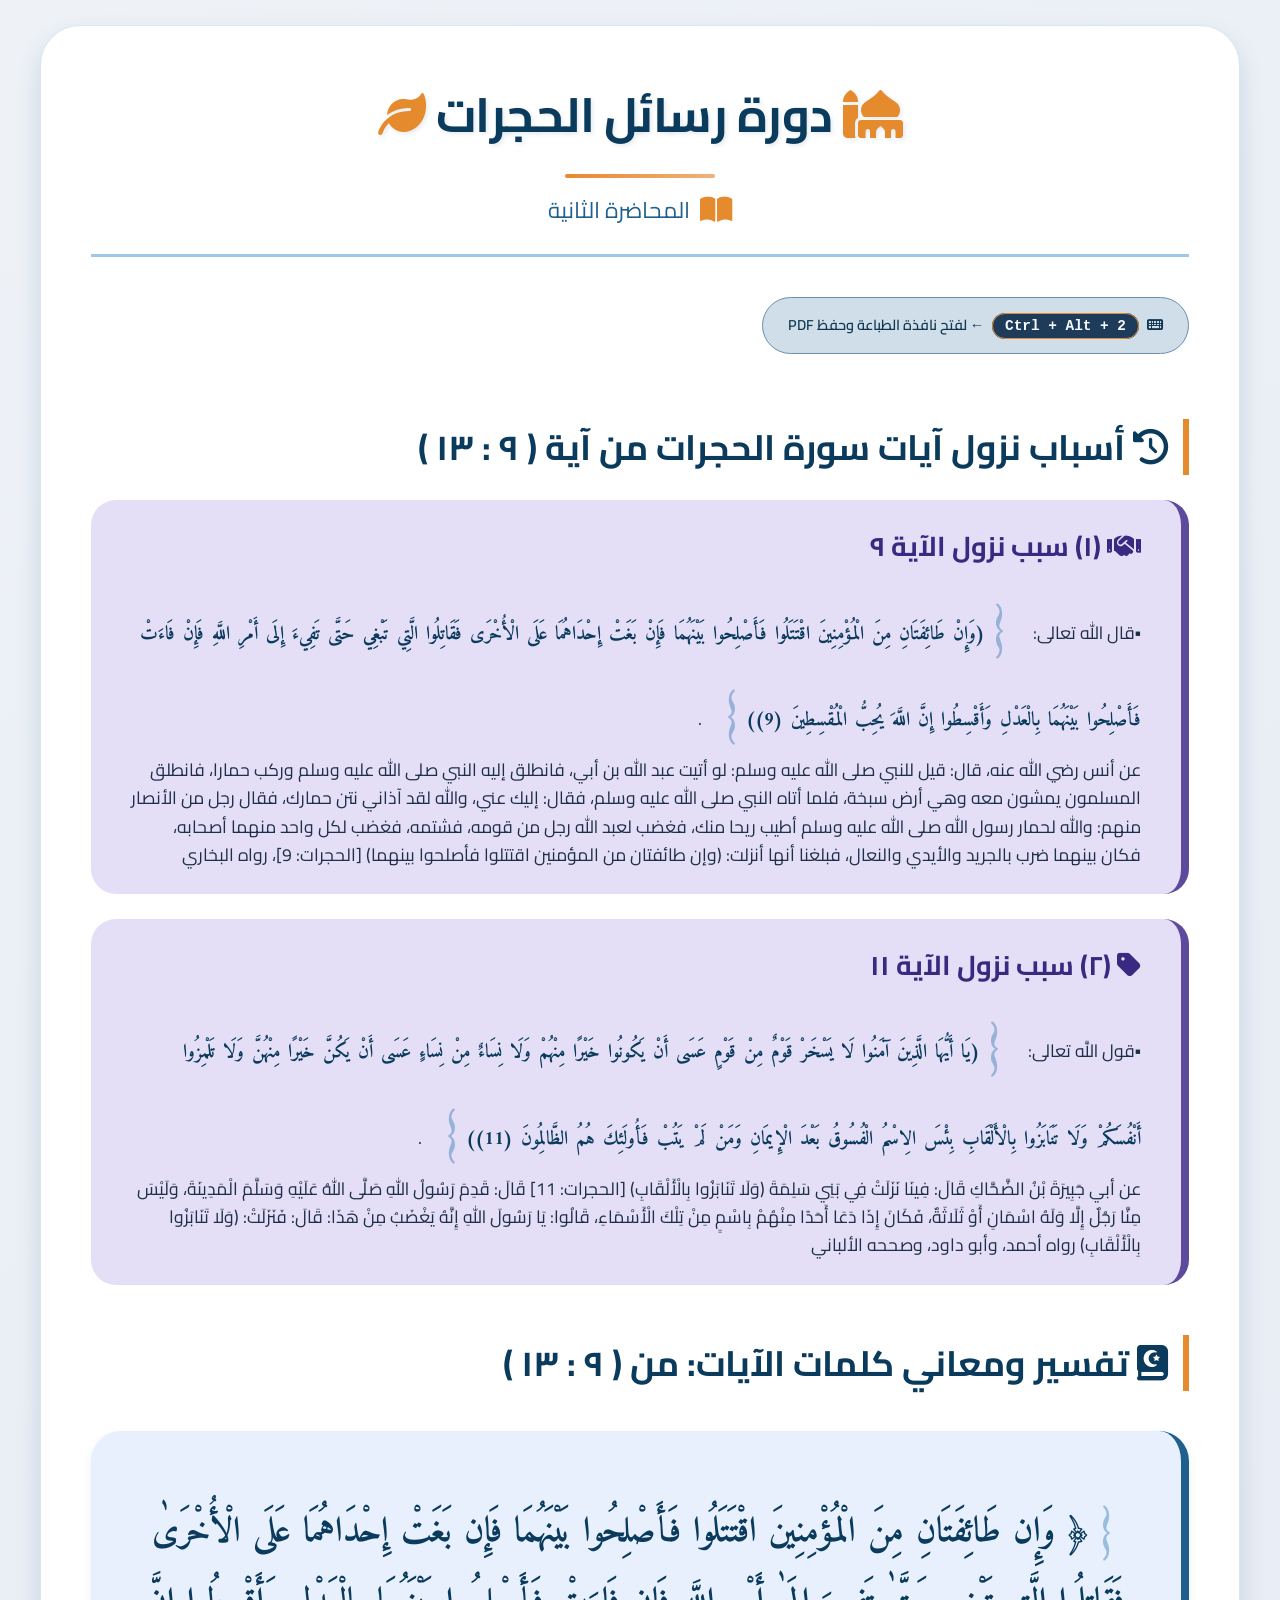
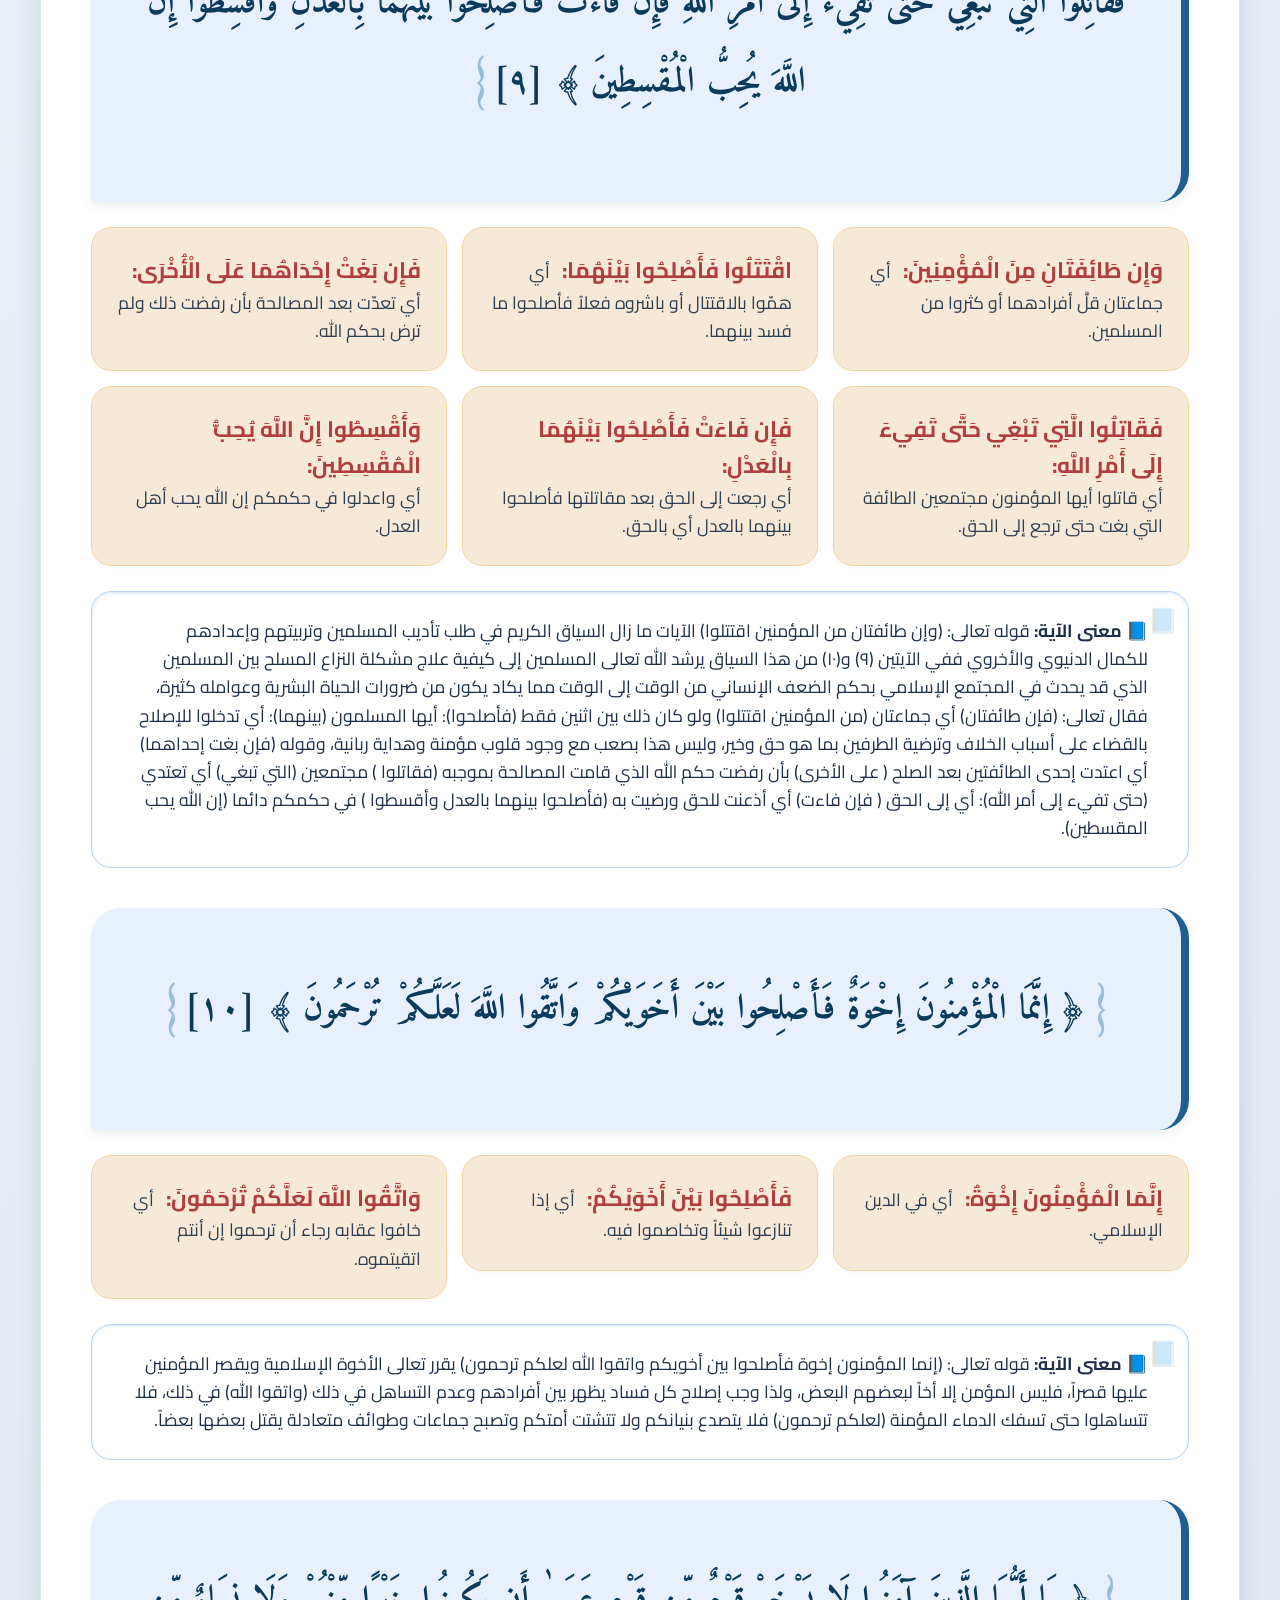
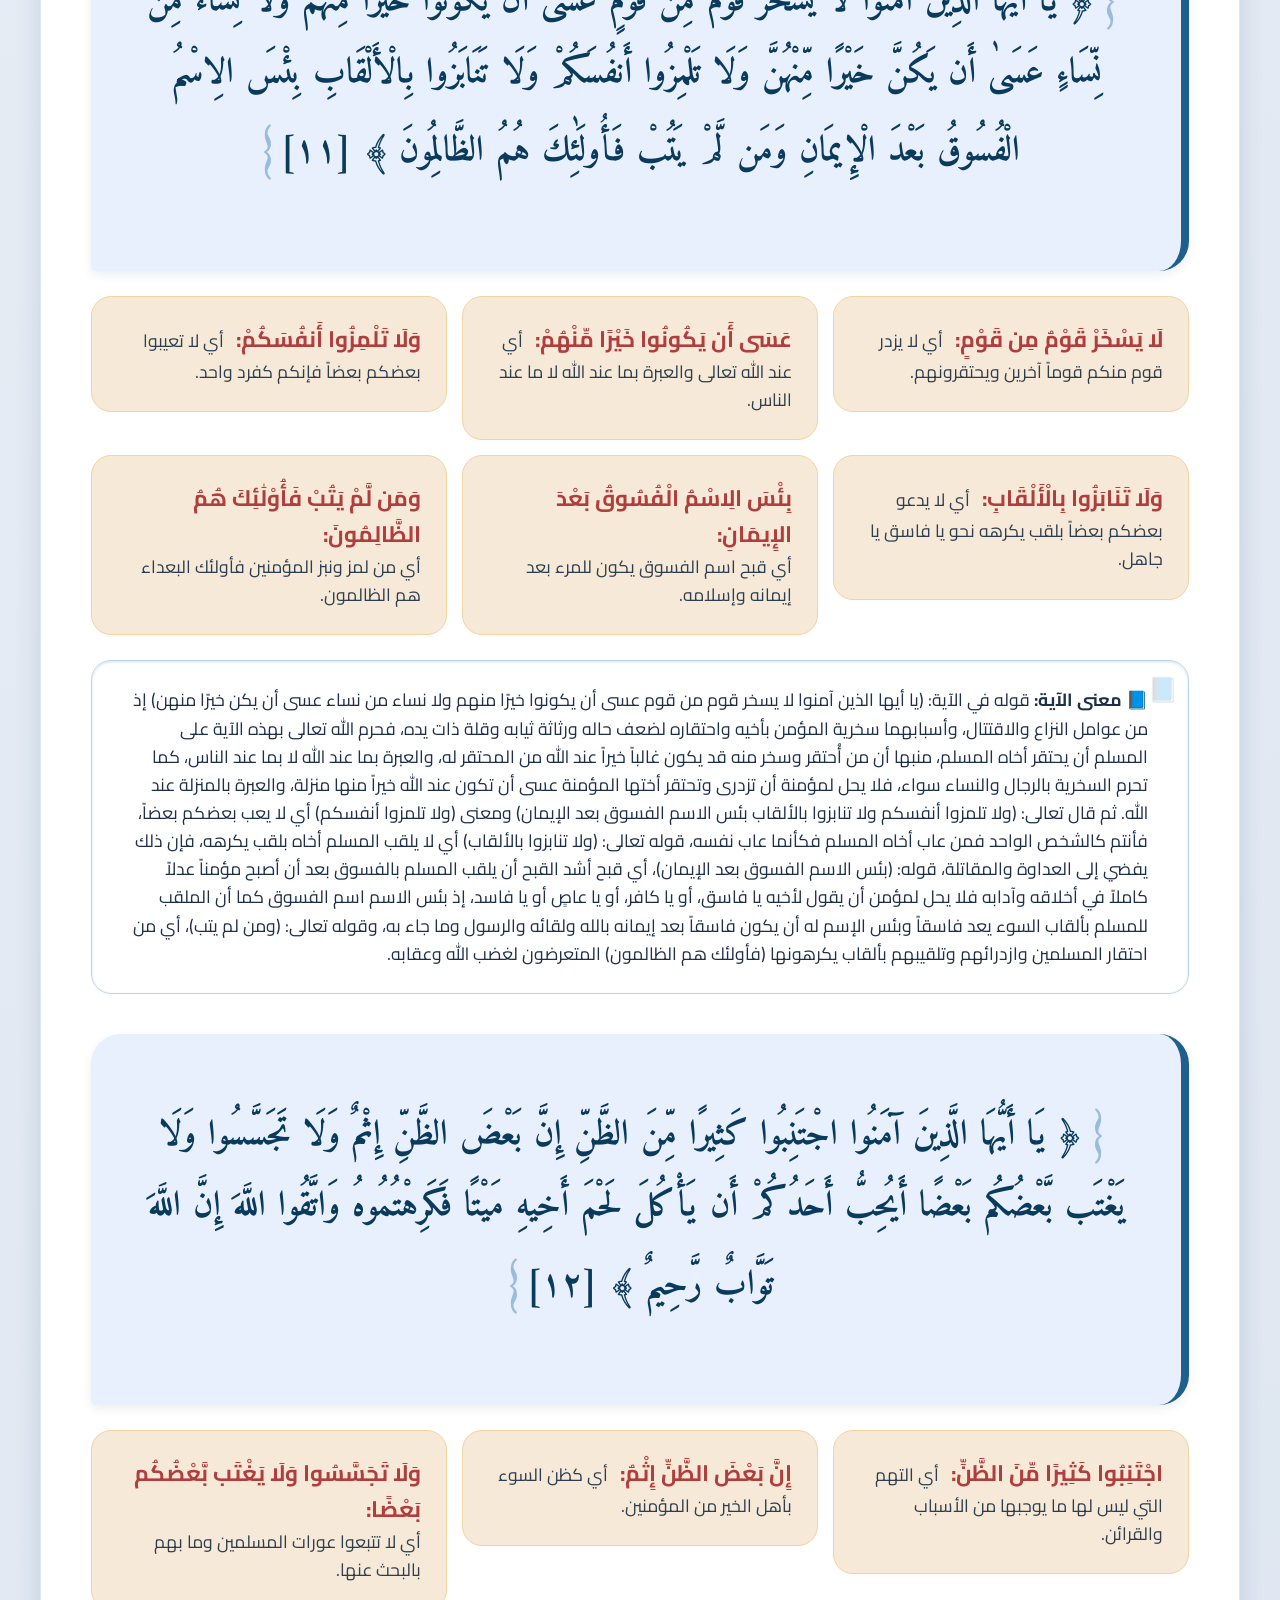
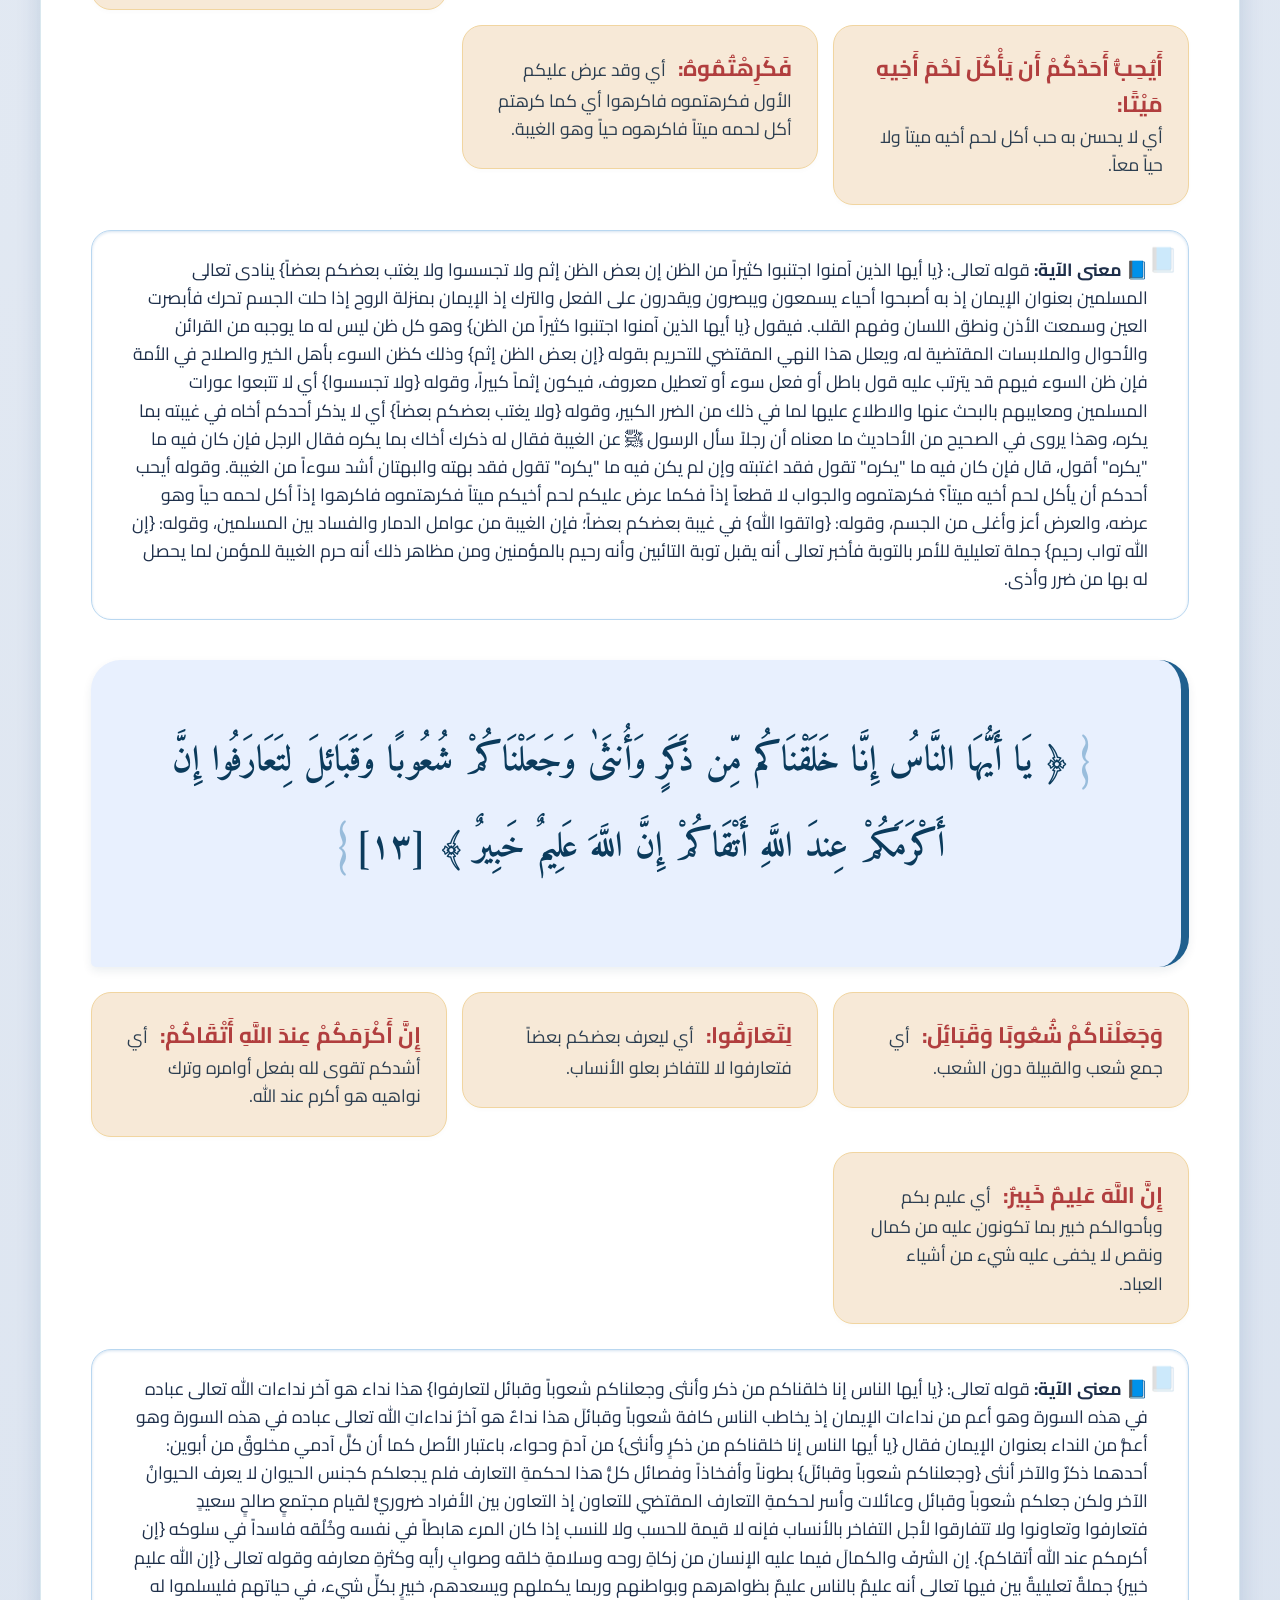
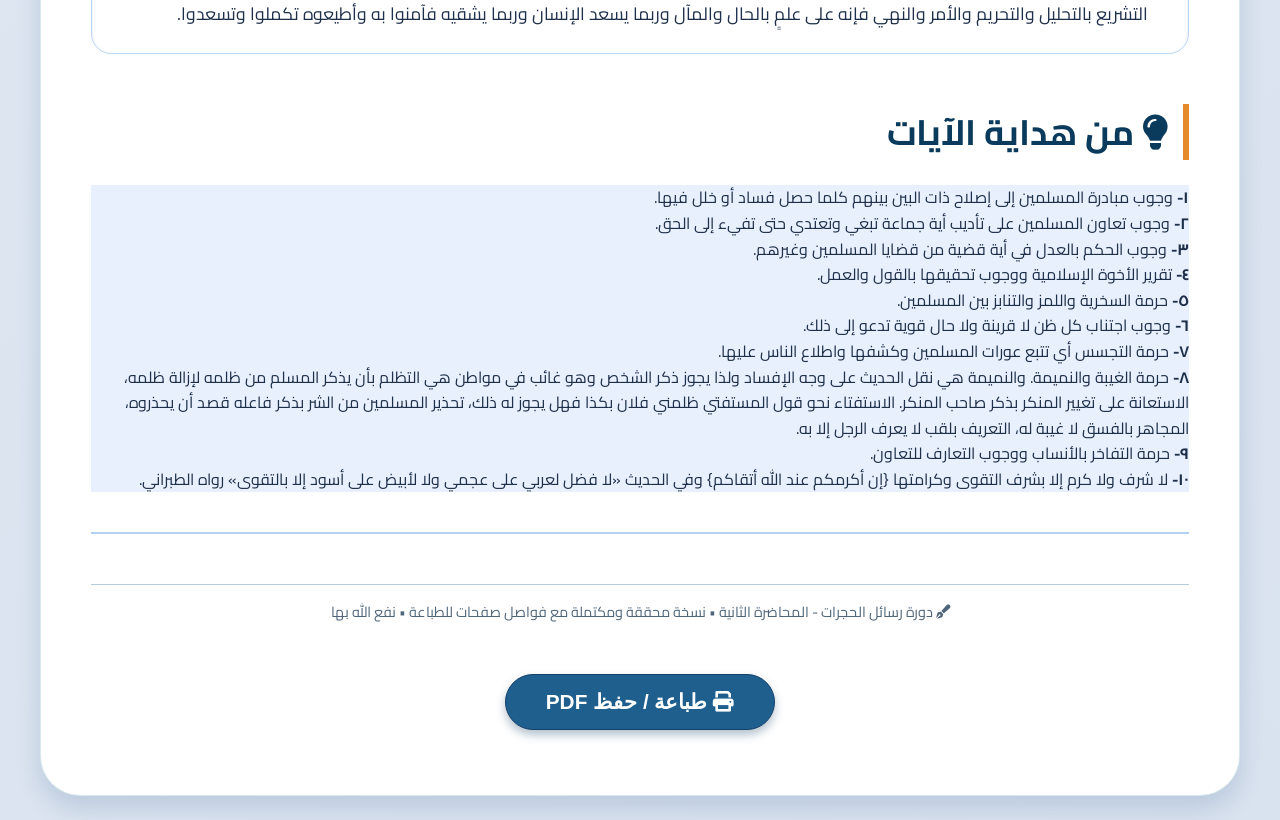
<file: Hugurat2.html>
<!DOCTYPE html>
<html lang="ar" dir="rtl">
<head>
    <meta charset="UTF-8">
    <meta name="viewport" content="width=device-width, initial-scale=1.0, maximum-scale=1.5, user-scalable=yes">
    <title>دورة رسائل الحجرات - المحاضرة الثانية</title>
    <!-- الخطوط العربية -->
    <link rel="preconnect" href="https://fonts.googleapis.com">
    <link rel="preconnect" href="https://fonts.gstatic.com" crossorigin>
    <link href="https://fonts.googleapis.com/css2?family=Amiri:ital,wght@0,400;0,700;1,400&family=Cairo:wght@400;600;700&display=swap" rel="stylesheet">
    <!-- Font Awesome للأيقونات -->
    <link rel="stylesheet" href="https://cdnjs.cloudflare.com/ajax/libs/font-awesome/6.0.0-beta3/css/all.min.css">
    
    <style>
        /* ===== المتغيرات العامة ===== */
        :root {
            --primary-dark: #0b3b5c;
            --primary-medium: #1f5f8e;
            --primary-light: #4a89b9;
            --primary-soft: #e8f0fe;
            --accent-warm: #e68a2e;
            --accent-soft: #f7e9d7;
            --accent-border: #f1d5a0;
            --neutral-white: #ffffff;
            --neutral-bg: #f8f9fa;
            --neutral-border: #dee2e6;
            --text-dark: #1e2f4a;
            --text-medium: #2c3e50;
            --text-soft: #4f6579;
            --shadow-sm: 0 4px 10px rgba(0, 45, 80, 0.08);
            --shadow-md: 0 12px 24px rgba(0, 60, 120, 0.15);
            --shadow-lg: 0 30px 60px rgba(0, 0, 0, 0.3);
            --gradient-bg: linear-gradient(145deg, #eef2f7 0%, #d9e2ef 100%);
            --gradient-progress: linear-gradient(90deg, #e68a2e, #f0b27a);
            --border-radius-lg: 40px;
            --border-radius-md: 30px;
            --border-radius-sm: 20px;
            --border-radius-xs: 15px;
            --transition-default: all 0.3s ease;
            
            /* أحجام الخطوط المتغيرة */
            --font-size-xl: clamp(2rem, 5vw, 3rem);
            --font-size-lg: clamp(1.4rem, 4vw, 2rem);
            --font-size-md: clamp(1.1rem, 3vw, 1.4rem);
            --font-size-sm: clamp(0.9rem, 2.5vw, 1.1rem);
            --font-size-xs: clamp(0.8rem, 2vw, 0.9rem);
            
            /* المسافات المتغيرة */
            --spacing-xs: clamp(5px, 2vw, 10px);
            --spacing-sm: clamp(10px, 3vw, 15px);
            --spacing-md: clamp(15px, 4vw, 25px);
            --spacing-lg: clamp(20px, 5vw, 40px);
            --spacing-xl: clamp(30px, 6vw, 50px);
        }

        /* ===== إعدادات أساسية ===== */
        * {
            margin: 0;
            padding: 0;
            box-sizing: border-box;
        }

        html {
            font-size: 16px;
            scroll-behavior: smooth;
        }

        body {
            font-family: 'Cairo', sans-serif;
            background: var(--gradient-bg);
            color: var(--text-dark);
            line-height: 1.6;
            min-height: 100vh;
            padding: var(--spacing-md);
            -webkit-font-smoothing: antialiased;
            -moz-osx-font-smoothing: grayscale;
        }

        /* ===== الحاوية الرئيسية ===== */
        .container {
            max-width: 1200px;
            margin: 0 auto;
            background-color: var(--neutral-white);
            box-shadow: var(--shadow-md);
            border-radius: var(--border-radius-lg);
            overflow: hidden;
            padding: var(--spacing-xl);
            border: 1px solid rgba(0, 105, 150, 0.15);
            transition: var(--transition-default);
            width: 100%;
        }

        .container:hover {
            box-shadow: var(--shadow-lg);
        }

        /* ===== تنسيقات الطباعة المحسنة ===== */
        @media print {
            body {
                background: white;
                padding: 0.5cm;
            }
            
            .container {
                box-shadow: none;
                border: 1px solid #b0c4de;
                border-radius: 0;
                padding: 1cm;
                max-width: 100%;
                margin: 0 auto;
            }
            
            .no-print {
                display: none !important;
            }
            
            .aya-text {
                font-size: 18pt !important;
                line-height: 1.6 !important;
                page-break-inside: avoid;
            }
            
            .meaning-item {
                break-inside: avoid;
                page-break-inside: avoid;
            }
            
            .aya-card {
                page-break-inside: avoid;
                break-inside: avoid;
            }
            
            h1, h2, h3, .section-title {
                page-break-after: avoid;
            }
            
            /* فواصل الصفحات الذكية */
            .page-break {
                page-break-before: always;
                break-before: page;
                margin-top: 2cm;
            }
            
            .page-break-avoid {
                page-break-inside: avoid;
                break-inside: avoid;
            }
            
            /* تجنب فصل العناوين عن المحتوى */
            h1, h2, h3, h4, .section-title, .subhead {
                page-break-after: avoid;
            }
            
            /* تأكد من أن الصفحات تبدأ بشكل مناسب */
            .force-new-page {
                page-break-before: always;
                break-before: page;
            }
            
            /* تحسين الهوامش للطباعة */
            @page {
                margin: 2cm;
                size: A4;
            }
            
            @page :first {
                margin-top: 3cm;
            }
            
            /* تنسيق العناوين الرئيسية في الطباعة */
            .section-title {
                margin-top: 1.5cm;
            }
        }

        /* ===== فواصل الصفحات للشاشة ===== */
        .page-break {
            display: block;
            height: 1px;
            background: linear-gradient(90deg, transparent, var(--primary-light), transparent);
            margin: var(--spacing-xl) 0;
        }
        
        @media screen {
            .page-break {
                display: none; /* إخفاء فواصل الصفحات على الشاشة */
            }
        }

        /* ===== العناوين الرئيسية ===== */
        h1 {
            font-size: var(--font-size-xl);
            color: var(--primary-dark);
            text-align: center;
            margin-bottom: var(--spacing-sm);
            font-weight: 700;
            letter-spacing: -0.5px;
            text-shadow: 2px 2px 4px rgba(0, 60, 100, 0.1);
            position: relative;
            padding-bottom: var(--spacing-md);
            display: flex;
            align-items: center;
            justify-content: center;
            flex-wrap: wrap;
            gap: 10px;
        }

        h1::after {
            content: '';
            position: absolute;
            bottom: 0;
            left: 50%;
            transform: translateX(-50%);
            width: min(150px, 30%);
            height: 4px;
            background: var(--gradient-progress);
            border-radius: 2px;
        }

        .subhead {
            text-align: center;
            font-size: var(--font-size-md);
            color: var(--primary-medium);
            margin-bottom: var(--spacing-lg);
            padding-bottom: var(--spacing-md);
            border-bottom: 3px solid #a0c6e9;
            font-weight: 400;
            display: flex;
            align-items: center;
            justify-content: center;
            flex-wrap: wrap;
            gap: 10px;
        }

        .subhead i {
            font-size: clamp(1.4rem, 4vw, 1.8rem);
            color: var(--accent-warm);
        }

        /* ===== بطاقات الآيات ===== */
        .aya-card {
            background: var(--primary-soft);
            padding: var(--spacing-lg);
            border-radius: var(--border-radius-md) var(--border-radius-md) var(--border-radius-md) 5px;
            margin: var(--spacing-lg) 0 var(--spacing-md);
            border-right: 8px solid var(--primary-medium);
            box-shadow: var(--shadow-sm);
            transition: var(--transition-default);
            width: 100%;
            overflow-x: auto;
            -webkit-overflow-scrolling: touch;
        }

        .aya-card:hover {
            transform: translateY(-3px);
            box-shadow: var(--shadow-md);
        }

        .aya-text {
            font-family: 'Amiri', serif;
            font-size: clamp(1.4rem, 5vw, 2.2rem);
            line-height: 1.8;
            text-align: center;
            color: var(--primary-dark);
            margin-bottom: var(--spacing-md);
            word-spacing: 2px;
            font-weight: 700;
            position: relative;
            padding: var(--spacing-sm);
            white-space: normal;
            word-break: break-word;
        }

        .aya-text::before,
        .aya-text::after {
            font-family: 'Amiri', serif;
            font-size: clamp(2rem, 6vw, 3rem);
            color: var(--primary-light);
            opacity: 0.5;
            margin: 0 5px;
        }

        .aya-text::before {
            content: '{';
        }

        .aya-text::after {
            content: '}';
        }

        /* ===== أقسام المعاني والتفسير ===== */
        .section-title {
            font-size: clamp(1.6rem, 4vw, 2.2rem);
            font-weight: 700;
            color: var(--primary-dark);
            margin-top: var(--spacing-xl);
            margin-bottom: var(--spacing-md);
            padding-right: var(--spacing-sm);
            border-right: 6px solid var(--accent-warm);
            position: relative;
            word-break: break-word;
        }

        .section-subtitle {
            font-size: clamp(1.3rem, 3.5vw, 1.8rem);
            font-weight: 600;
            color: var(--primary-medium);
            margin: var(--spacing-md) 0 var(--spacing-sm);
            background: var(--accent-soft);
            display: inline-block;
            padding: 5px 20px;
            border-radius: 50px;
            border: 1px solid var(--accent-border);
            max-width: 100%;
            word-break: break-word;
        }

        /* ===== شبكة المعاني ===== */
        .meanings-grid {
            display: grid;
            grid-template-columns: repeat(auto-fit, minmax(min(280px, 100%), 1fr));
            gap: var(--spacing-sm);
            margin: var(--spacing-sm) 0 var(--spacing-md);
        }

        .meaning-item {
            background: var(--accent-soft);
            padding: var(--spacing-md);
            border-radius: var(--border-radius-sm);
            border: 1px solid var(--accent-border);
            box-shadow: 0 2px 5px rgba(0, 0, 0, 0.02);
            transition: var(--transition-default);
            height: fit-content;
        }

        .meaning-item:hover {
            transform: translateY(-2px);
            box-shadow: 0 5px 15px rgba(0, 0, 0, 0.05);
        }

        .meaning-item strong {
            color: #b13e3e;
            font-size: var(--font-size-md);
            display: inline-block;
            margin-left: 8px;
            font-weight: 700;
        }

        .meaning-item span {
            color: var(--text-medium);
            font-size: var(--font-size-sm);
        }

        /* ===== التفسير ===== */
        .interpretation {
            background: var(--neutral-white);
            padding: var(--spacing-md) var(--spacing-lg);
            border-radius: var(--border-radius-sm);
            margin: var(--spacing-sm) 0 var(--spacing-md);
            border: 1px solid #b9d7f0;
            box-shadow: inset 0 1px 3px #d4e2f0;
            font-size: var(--font-size-sm);
            position: relative;
            overflow: hidden;
            word-break: break-word;
        }

        .interpretation::before {
            content: '📘';
            position: absolute;
            top: 10px;
            right: 10px;
            font-size: 1.5rem;
            opacity: 0.2;
            pointer-events: none;
        }

        /* ===== صناديق المعلومات ===== */
        .insight-box {
            background: #d4e6f5;
            padding: var(--spacing-lg);
            border-radius: var(--border-radius-md) 10px var(--border-radius-md) 10px;
            margin: var(--spacing-lg) 0;
            border: 2px dashed var(--primary-medium);
            position: relative;
            word-break: break-word;
        }

        .insight-box p {
            font-size: var(--font-size-md);
            margin-bottom: var(--spacing-sm);
        }

        .insight-box i {
            color: var(--primary-medium);
            font-weight: bold;
        }

        /* ===== أسباب النزول ===== */
        .revelation-box {
            background: #e4def7;
            padding: var(--spacing-md) var(--spacing-lg);
            border-radius: 25px;
            margin: var(--spacing-md) 0;
            border-right: 8px solid #5d4a9c;
            transition: var(--transition-default);
            word-break: break-word;
        }

        .revelation-box:hover {
            transform: translateX(-5px);
            box-shadow: var(--shadow-sm);
        }

        .revelation-box h4 {
            font-size: clamp(1.3rem, 3vw, 1.7rem);
            color: #3a2980;
            margin-bottom: var(--spacing-sm);
            word-break: break-word;
        }

        .revelation-box p {
            font-size: var(--font-size-sm);
        }

        /* ===== رابط السور ===== */
        .link-box {
            background: #d2f0f0;
            padding: var(--spacing-md) var(--spacing-lg);
            border-radius: 25px;
            margin: var(--spacing-md) 0;
            border-right: 6px solid #1f7a7a;
            font-size: var(--font-size-sm);
            transition: var(--transition-default);
            word-break: break-word;
        }

        .link-box:hover {
            background: #c0e8e8;
            transform: translateX(-5px);
        }

        /* ===== الشارات ===== */
        .badge {
            background: var(--accent-warm);
            color: #1a2b3c;
            font-weight: 700;
            padding: 5px 15px;
            border-radius: 30px;
            display: inline-block;
            margin-bottom: var(--spacing-sm);
            font-size: clamp(1.1rem, 3vw, 1.4rem);
            box-shadow: 0 2px 5px rgba(0,0,0,0.1);
            word-break: break-word;
        }

        /* ===== معلومات اختصار الطباعة ===== */
        .print-shortcut-info {
            background: #cfdee9;
            color: #113750;
            padding: var(--spacing-sm) var(--spacing-md);
            border-radius: 40px;
            display: inline-block;
            font-size: var(--font-size-xs);
            margin-bottom: var(--spacing-sm);
            font-weight: 600;
            border: 1px solid #6d8eac;
            animation: pulse 2s infinite;
            width: fit-content;
            max-width: 100%;
            word-break: break-word;
        }

        @keyframes pulse {
            0% { opacity: 1; }
            50% { opacity: 0.8; }
            100% { opacity: 1; }
        }

        .shortcut-badge {
            background: #1e3b5a;
            color: #f5f9ff;
            font-family: monospace;
            font-size: var(--font-size-xs);
            padding: 4px 12px;
            border-radius: 30px;
            border: 1px solid var(--accent-warm);
            margin: 0 5px;
            white-space: nowrap;
        }

        /* ===== زر الطباعة ===== */
        .button-print {
            display: block;
            width: fit-content;
            margin: var(--spacing-xl) auto var(--spacing-sm);
            background: var(--primary-medium);
            color: white;
            border: none;
            padding: var(--spacing-sm) var(--spacing-lg);
            font-size: clamp(1rem, 3vw, 1.3rem);
            border-radius: 50px;
            cursor: pointer;
            transition: var(--transition-default);
            box-shadow: 0 5px 10px rgba(0, 50, 90, 0.3);
            border: 1px solid #12406b;
            font-weight: 600;
            position: relative;
            overflow: hidden;
            -webkit-tap-highlight-color: transparent;
        }

        .button-print::before {
            content: '';
            position: absolute;
            top: 50%;
            left: 50%;
            width: 0;
            height: 0;
            border-radius: 50%;
            background: rgba(255, 255, 255, 0.3);
            transform: translate(-50%, -50%);
            transition: width 0.6s, height 0.6s;
        }

        .button-print:hover::before {
            width: 300px;
            height: 300px;
        }

        .button-print:hover {
            background: #12406b;
            transform: scale(1.02);
            box-shadow: 0 8px 16px rgba(0, 40, 70, 0.4);
        }

        .button-print:active {
            transform: scale(0.98);
        }

        /* ===== تذييل الصفحة ===== */
        footer {
            margin-top: var(--spacing-xl);
            text-align: center;
            color: var(--text-soft);
            font-size: var(--font-size-xs);
            border-top: 1px solid #b6ccda;
            padding-top: var(--spacing-sm);
            word-break: break-word;
        }

        /* ===== خط فاصل ===== */
        hr {
            border: 1px solid #b3d2f0;
            margin: var(--spacing-lg) 0;
            width: 100%;
        }

        /* ===== شارة الأرقام ===== */
        .number-badge {
            background: var(--accent-warm);
            color: white;
            border-radius: 50%;
            width: 30px;
            height: 30px;
            min-width: 30px;
            display: inline-flex;
            align-items: center;
            justify-content: center;
            font-weight: bold;
            margin-left: 10px;
            box-shadow: 0 2px 5px rgba(0,0,0,0.2);
        }

        /* ===== قائمة منقطة ===== */
        .styled-list {
            list-style-type: none;
            padding-right: var(--spacing-md);
        }
        
        .styled-list li {
            margin-bottom: var(--spacing-xs);
            position: relative;
            padding-right: 25px;
        }
        
        .styled-list li::before {
            content: "•";
            color: var(--accent-warm);
            font-weight: bold;
            font-size: 1.5rem;
            position: absolute;
            right: 0;
            top: -5px;
        }

        /* ===== تحسينات للموبايل ===== */
        @media (max-width: 480px) {
            body {
                padding: 8px;
            }
            
            .container {
                padding: var(--spacing-md);
                border-radius: 25px;
            }
            
            .aya-card {
                padding: var(--spacing-md);
                border-right-width: 6px;
            }
            
            .meaning-item {
                padding: var(--spacing-sm);
            }
            
            .shortcut-badge {
                white-space: normal;
                display: inline-block;
                margin: 5px 0;
            }
            
            .print-shortcut-info {
                text-align: center;
                width: 100%;
            }
        }

        /* ===== تحسينات للتابلت ===== */
        @media (min-width: 481px) and (max-width: 768px) {
            .container {
                padding: var(--spacing-lg);
            }
            
            .meanings-grid {
                grid-template-columns: repeat(2, 1fr);
            }
        }

        /* ===== تحسينات للشاشات الكبيرة ===== */
        @media (min-width: 1400px) {
            .container {
                max-width: 1400px;
            }
            
            .meanings-grid {
                grid-template-columns: repeat(4, 1fr);
            }
        }

        /* ===== تحسينات اللمس للموبايل ===== */
        @media (hover: none) and (pointer: coarse) {
            .aya-card:hover,
            .meaning-item:hover,
            .way-card:hover,
            .button-print:hover {
                transform: none;
            }
            
            .button-print {
                padding: 15px 40px;
            }
        }

        /* ===== تحسينات للقراءة ===== */
        ::selection {
            background: var(--accent-warm);
            color: white;
        }

        /* ===== سكرول مخصص ===== */
        ::-webkit-scrollbar {
            width: 8px;
            height: 8px;
        }

        ::-webkit-scrollbar-track {
            background: var(--primary-soft);
        }

        ::-webkit-scrollbar-thumb {
            background: var(--primary-medium);
            border-radius: 4px;
        }

        ::-webkit-scrollbar-thumb:hover {
            background: var(--primary-dark);
        }

        /* ===== أنيميشن خفيف ===== */
        @keyframes fadeIn {
            from { opacity: 0; transform: translateY(20px); }
            to { opacity: 1; transform: translateY(0); }
        }

        .aya-card, .section-title, .meaning-item {
            animation: fadeIn 0.5s ease-out;
        }

        /* ===== أدوات مساعدة للعرض ===== */
        .text-center {
            text-align: center;
        }
        
        .w-100 {
            width: 100%;
        }
        
        .overflow-auto {
            overflow: auto;
            -webkit-overflow-scrolling: touch;
        }
        
        /* منع تجاوز النص */
        p, h1, h2, h3, h4, .aya-text {
            overflow-wrap: break-word;
            word-wrap: break-word;
            -webkit-hyphens: auto;
            -ms-hyphens: auto;
            hyphens: auto;
        }
        
        /* تنسيق خاص للنقاط */
        .dot-point {
            margin-bottom: 10px;
            padding-right: 20px;
            position: relative;
        }
        
        .dot-point::before {
            content: "•";
            color: var(--accent-warm);
            font-weight: bold;
            font-size: 1.2rem;
            position: absolute;
            right: 0;
        }
    </style>
</head>
<body>
    <div class="container">
        <!-- العنوان الرئيسي -->
        <h1>
            <i class="fas fa-mosque" style="color: #e68a2e;"></i> 
            دورة رسائل الحجرات 
            <i class="fas fa-leaf" style="color: #e68a2e;"></i>
        </h1>
        <div class="subhead">
            <i class="fas fa-book-open"></i> 
            المحاضرة الثانية
        </div>

        <!-- معلومات اختصار الطباعة -->
        <div class="print-shortcut-info no-print">
            <i class="fas fa-keyboard"></i> 
            <span class="shortcut-badge">Ctrl + Alt + 2</span> 
            ← لفتح نافذة الطباعة وحفظ PDF
        </div>

        <!-- ================ صفحة 1: أسباب النزول ================ -->
        <div class="page-break-avoid">
            <div class="section-title"><i class="fas fa-history"></i> أسباب نزول آيات سورة الحجرات من آية ( ٩ : ١٣ )</div>
            
            <div class="revelation-box">
                <h4><i class="fas fa-handshake"></i> (١) سبب نزول الآية ٩</h4>
                <p>▪️قال الله تعالى: <span class="aya-text" style="font-size: 1.2rem; display: inline;">(وَإِنْ طَائِفَتَانِ مِنَ الْمُؤْمِنِينَ اقْتَتَلُوا فَأَصْلِحُوا بَيْنَهُمَا فَإِنْ بَغَتْ إِحْدَاهُمَا عَلَى الْأُخْرَى فَقَاتِلُوا الَّتِي تَبْغِي حَتَّى تَفِيءَ إِلَى أَمْرِ اللَّهِ فَإِنْ فَاءَتْ فَأَصْلِحُوا بَيْنَهُمَا بِالْعَدْلِ وَأَقْسِطُوا إِنَّ اللَّهَ يُحِبُّ الْمُقْسِطِينَ (9))</span>.</p>
                <p>عن أنس رضي الله عنه، قال: قيل للنبي صلى الله عليه وسلم: لو أتيت عبد الله بن أبي، فانطلق إليه النبي صلى الله عليه وسلم وركب حمارا، فانطلق المسلمون يمشون معه وهي أرض سبخة، فلما أتاه النبي صلى الله عليه وسلم، فقال: إليك عني، والله لقد آذاني نتن حمارك، فقال رجل من الأنصار منهم: والله لحمار رسول الله صلى الله عليه وسلم أطيب ريحا منك، فغضب لعبد الله رجل من قومه، فشتمه، فغضب لكل واحد منهما أصحابه، فكان بينهما ضرب بالجريد والأيدي والنعال، فبلغنا أنها أنزلت: (وإن طائفتان من المؤمنين اقتتلوا فأصلحوا بينهما) [الحجرات: 9]، رواه البخاري</p>
            </div>
        </div>

        <div class="page-break"></div>

        <div class="page-break-avoid">
            <div class="revelation-box">
                <h4><i class="fas fa-tag"></i> (٢) سبب نزول الآية ١١</h4>
                <p>▪️قول اللَّه تعالى: <span class="aya-text" style="font-size: 1.2rem; display: inline;">(يَا أَيُّهَا الَّذِينَ آمَنُوا لَا يَسْخَرْ قَوْمٌ مِنْ قَوْمٍ عَسَى أَنْ يَكُونُوا خَيْرًا مِنْهُمْ وَلَا نِسَاءٌ مِنْ نِسَاءٍ عَسَى أَنْ يَكُنَّ خَيْرًا مِنْهُنَّ وَلَا تَلْمِزُوا أَنْفُسَكُمْ وَلَا تَنَابَزُوا بِالْأَلْقَابِ بِئْسَ الِاسْمُ الْفُسُوقُ بَعْدَ الْإِيمَانِ وَمَنْ لَمْ يَتُبْ فَأُولَئِكَ هُمُ الظَّالِمُونَ (11))</span>.</p>
                <p>عن أبي جَبِيرَةَ بْنُ الضَّحَّاكِ قَالَ: فِينَا نَزَلَتْ فِي بَنِي سَلِمَةَ (وَلَا تَنَابَزُوا بِالْأَلْقَابِ) [الحجرات: 11] قَالَ: قَدِمَ رَسُولُ اللهِ صَلَّى اللهُ عَلَيْهِ وَسَلَّمَ الْمَدِينَةَ، وَلَيْسَ مِنَّا رَجُلٌ إِلَّا وَلَهُ اسْمَانِ أَوْ ثَلَاثَةٌ، فَكَانَ إِذَا دَعَا أَحَدًا مِنْهُمْ بِاسْمٍ مِنْ تِلْكَ الْأَسْمَاءِ، قَالُوا: يَا رَسُولَ اللهِ إِنَّهُ يَغْضَبُ مِنْ هَذَا: قَالَ: فَنَزَلَتْ: (وَلَا تَنَابَزُوا بِالْأَلْقَابِ) رواه أحمد، وأبو داود، وصححه الألباني</p>
            </div>
        </div>

        <div class="page-break"></div>

        <!-- ================ صفحة 2: تفسير الآية 9 ================ -->
        <div class="page-break-avoid">
            <div class="section-title"><i class="fas fa-quran"></i> تفسير ومعاني كلمات الآيات: من ( ٩ : ١٣ )</div>
            
            <div class="aya-card">
                <div class="aya-text">﴿ وَإِن طَائِفَتَانِ مِنَ الْمُؤْمِنِينَ اقْتَتَلُوا فَأَصْلِحُوا بَيْنَهُمَا فَإِن بَغَتْ إِحْدَاهُمَا عَلَى الْأُخْرَىٰ فَقَاتِلُوا الَّتِي تَبْغِي حَتَّىٰ تَفِيءَ إِلَىٰ أَمْرِ اللَّهِ فَإِن فَاءَتْ فَأَصْلِحُوا بَيْنَهُمَا بِالْعَدْلِ وَأَقْسِطُوا إِنَّ اللَّهَ يُحِبُّ الْمُقْسِطِينَ ﴾ [٩]</div>
            </div>
            
            <div class="meanings-grid">
                <div class="meaning-item"><strong>وَإِن طَائِفَتَانِ مِنَ الْمُؤْمِنِينَ:</strong> <span>أي جماعتان قلَّ أفرادهما أو كثروا من المسلمين.</span></div>
                <div class="meaning-item"><strong>اقْتَتَلُوا فَأَصْلِحُوا بَيْنَهُمَا:</strong> <span>أي همّوا بالاقتتال أو باشروه فعلاً فأصلحوا ما فسد بينهما.</span></div>
                <div class="meaning-item"><strong>فَإِن بَغَتْ إِحْدَاهُمَا عَلَى الْأُخْرَى:</strong> <span>أي تعدّت بعد المصالحة بأن رفضت ذلك ولم ترض بحكم الله.</span></div>
                <div class="meaning-item"><strong>فَقَاتِلُوا الَّتِي تَبْغِي حَتَّى تَفِيءَ إِلَى أَمْرِ اللَّهِ:</strong> <span>أي قاتلوا أيها المؤمنون مجتمعين الطائفة التي بغت حتى ترجع إلى الحق.</span></div>
                <div class="meaning-item"><strong>فَإِن فَاءَتْ فَأَصْلِحُوا بَيْنَهُمَا بِالْعَدْلِ:</strong> <span>أي رجعت إلى الحق بعد مقاتلتها فأصلحوا بينهما بالعدل أي بالحق.</span></div>
                <div class="meaning-item"><strong>وَأَقْسِطُوا إِنَّ اللَّهَ يُحِبُّ الْمُقْسِطِينَ:</strong> <span>أي واعدلوا في حكمكم إن الله يحب أهل العدل.</span></div>
            </div>
            
            <div class="interpretation">
                <strong>📘 معنى الآية:</strong> قوله تعالى: (وإن طائفتان من المؤمنين اقتتلوا) الآيات ما زال السياق الكريم في طلب تأديب المسلمين وتربيتهم وإعدادهم للكمال الدنيوي والأخروي ففي الآيتين (٩) و(١٠) من هذا السياق يرشد الله تعالى المسلمين إلى كيفية علاج مشكلة النزاع المسلح بين المسلمين الذي قد يحدث في المجتمع الإسلامي بحكم الضعف الإنساني من الوقت إلى الوقت مما يكاد يكون من ضرورات الحياة البشرية وعوامله كثيرة، فقال تعالى: (فإن طائفتان) أي جماعتان (من المؤمنين اقتتلوا) ولو كان ذلك بين اثنين فقط (فأصلحوا): أيها المسلمون (بينهما): أي تدخلوا للإصلاح بالقضاء على أسباب الخلاف وترضية الطرفين بما هو حق وخير، وليس هذا بصعب مع وجود قلوب مؤمنة وهداية ربانية، وقوله (فإن بغت إحداهما) أي اعتدت إحدى الطائفتين بعد الصلح ( على الأخرى) بأن رفضت حكم الله الذي قامت المصالحة بموجبه (فقاتلوا ) مجتمعين (التي تبغي) أي تعتدي (حتى تفيء إلى أمر الله): أي إلى الحق ( فإن فاءت) أي أذعنت للحق ورضيت به (فأصلحوا بينهما بالعدل وأقسطوا ) في حكمكم دائما (إن الله يحب المقسطين).
            </div>
        </div>

        <div class="page-break"></div>

        <!-- ================ صفحة 3: الآية 10 ================ -->
        <div class="page-break-avoid">
            <div class="aya-card">
                <div class="aya-text">﴿ إِنَّمَا الْمُؤْمِنُونَ إِخْوَةٌ فَأَصْلِحُوا بَيْنَ أَخَوَيْكُمْ وَاتَّقُوا اللَّهَ لَعَلَّكُمْ تُرْحَمُونَ ﴾ [١٠]</div>
            </div>
            
            <div class="meanings-grid">
                <div class="meaning-item"><strong>إِنَّمَا الْمُؤْمِنُونَ إِخْوَةٌ:</strong> <span>أي في الدين الإسلامي.</span></div>
                <div class="meaning-item"><strong>فَأَصْلِحُوا بَيْنَ أَخَوَيْكُمْ:</strong> <span>أي إذا تنازعوا شيئاً وتخاصموا فيه.</span></div>
                <div class="meaning-item"><strong>وَاتَّقُوا اللَّهَ لَعَلَّكُمْ تُرْحَمُونَ:</strong> <span>أي خافوا عقابه رجاء أن ترحموا إن أنتم اتقيتموه.</span></div>
            </div>
            
            <div class="interpretation">
                <strong>📘 معنى الآية:</strong> قوله تعالى: (إنما المؤمنون إخوة فأصلحوا بين أخويكم واتقوا الله لعلكم ترحمون) يقرر تعالى الأخوة الإسلامية ويقصر المؤمنين عليها قصراً، فليس المؤمن إلا أخاً لبعضهم البعض، ولذا وجب إصلاح كل فساد يظهر بين أفرادهم وعدم التساهل في ذلك (واتقوا الله) في ذلك، فلا تتساهلوا حتى تسفك الدماء المؤمنة (لعلكم ترحمون) فلا يتصدع بنيانكم ولا تتشتت أمتكم وتصبح جماعات وطوائف متعادلة يقتل بعضها بعضاً.
            </div>
        </div>

        <div class="page-break"></div>

        <!-- ================ صفحة 4: الآية 11 ================ -->
        <div class="page-break-avoid">
            <div class="aya-card">
                <div class="aya-text">﴿ يَا أَيُّهَا الَّذِينَ آمَنُوا لَا يَسْخَرْ قَوْمٌ مِّن قَوْمٍ عَسَىٰ أَن يَكُونُوا خَيْرًا مِّنْهُمْ وَلَا نِسَاءٌ مِّن نِّسَاءٍ عَسَىٰ أَن يَكُنَّ خَيْرًا مِّنْهُنَّ وَلَا تَلْمِزُوا أَنفُسَكُمْ وَلَا تَنَابَزُوا بِالْأَلْقَابِ بِئْسَ الِاسْمُ الْفُسُوقُ بَعْدَ الْإِيمَانِ وَمَن لَّمْ يَتُبْ فَأُولَٰئِكَ هُمُ الظَّالِمُونَ ﴾ [١١]</div>
            </div>
            
            <div class="meanings-grid">
                <div class="meaning-item"><strong>لَا يَسْخَرْ قَوْمٌ مِن قَوْمٍ:</strong> <span>أي لا يزدر قوم منكم قوماً آخرين ويحتقرونهم.</span></div>
                <div class="meaning-item"><strong>عَسَى أَن يَكُونُوا خَيْرًا مِّنْهُمْ:</strong> <span>أي عند الله تعالى والعبرة بما عند الله لا ما عند الناس.</span></div>
                <div class="meaning-item"><strong>وَلَا تَلْمِزُوا أَنفُسَكُمْ:</strong> <span>أي لا تعيبوا بعضكم بعضاً فإنكم كفرد واحد.</span></div>
                <div class="meaning-item"><strong>وَلَا تَنَابَزُوا بِالْأَلْقَابِ:</strong> <span>أي لا يدعو بعضكم بعضاً بلقب يكرهه نحو يا فاسق يا جاهل.</span></div>
                <div class="meaning-item"><strong>بِئْسَ الِاسْمُ الْفُسُوقُ بَعْدَ الإِيمَانِ:</strong> <span>أي قبح اسم الفسوق يكون للمرء بعد إيمانه وإسلامه.</span></div>
                <div class="meaning-item"><strong>وَمَن لَّمْ يَتُبْ فَأُوْلَٰئِكَ هُمُ الظَّالِمُونَ:</strong> <span>أي من لمز ونبز المؤمنين فأولئك البعداء هم الظالمون.</span></div>
            </div>
            
            <div class="interpretation">
                <strong>📘 معنى الآية:</strong> قوله في الآية: (يا أيها الذين آمنوا لا يسخر قوم من قوم عسى أن يكونوا خيرًا منهم ولا نساء من نساء عسى أن يكن خيرًا منهن) إذ من عوامل النزاع والاقتتال، وأسبابهما سخرية المؤمن بأخيه واحتقاره لضعف حاله ورثاثة ثيابه وقلة ذات يده، فحرم الله تعالى بهذه الآية على المسلم أن يحتقر أخاه المسلم، منبها أن من أُحتقر وسخر منه قد يكون غالباً خيراً عند الله من المحتقر له، والعبرة بما عند الله لا بما عند الناس، كما تحرم السخرية بالرجال والنساء سواء، فلا يحل لمؤمنة أن تزدرى وتحتقر أختها المؤمنة عسى أن تكون عند الله خيراً منها منزلة، والعبرة بالمنزلة عند الله. ثم قال تعالى: (ولا تلمزوا أنفسكم ولا تنابزوا بالألقاب بئس الاسم الفسوق بعد الإيمان) ومعنى (ولا تلمزوا أنفسكم) أي لا يعب بعضكم بعضاً، فأنتم كالشخص الواحد فمن عاب أخاه المسلم فكأنما عاب نفسه، قوله تعالى: (ولا تنابزوا بالألقاب) أي لا يلقب المسلم أخاه بلقب يكرهه، فإن ذلك يفضي إلى العداوة والمقاتلة، قوله: (بئس الاسم الفسوق بعد الإيمان)، أي قبح أشد القبح أن يلقب المسلم بالفسوق بعد أن أصبح مؤمناً عدلاً كاملاً في أخلاقه وآدابه فلا يحل لمؤمن أن يقول لأخيه يا فاسق، أو يا كافر، أو يا عاصٍ أو يا فاسد، إذ بئس الاسم اسم الفسوق كما أن الملقب للمسلم بألقاب السوء يعد فاسقاً وبئس الإسم له أن يكون فاسقاً بعد إيمانه بالله ولقائه والرسول وما جاء به، وقوله تعالى: (ومن لم يتب)، أي من احتقار المسلمين وازدرائهم وتلقيبهم بألقاب يكرهونها (فأولئك هم الظالمون) المتعرضون لغضب الله وعقابه.
            </div>
        </div>

        <div class="page-break"></div>

        <!-- ================ صفحة 5: الآية 12 ================ -->
        <div class="page-break-avoid">
            <div class="aya-card">
                <div class="aya-text">﴿ يَا أَيُّهَا الَّذِينَ آمَنُوا اجْتَنِبُوا كَثِيرًا مِّنَ الظَّنِّ إِنَّ بَعْضَ الظَّنِّ إِثْمٌ وَلَا تَجَسَّسُوا وَلَا يَغْتَب بَّعْضُكُم بَعْضًا أَيُحِبُّ أَحَدُكُمْ أَن يَأْكُلَ لَحْمَ أَخِيهِ مَيْتًا فَكَرِهْتُمُوهُ وَاتَّقُوا اللَّهَ إِنَّ اللَّهَ تَوَّابٌ رَّحِيمٌ ﴾ [١٢]</div>
            </div>
            
            <div class="meanings-grid">
                <div class="meaning-item"><strong>اجْتَنِبُوا كَثِيرًا مِّنَ الظَّنِّ:</strong> <span>أي التهم التي ليس لها ما يوجبها من الأسباب والقرائن.</span></div>
                <div class="meaning-item"><strong>إِنَّ بَعْضَ الظَّنِّ إِثْمٌ:</strong> <span>أي كظن السوء بأهل الخير من المؤمنين.</span></div>
                <div class="meaning-item"><strong>وَلَا تَجَسَّسُوا وَلَا يَغْتَب بَّعْضُكُم بَعْضًا:</strong> <span>أي لا تتبعوا عورات المسلمين وما بهم بالبحث عنها.</span></div>
                <div class="meaning-item"><strong>أَيُحِبُّ أَحَدُكُمْ أَن يَأْكُلَ لَحْمَ أَخِيهِ مَيْتًا:</strong> <span>أي لا يحسن به حب أكل لحم أخيه ميتاً ولا حياً معاً.</span></div>
                <div class="meaning-item"><strong>فَكَرِهْتُمُوهُ:</strong> <span>أي وقد عرض عليكم الأول فكرهتموه فاكرهوا أي كما كرهتم أكل لحمه ميتاً فاكرهوه حياً وهو الغيبة.</span></div>
            </div>
            
            <div class="interpretation">
                <strong>📘 معنى الآية:</strong> قوله تعالى: {يا أيها الذين آمنوا اجتنبوا كثيراً من الظن إن بعض الظن إثم ولا تجسسوا ولا يغتب بعضكم بعضاً} ينادى تعالى المسلمين بعنوان الإيمان إذ به أصبحوا أحياء يسمعون ويبصرون ويقدرون على الفعل والترك إذ الإيمان بمنزلة الروح إذا حلت الجسم تحرك فأبصرت العين وسمعت الأذن ونطق اللسان وفهم القلب. فيقول {يا أيها الذين آمنوا اجتنبوا كثيراً من الظن} وهو كل ظن ليس له ما يوجبه من القرائن والأحوال والملابسات المقتضية له، ويعلل هذا النهي المقتضي للتحريم بقوله {إن بعض الظن إثم} وذلك كظن السوء بأهل الخير والصلاح في الأمة فإن ظن السوء فيهم قد يترتب عليه قول باطل أو فعل سوء أو تعطيل معروف، فيكون إثماً كبيراً، وقوله {ولا تجسسوا} أي لا تتبعوا عورات المسلمين ومعايبهم بالبحث عنها والاطلاع عليها لما في ذلك من الضرر الكبير، وقوله {ولا يغتب بعضكم بعضاً} أي لا يذكر أحدكم أخاه في غيبته بما يكره، وهذا يروى في الصحيح من الأحاديث ما معناه أن رجلاً سأل الرسول ﷺ عن الغيبة فقال له ذكرك أخاك بما يكره فقال الرجل فإن كان فيه ما "يكره" أقول، قال فإن كان فيه ما "يكره" تقول فقد اغتبته وإن لم يكن فيه ما "يكره" تقول فقد بهته والبهتان أشد سوءاً من الغيبة. وقوله أيحب أحدكم أن يأكل لحم أخيه ميتاً؟ فكرهتموه والجواب لا قطعاً إذاً فكما عرض عليكم لحم أخيكم ميتاً فكرهتموه فاكرهوا إذاً أكل لحمه حياً وهو عرضه، والعرض أعز وأغلى من الجسم، وقوله: {واتقوا الله} في غيبة بعضكم بعضاً؛ فإن الغيبة من عوامل الدمار والفساد بين المسلمين، وقوله: {إن الله تواب رحيم} جملة تعليلية للأمر بالتوبة فأخبر تعالى أنه يقبل توبة التائبين وأنه رحيم بالمؤمنين ومن مظاهر ذلك أنه حرم الغيبة للمؤمن لما يحصل له بها من ضرر وأذى.
            </div>
        </div>

        <div class="page-break"></div>

        <!-- ================ صفحة 6: الآية 13 ================ -->
        <div class="page-break-avoid">
            <div class="aya-card">
                <div class="aya-text">﴿ يَا أَيُّهَا النَّاسُ إِنَّا خَلَقْنَاكُم مِّن ذَكَرٍ وَأُنثَىٰ وَجَعَلْنَاكُمْ شُعُوبًا وَقَبَائِلَ لِتَعَارَفُوا إِنَّ أَكْرَمَكُمْ عِندَ اللَّهِ أَتْقَاكُمْ إِنَّ اللَّهَ عَلِيمٌ خَبِيرٌ ﴾ [١٣]</div>
            </div>
            
            <div class="meanings-grid">
                <div class="meaning-item"><strong>وَجَعَلْنَاكُمْ شُعُوبًا وَقَبَائِلَ:</strong> <span>أي جمع شعب والقبيلة دون الشعب.</span></div>
                <div class="meaning-item"><strong>لِتَعَارَفُوا:</strong> <span>أي ليعرف بعضكم بعضاً فتعارفوا لا للتفاخر بعلو الأنساب.</span></div>
                <div class="meaning-item"><strong>إِنَّ أَكْرَمَكُمْ عِندَ اللَّهِ أَتْقَاكُمْ:</strong> <span>أي أشدكم تقوى لله بفعل أوامره وترك نواهيه هو أكرم عند الله.</span></div>
                <div class="meaning-item"><strong>إِنَّ اللَّهَ عَلِيمٌ خَبِيرٌ:</strong> <span>أي عليم بكم وبأحوالكم خبير بما تكونون عليه من كمال ونقص لا يخفى عليه شيء من أشياء العباد.</span></div>
            </div>
            
            <div class="interpretation">
                <strong>📘 معنى الآية:</strong> قوله تعالى: {يا أيها الناس إنا خلقناكم من ذكر وأنثى وجعلناكم شعوباً وقبائل لتعارفوا} هذا نداء هو آخر نداءات الله تعالى عباده في هذه السورة وهو أعم من نداءات الإيمان إذ يخاطب الناس كافة شعوباً وقبائلَ هذا نداءٌ هو آخرُ نداءاتِ الله تعالى عباده في هذه السورة وهو أعمُّ من النداء بعنوان الإيمان فقال {يا أيها الناس إنا خلقناكم من ذكرٍ وأنثى} من آدمَ وحواء، باعتبار الأصل كما أن كلَّ آدمي مخلوقٌ من أبوين: أحدهما ذكرٌ والآخر أنثى {وجعلناكم شعوباً وقبائلَ} بطوناً وأفخاذاً وفصائل كلُّ هذا لحكمةِ التعارف فلم يجعلكم كجنس الحيوان لا يعرف الحيوانُ الآخر ولكن جعلكم شعوباً وقبائل وعائلات وأسر لحكمةِ التعارف المقتضي للتعاون إذ التعاون بين الأفراد ضروريٌّ لقيام مجتمعٍ صالحٍ سعيدٍ فتعارفوا وتعاونوا ولا تتفارقوا لأجل التفاخر بالأنساب فإنه لا قيمة للحسب ولا للنسب إذا كان المرء هابطاً في نفسه وخُلُقه فاسداً في سلوكه {إن أكرمكم عند الله أتقاكم}. إن الشرفَ والكمالَ فيما عليه الإنسان من زكاةِ روحه وسلامةِ خلقه وصوابِ رأيه وكثرةِ معارفه وقوله تعالى {إن الله عليم خبير} جملةٌ تعليليةٌ بين فيها تعالى أنه عليمٌ بالناس عليمٌ بظواهرهم وبواطنهم وربما يكملهم ويسعدهم، خبيرٍ بكلِّ شيء، في حياتهم فليسلموا له التشريع بالتحليل والتحريم والأمر والنهي فإنه على علمٍ بالحال والمآل وربما يسعد الإنسان وربما يشقيه فآمنوا به وأطيعوه تكملوا وتسعدوا.
            </div>
        </div>

        <div class="page-break"></div>

        <!-- ================ صفحة 7: هداية الآيات ================ -->
        <div class="page-break-avoid">
            <div class="section-title"><i class="fas fa-lightbulb"></i> من هداية الآيات</div>
            
            <div class="way-card" style="background: var(--primary-soft);">
                <p><strong>١-</strong> وجوب مبادرة المسلمين إلى إصلاح ذات البين بينهم كلما حصل فساد أو خلل فيها.</p>
                
                <p><strong>٢-</strong> وجوب تعاون المسلمين على تأديب أية جماعة تبغي وتعتدي حتى تفيء إلى الحق.</p>
                
                <p><strong>٣-</strong> وجوب الحكم بالعدل في أية قضية من قضايا المسلمين وغيرهم.</p>
                
                <p><strong>٤-</strong> تقرير الأخوة الإسلامية ووجوب تحقيقها بالقول والعمل.</p>
                
                <p><strong>٥-</strong> حرمة السخرية واللمز والتنابز بين المسلمين.</p>
                
                <p><strong>٦-</strong> وجوب اجتناب كل ظن لا قرينة ولا حال قوية تدعو إلى ذلك.</p>
                
                <p><strong>٧-</strong> حرمة التجسس أي تتبع عورات المسلمين وكشفها واطلاع الناس عليها.</p>
                
                <p><strong>٨-</strong> حرمة الغيبة والنميمة. والنميمة هي نقل الحديث على وجه الإفساد ولذا يجوز ذكر الشخص وهو غائب في مواطن هي التظلم بأن يذكر المسلم من ظلمه لإزالة ظلمه، الاستعانة على تغيير المنكر بذكر صاحب المنكر. الاستفتاء نحو قول المستفتي ظلمني فلان بكذا فهل يجوز له ذلك، تحذير المسلمين من الشر بذكر فاعله قصد أن يحذروه، المجاهر بالفسق لا غيبة له، التعريف بلقب لا يعرف الرجل إلا به.</p>
                
                <p><strong>٩-</strong> حرمة التفاخر بالأنساب ووجوب التعارف للتعاون.</p>
                
                <p><strong>١٠-</strong> لا شرف ولا كرم إلا بشرف التقوى وكرامتها {إن أكرمكم عند الله أتقاكم} وفي الحديث «لا فضل لعربي على عجمي ولا لأبيض على أسود إلا بالتقوى» رواه الطبراني.</p>
            </div>
        </div>

        <!-- ================ خاتمة ================ -->
        <hr>
        
        <footer>
            <i class="fas fa-pen-fancy"></i> دورة رسائل الحجرات - المحاضرة الثانية • نسخة محققة ومكتملة مع فواصل صفحات للطباعة • نفع الله بها
        </footer>

        <!-- زر الطباعة الاحتياطي -->
        <button class="button-print no-print" onclick="window.print()">
            <i class="fas fa-print"></i> طباعة / حفظ PDF
        </button>
    </div>

    <script>
        // اختصار لوحة المفاتيح Ctrl + Alt + 2 لفتح الطباعة
        document.addEventListener('keydown', function(e) {
            if (e.ctrlKey && e.altKey && e.key === '2') {
                e.preventDefault();
                window.print();
            }
        });

        // تنفيذ بعد تحميل الصفحة
        window.addEventListener('load', function() {
            console.log('✅ دورة رسائل الحجرات - المحاضرة الثانية جاهزة');
        });
    </script>
</body>
</html>
</file>
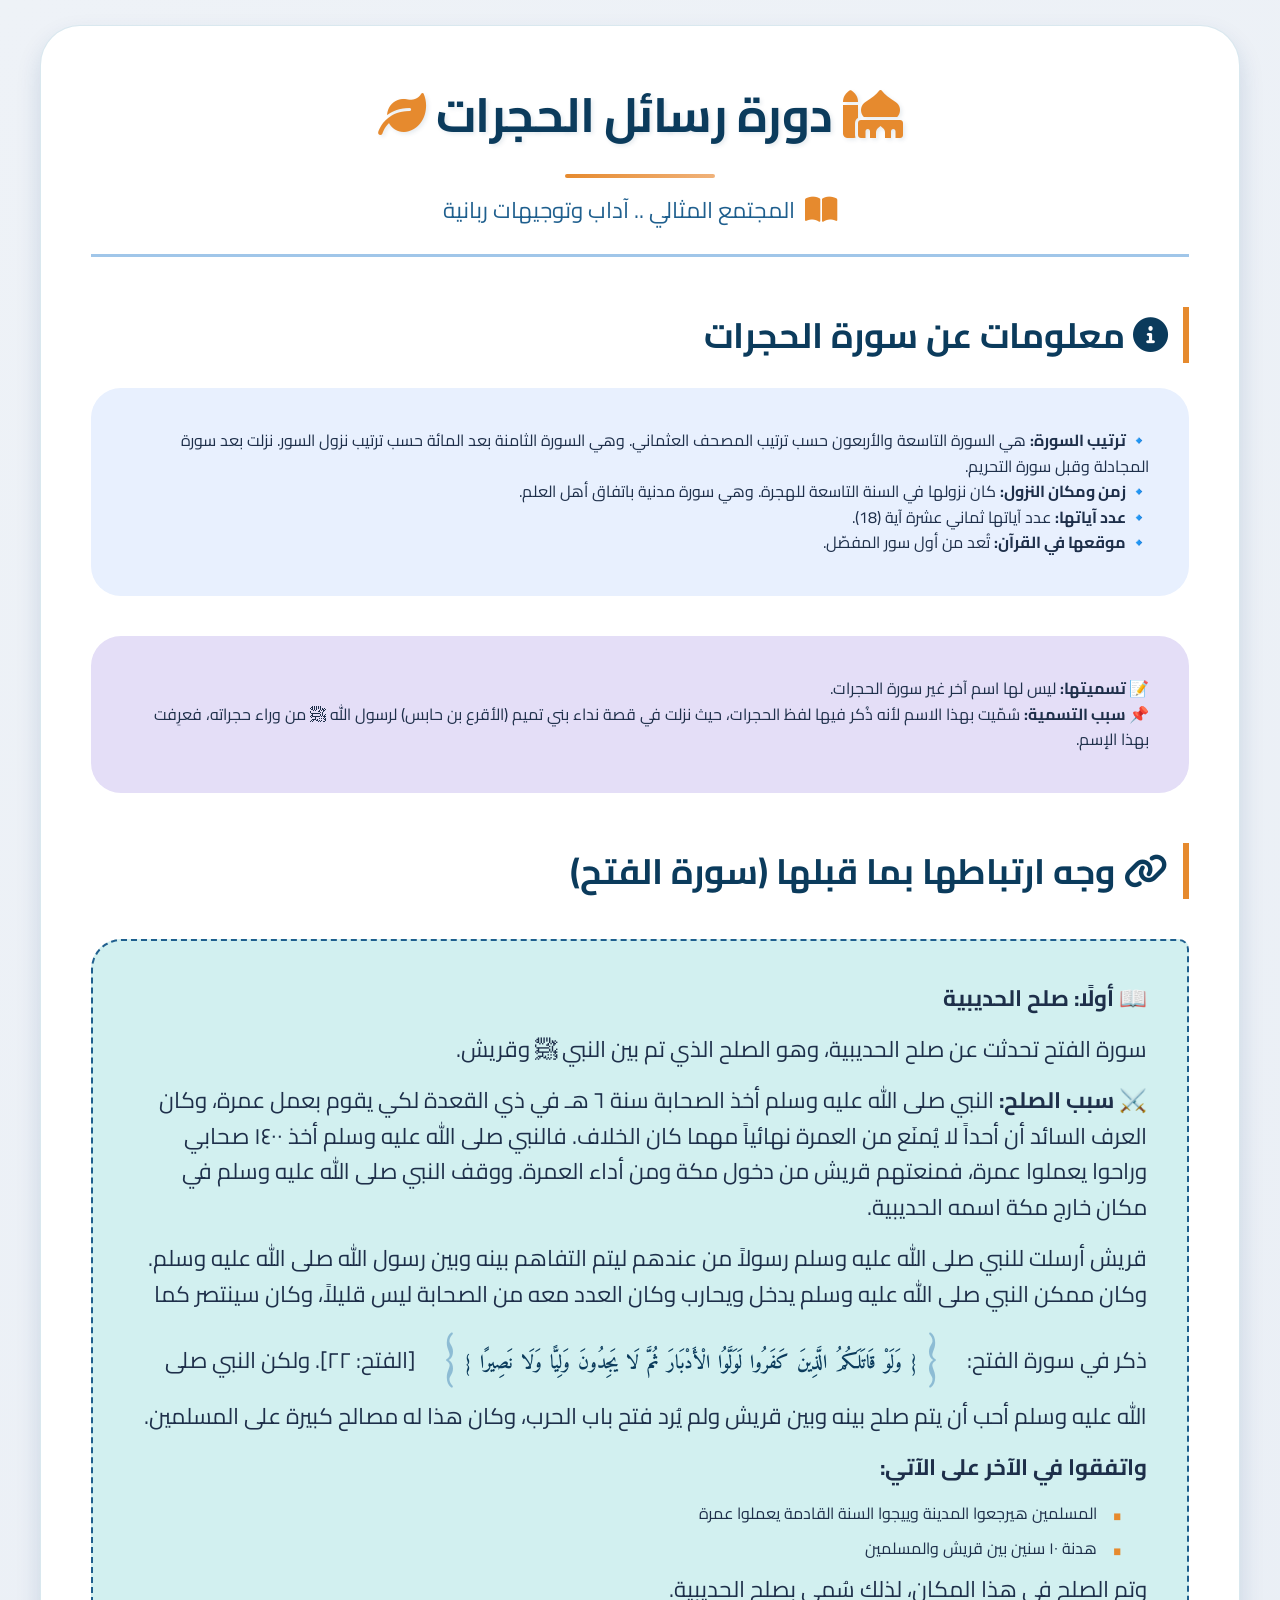
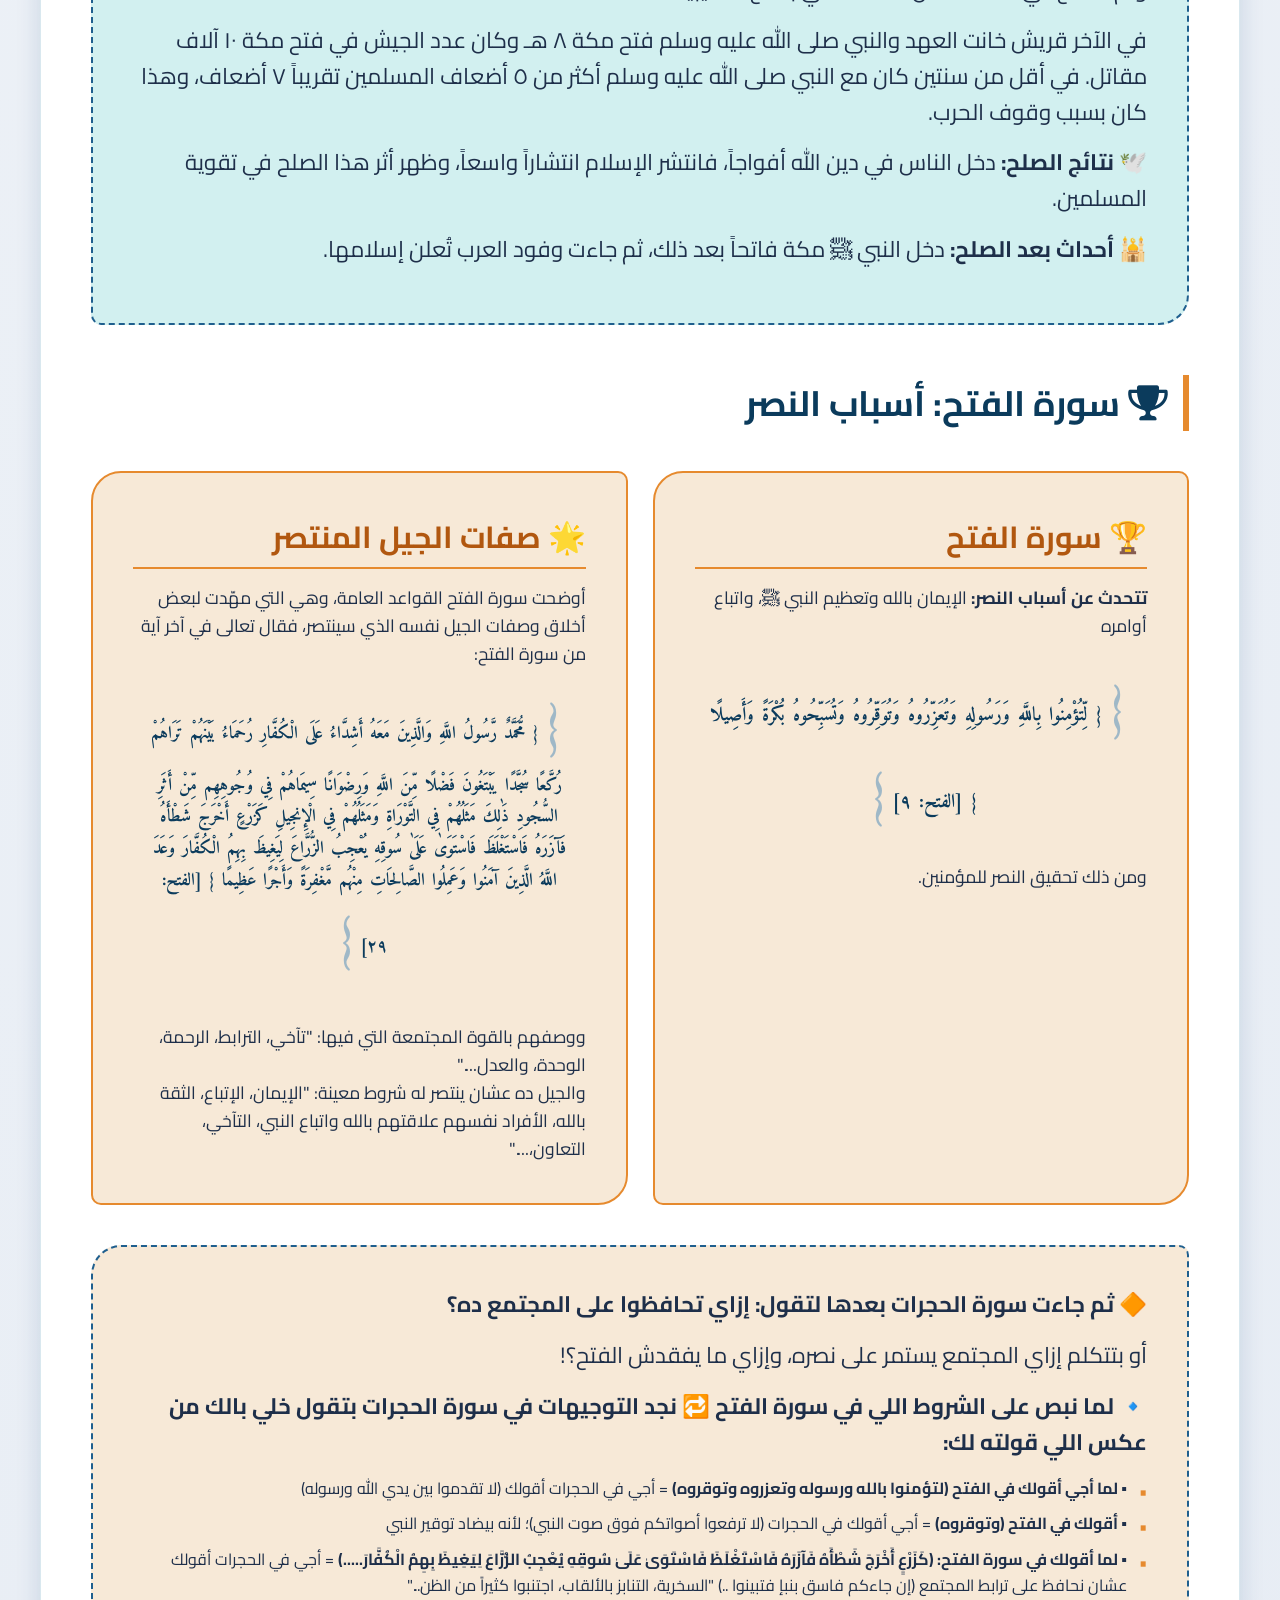
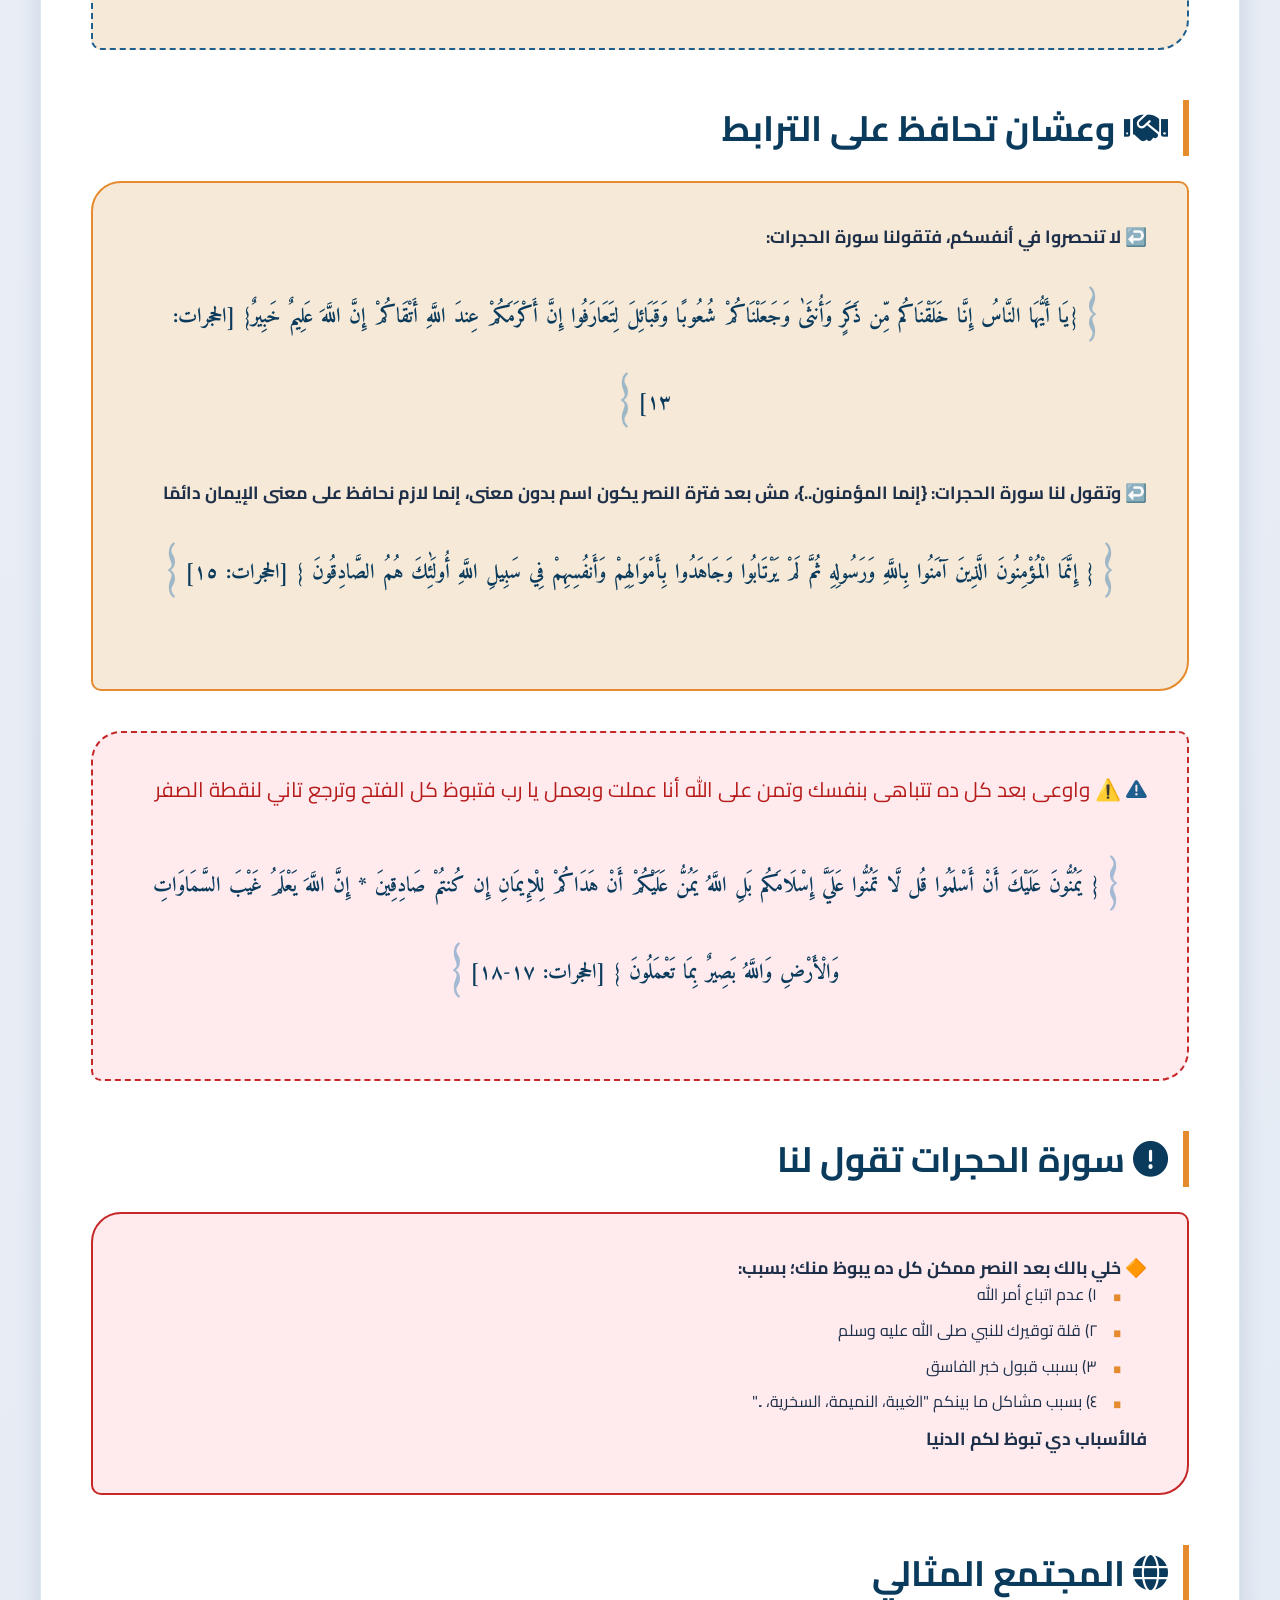
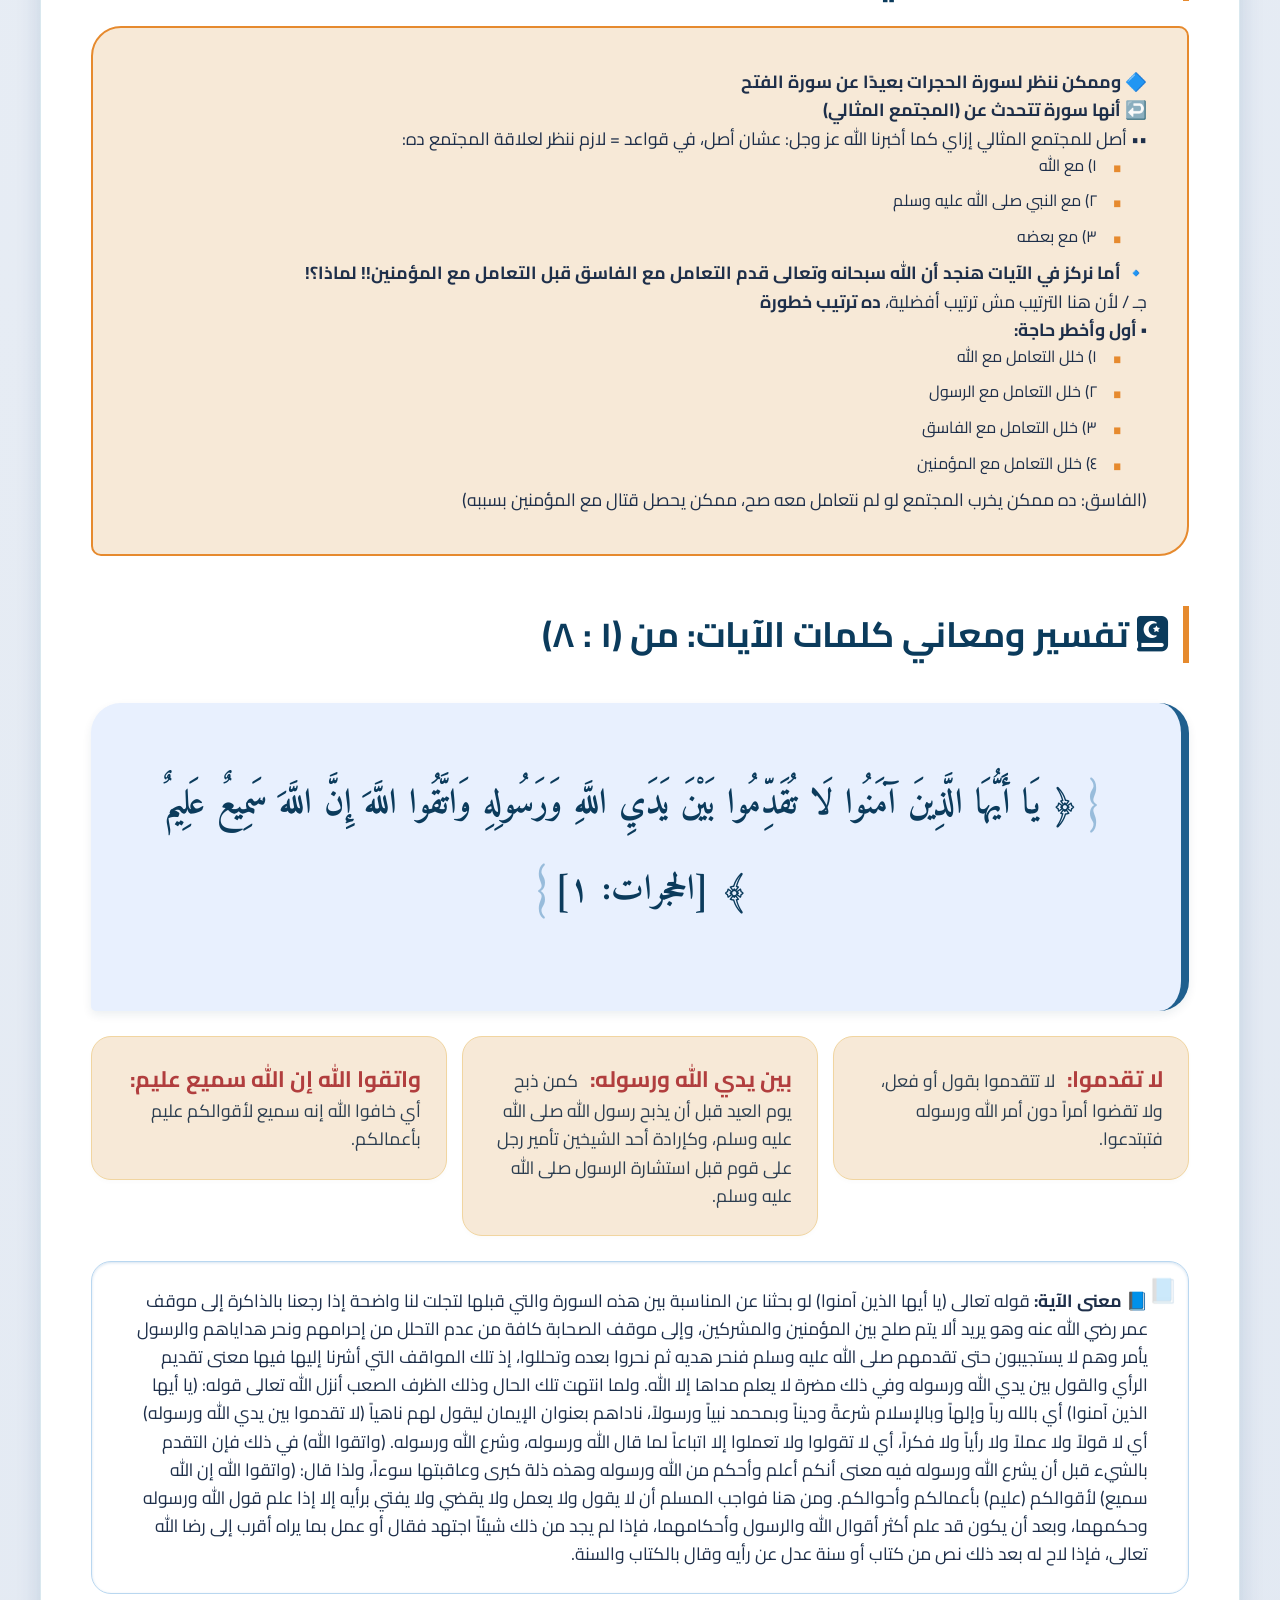
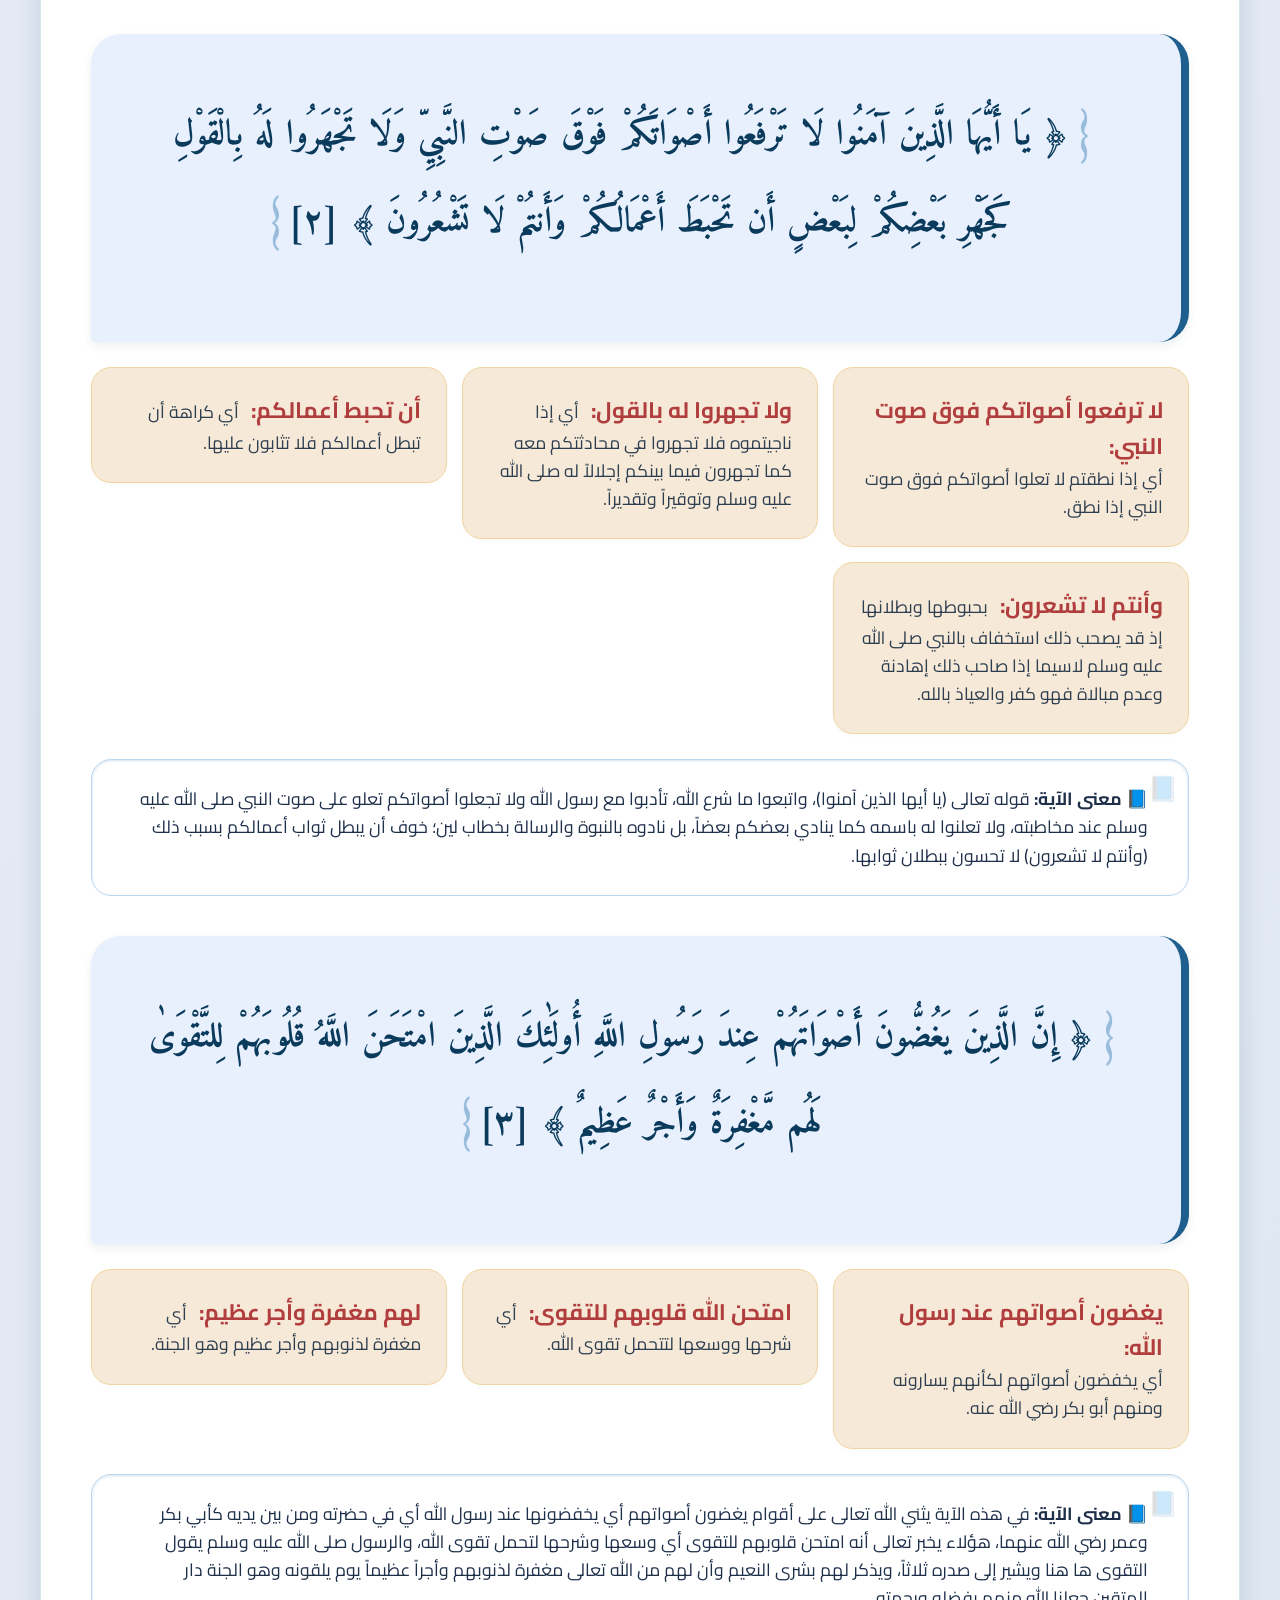
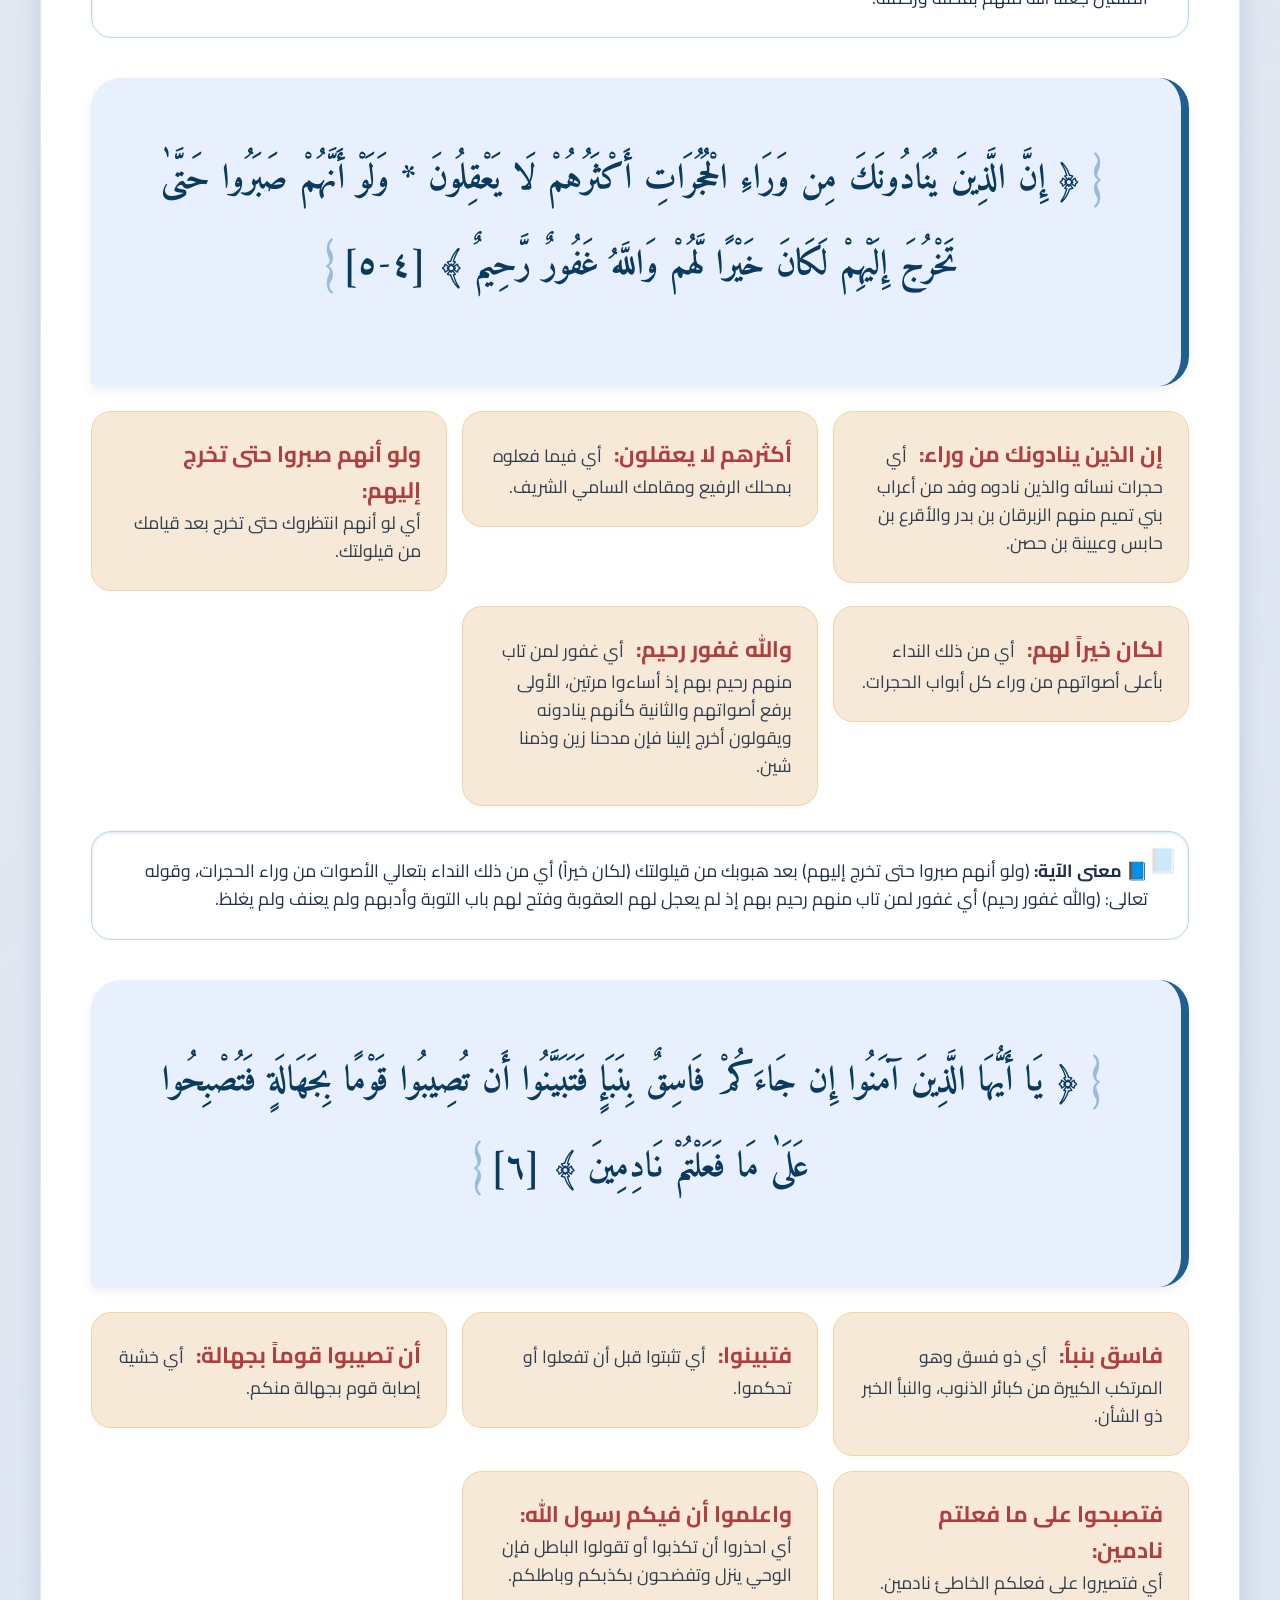
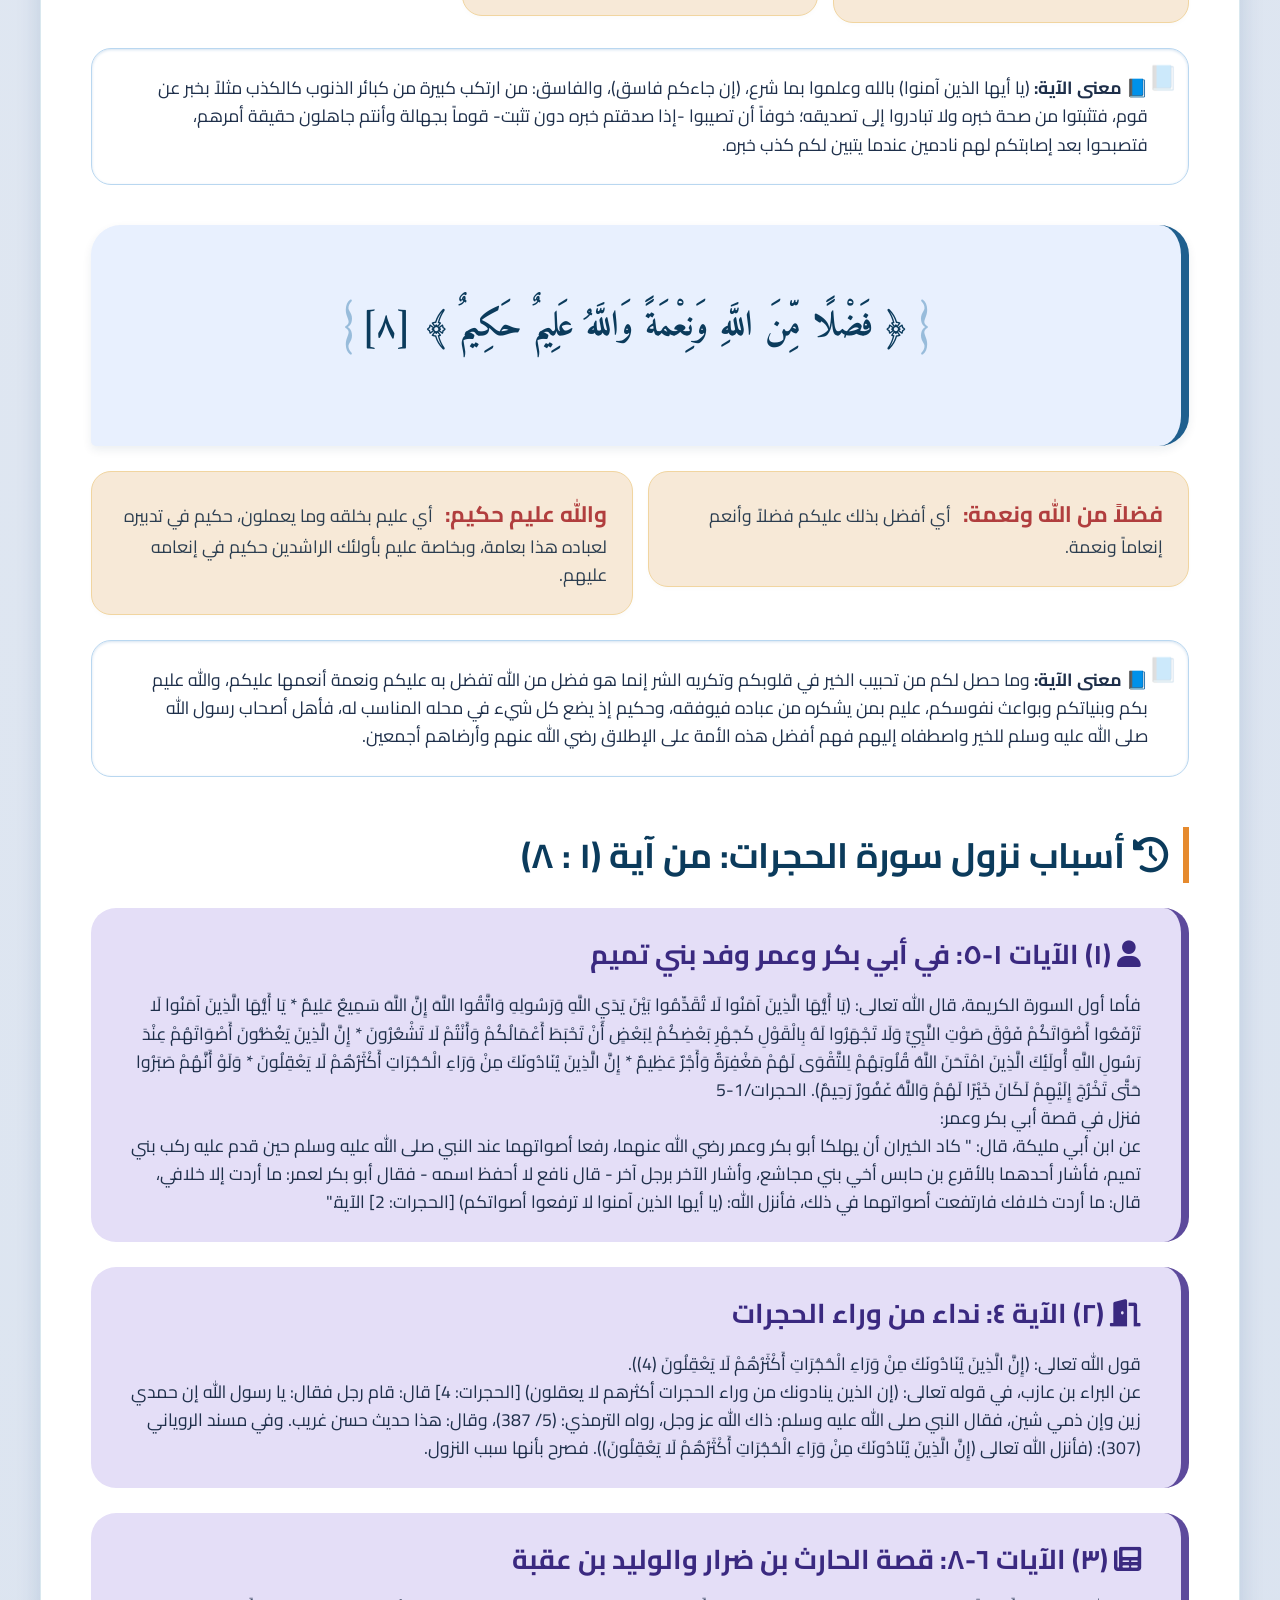
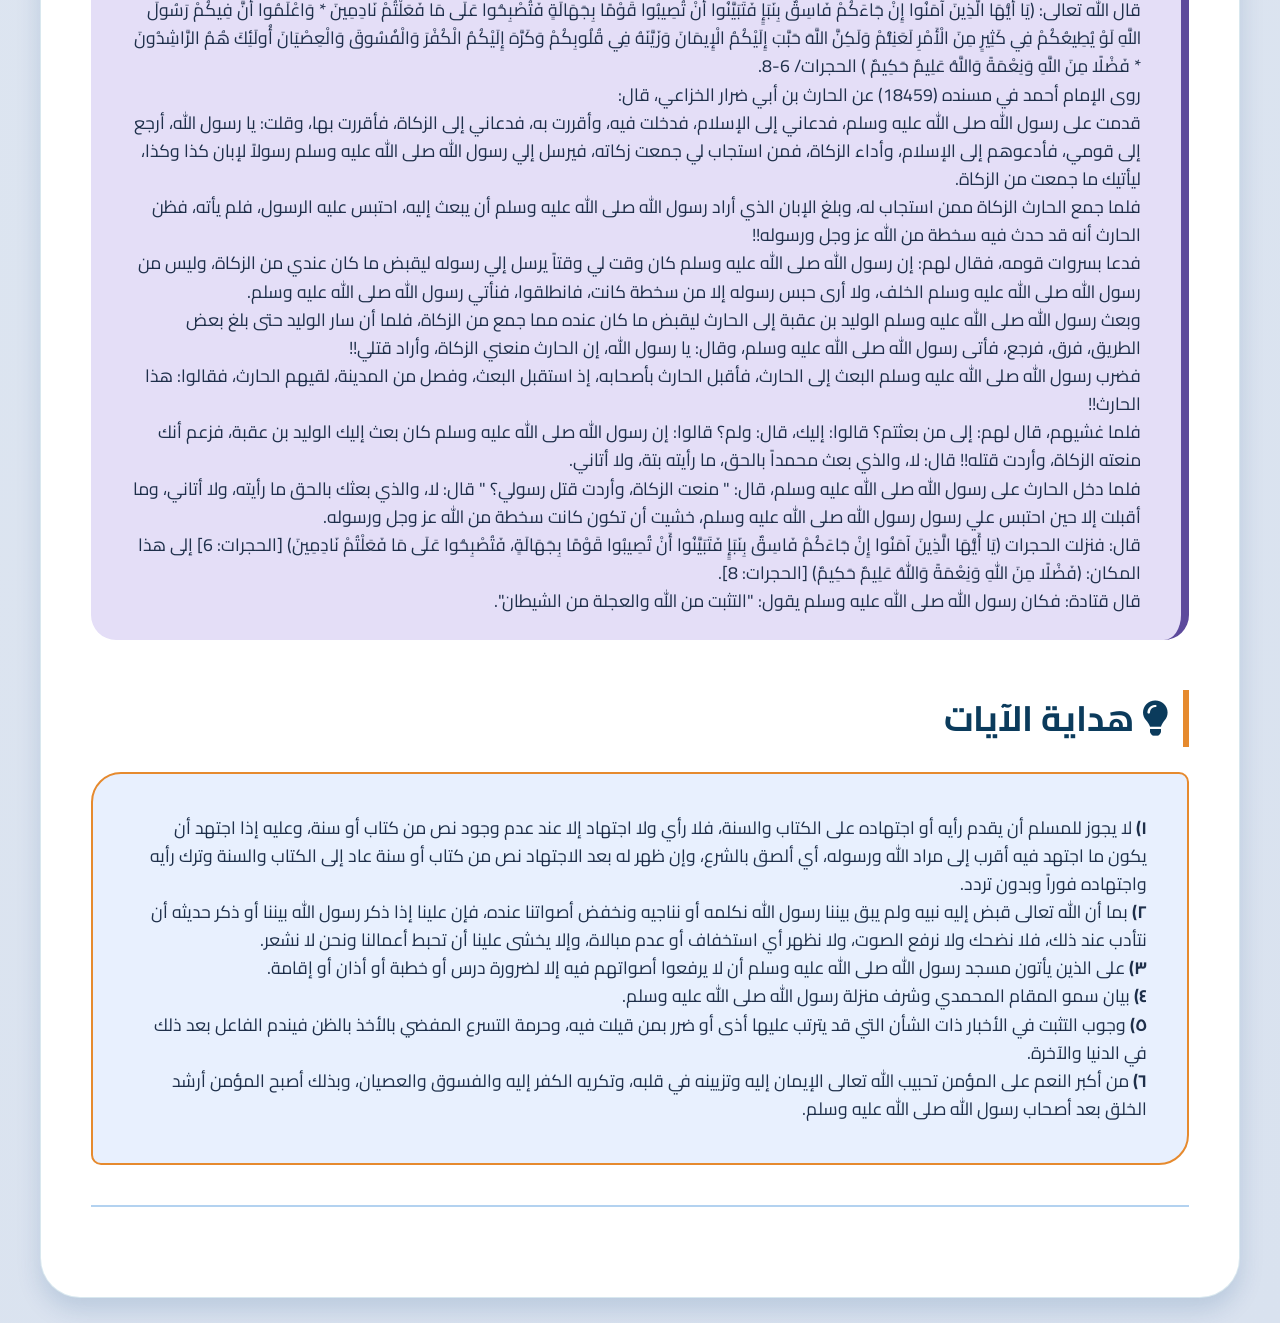
<file: HuguratPPT.html>
<!DOCTYPE html>
<html lang="ar" dir="rtl">
<head>
    <meta charset="UTF-8">
    <meta name="viewport" content="width=device-width, initial-scale=1.0, maximum-scale=1.5, user-scalable=yes">
    <title>تفسير سورة الحجرات - الدرس الكامل</title>
    <!-- الخطوط العربية -->
    <link rel="preconnect" href="https://fonts.googleapis.com">
    <link rel="preconnect" href="https://fonts.gstatic.com" crossorigin>
    <link href="https://fonts.googleapis.com/css2?family=Amiri:ital,wght@0,400;0,700;1,400&family=Cairo:wght@400;600;700&display=swap" rel="stylesheet">
    <!-- Font Awesome للأيقونات -->
    <link rel="stylesheet" href="https://cdnjs.cloudflare.com/ajax/libs/font-awesome/6.0.0-beta3/css/all.min.css">
    
    <style>
        /* ===== المتغيرات العامة ===== */
        :root {
            --primary-dark: #0b3b5c;
            --primary-medium: #1f5f8e;
            --primary-light: #4a89b9;
            --primary-soft: #e8f0fe;
            --accent-warm: #e68a2e;
            --accent-soft: #f7e9d7;
            --accent-border: #f1d5a0;
            --neutral-white: #ffffff;
            --neutral-bg: #f8f9fa;
            --neutral-border: #dee2e6;
            --text-dark: #1e2f4a;
            --text-medium: #2c3e50;
            --text-soft: #4f6579;
            --shadow-sm: 0 4px 10px rgba(0, 45, 80, 0.08);
            --shadow-md: 0 12px 24px rgba(0, 60, 120, 0.15);
            --shadow-lg: 0 30px 60px rgba(0, 0, 0, 0.3);
            --gradient-bg: linear-gradient(145deg, #eef2f7 0%, #d9e2ef 100%);
            --gradient-progress: linear-gradient(90deg, #e68a2e, #f0b27a);
            --border-radius-lg: 40px;
            --border-radius-md: 30px;
            --border-radius-sm: 20px;
            --border-radius-xs: 15px;
            --transition-default: all 0.3s ease;
            
            /* أحجام الخطوط المتغيرة */
            --font-size-xl: clamp(2rem, 5vw, 3rem);
            --font-size-lg: clamp(1.4rem, 4vw, 2rem);
            --font-size-md: clamp(1.1rem, 3vw, 1.4rem);
            --font-size-sm: clamp(0.9rem, 2.5vw, 1.1rem);
            --font-size-xs: clamp(0.8rem, 2vw, 0.9rem);
            
            /* المسافات المتغيرة */
            --spacing-xs: clamp(5px, 2vw, 10px);
            --spacing-sm: clamp(10px, 3vw, 15px);
            --spacing-md: clamp(15px, 4vw, 25px);
            --spacing-lg: clamp(20px, 5vw, 40px);
            --spacing-xl: clamp(30px, 6vw, 50px);
        }

        /* ===== إعدادات أساسية ===== */
        * {
            margin: 0;
            padding: 0;
            box-sizing: border-box;
        }

        html {
            font-size: 16px;
            scroll-behavior: smooth;
        }

        body {
            font-family: 'Cairo', sans-serif;
            background: var(--gradient-bg);
            color: var(--text-dark);
            line-height: 1.6;
            min-height: 100vh;
            padding: var(--spacing-md);
            -webkit-font-smoothing: antialiased;
            -moz-osx-font-smoothing: grayscale;
        }

        /* ===== الحاوية الرئيسية ===== */
        .container {
            max-width: 1200px;
            margin: 0 auto;
            background-color: var(--neutral-white);
            box-shadow: var(--shadow-md);
            border-radius: var(--border-radius-lg);
            overflow: hidden;
            padding: var(--spacing-xl);
            border: 1px solid rgba(0, 105, 150, 0.15);
            transition: var(--transition-default);
            width: 100%;
        }

        .container:hover {
            box-shadow: var(--shadow-lg);
        }

        /* ===== تنسيقات الطباعة ===== */
        @media print {
            body {
                background: white;
                padding: 0.5cm;
            }
            .container {
                box-shadow: none;
                border: 1px solid #b0c4de;
                border-radius: 0;
                padding: 1cm;
                max-width: 100%;
            }
            .no-print {
                display: none !important;
            }
            .aya-text {
                font-size: 24pt !important;
                line-height: 1.5 !important;
            }
            .meaning-item {
                break-inside: avoid;
            }
        }

        /* ===== العناوين الرئيسية ===== */
        h1 {
            font-size: var(--font-size-xl);
            color: var(--primary-dark);
            text-align: center;
            margin-bottom: var(--spacing-sm);
            font-weight: 700;
            letter-spacing: -0.5px;
            text-shadow: 2px 2px 4px rgba(0, 60, 100, 0.1);
            position: relative;
            padding-bottom: var(--spacing-md);
            display: flex;
            align-items: center;
            justify-content: center;
            flex-wrap: wrap;
            gap: 10px;
        }

        h1::after {
            content: '';
            position: absolute;
            bottom: 0;
            left: 50%;
            transform: translateX(-50%);
            width: min(150px, 30%);
            height: 4px;
            background: var(--gradient-progress);
            border-radius: 2px;
        }

        .subhead {
            text-align: center;
            font-size: var(--font-size-md);
            color: var(--primary-medium);
            margin-bottom: var(--spacing-lg);
            padding-bottom: var(--spacing-md);
            border-bottom: 3px solid #a0c6e9;
            font-weight: 400;
            display: flex;
            align-items: center;
            justify-content: center;
            flex-wrap: wrap;
            gap: 10px;
        }

        .subhead i {
            font-size: clamp(1.4rem, 4vw, 1.8rem);
            color: var(--accent-warm);
        }

        /* ===== بطاقات الآيات ===== */
        .aya-card {
            background: var(--primary-soft);
            padding: var(--spacing-lg);
            border-radius: var(--border-radius-md) var(--border-radius-md) var(--border-radius-md) 5px;
            margin: var(--spacing-lg) 0 var(--spacing-md);
            border-right: 8px solid var(--primary-medium);
            box-shadow: var(--shadow-sm);
            transition: var(--transition-default);
            width: 100%;
            overflow-x: auto;
            -webkit-overflow-scrolling: touch;
        }

        .aya-card:hover {
            transform: translateY(-3px);
            box-shadow: var(--shadow-md);
        }

        .aya-text {
            font-family: 'Amiri', serif;
            font-size: clamp(1.4rem, 5vw, 2.2rem);
            line-height: 1.8;
            text-align: center;
            color: var(--primary-dark);
            margin-bottom: var(--spacing-md);
            word-spacing: 2px;
            font-weight: 700;
            position: relative;
            padding: var(--spacing-sm);
            white-space: normal;
            word-break: break-word;
        }

        .aya-text::before,
        .aya-text::after {
            font-family: 'Amiri', serif;
            font-size: clamp(2rem, 6vw, 3rem);
            color: var(--primary-light);
            opacity: 0.5;
            margin: 0 5px;
        }

        .aya-text::before {
            content: '{';
        }

        .aya-text::after {
            content: '}';
        }

        /* ===== أقسام المعاني والتفسير ===== */
        .section-title {
            font-size: clamp(1.6rem, 4vw, 2.2rem);
            font-weight: 700;
            color: var(--primary-dark);
            margin-top: var(--spacing-xl);
            margin-bottom: var(--spacing-md);
            padding-right: var(--spacing-sm);
            border-right: 6px solid var(--accent-warm);
            position: relative;
            word-break: break-word;
        }

        .section-subtitle {
            font-size: clamp(1.3rem, 3.5vw, 1.8rem);
            font-weight: 600;
            color: var(--primary-medium);
            margin: var(--spacing-md) 0 var(--spacing-sm);
            background: var(--accent-soft);
            display: inline-block;
            padding: 5px 20px;
            border-radius: 50px;
            border: 1px solid var(--accent-border);
            max-width: 100%;
            word-break: break-word;
        }

        /* ===== شبكة المعاني ===== */
        .meanings-grid {
            display: grid;
            grid-template-columns: repeat(auto-fit, minmax(min(280px, 100%), 1fr));
            gap: var(--spacing-sm);
            margin: var(--spacing-sm) 0 var(--spacing-md);
        }

        .meaning-item {
            background: var(--accent-soft);
            padding: var(--spacing-md);
            border-radius: var(--border-radius-sm);
            border: 1px solid var(--accent-border);
            box-shadow: 0 2px 5px rgba(0, 0, 0, 0.02);
            transition: var(--transition-default);
            height: fit-content;
        }

        .meaning-item:hover {
            transform: translateY(-2px);
            box-shadow: 0 5px 15px rgba(0, 0, 0, 0.05);
        }

        .meaning-item strong {
            color: #b13e3e;
            font-size: var(--font-size-md);
            display: inline-block;
            margin-left: 8px;
            font-weight: 700;
        }

        .meaning-item span {
            color: var(--text-medium);
            font-size: var(--font-size-sm);
        }

        /* ===== التفسير ===== */
        .interpretation {
            background: var(--neutral-white);
            padding: var(--spacing-md) var(--spacing-lg);
            border-radius: var(--border-radius-sm);
            margin: var(--spacing-sm) 0 var(--spacing-md);
            border: 1px solid #b9d7f0;
            box-shadow: inset 0 1px 3px #d4e2f0;
            font-size: var(--font-size-sm);
            position: relative;
            overflow: hidden;
            word-break: break-word;
        }

        .interpretation::before {
            content: '📘';
            position: absolute;
            top: 10px;
            right: 10px;
            font-size: 1.5rem;
            opacity: 0.2;
            pointer-events: none;
        }

        /* ===== صناديق المعلومات ===== */
        .insight-box {
            background: #d4e6f5;
            padding: var(--spacing-lg);
            border-radius: var(--border-radius-md) 10px var(--border-radius-md) 10px;
            margin: var(--spacing-lg) 0;
            border: 2px dashed var(--primary-medium);
            position: relative;
            word-break: break-word;
        }

        .insight-box p {
            font-size: var(--font-size-md);
            margin-bottom: var(--spacing-sm);
        }

        .insight-box i {
            color: var(--primary-medium);
            font-weight: bold;
        }

        /* ===== الشبكة الثنائية ===== */
        .two-way-grid {
            display: grid;
            grid-template-columns: repeat(auto-fit, minmax(min(300px, 100%), 1fr));
            gap: var(--spacing-md);
            margin: var(--spacing-lg) 0;
        }

        .way-card {
            background: var(--accent-soft);
            padding: var(--spacing-lg);
            border-radius: var(--border-radius-md) 10px var(--border-radius-md) 10px;
            border: 2px solid var(--accent-warm);
            transition: var(--transition-default);
            word-break: break-word;
        }

        .way-card:hover {
            transform: scale(1.02);
            box-shadow: var(--shadow-sm);
        }

        .way-card h3 {
            color: #b1570f;
            font-size: clamp(1.4rem, 3.5vw, 1.9rem);
            margin-bottom: var(--spacing-sm);
            border-bottom: 2px solid var(--accent-warm);
            padding-bottom: 5px;
        }

        .way-card p {
            font-size: var(--font-size-sm);
        }

        /* ===== أسباب النزول ===== */
        .revelation-box {
            background: #e4def7;
            padding: var(--spacing-md) var(--spacing-lg);
            border-radius: 25px;
            margin: var(--spacing-md) 0;
            border-right: 8px solid #5d4a9c;
            transition: var(--transition-default);
            word-break: break-word;
        }

        .revelation-box:hover {
            transform: translateX(-5px);
            box-shadow: var(--shadow-sm);
        }

        .revelation-box h4 {
            font-size: clamp(1.3rem, 3vw, 1.7rem);
            color: #3a2980;
            margin-bottom: var(--spacing-sm);
            word-break: break-word;
        }

        .revelation-box p {
            font-size: var(--font-size-sm);
        }

        /* ===== رابط السور ===== */
        .link-box {
            background: #d2f0f0;
            padding: var(--spacing-md) var(--spacing-lg);
            border-radius: 25px;
            margin: var(--spacing-md) 0;
            border-right: 6px solid #1f7a7a;
            font-size: var(--font-size-sm);
            transition: var(--transition-default);
            word-break: break-word;
        }

        .link-box:hover {
            background: #c0e8e8;
            transform: translateX(-5px);
        }

        /* ===== الشارات ===== */
        .badge {
            background: var(--accent-warm);
            color: #1a2b3c;
            font-weight: 700;
            padding: 5px 15px;
            border-radius: 30px;
            display: inline-block;
            margin-bottom: var(--spacing-sm);
            font-size: clamp(1.1rem, 3vw, 1.4rem);
            box-shadow: 0 2px 5px rgba(0,0,0,0.1);
            word-break: break-word;
        }

        /* ===== معلومات اختصار الطباعة ===== */
        .print-shortcut-info {
            background: #cfdee9;
            color: #113750;
            padding: var(--spacing-sm) var(--spacing-md);
            border-radius: 40px;
            display: inline-block;
            font-size: var(--font-size-xs);
            margin-bottom: var(--spacing-sm);
            font-weight: 600;
            border: 1px solid #6d8eac;
            animation: pulse 2s infinite;
            width: fit-content;
            max-width: 100%;
            word-break: break-word;
        }

        @keyframes pulse {
            0% { opacity: 1; }
            50% { opacity: 0.8; }
            100% { opacity: 1; }
        }

        .shortcut-badge {
            background: #1e3b5a;
            color: #f5f9ff;
            font-family: monospace;
            font-size: var(--font-size-xs);
            padding: 4px 12px;
            border-radius: 30px;
            border: 1px solid var(--accent-warm);
            margin: 0 5px;
            white-space: nowrap;
        }

        /* ===== زر الطباعة ===== */
        .button-print {
            display: block;
            width: fit-content;
            margin: var(--spacing-xl) auto var(--spacing-sm);
            background: var(--primary-medium);
            color: white;
            border: none;
            padding: var(--spacing-sm) var(--spacing-lg);
            font-size: clamp(1rem, 3vw, 1.3rem);
            border-radius: 50px;
            cursor: pointer;
            transition: var(--transition-default);
            box-shadow: 0 5px 10px rgba(0, 50, 90, 0.3);
            border: 1px solid #12406b;
            font-weight: 600;
            position: relative;
            overflow: hidden;
            -webkit-tap-highlight-color: transparent;
        }

        .button-print::before {
            content: '';
            position: absolute;
            top: 50%;
            left: 50%;
            width: 0;
            height: 0;
            border-radius: 50%;
            background: rgba(255, 255, 255, 0.3);
            transform: translate(-50%, -50%);
            transition: width 0.6s, height 0.6s;
        }

        .button-print:hover::before {
            width: 300px;
            height: 300px;
        }

        .button-print:hover {
            background: #12406b;
            transform: scale(1.02);
            box-shadow: 0 8px 16px rgba(0, 40, 70, 0.4);
        }

        .button-print:active {
            transform: scale(0.98);
        }

        /* ===== تذييل الصفحة ===== */
        footer {
            margin-top: var(--spacing-xl);
            text-align: center;
            color: var(--text-soft);
            font-size: var(--font-size-xs);
            border-top: 1px solid #b6ccda;
            padding-top: var(--spacing-sm);
            word-break: break-word;
        }

        /* ===== خط فاصل ===== */
        hr {
            border: 1px solid #b3d2f0;
            margin: var(--spacing-lg) 0;
            width: 100%;
        }

        /* ===== شارة الأرقام ===== */
        .number-badge {
            background: var(--accent-warm);
            color: white;
            border-radius: 50%;
            width: 30px;
            height: 30px;
            min-width: 30px;
            display: inline-flex;
            align-items: center;
            justify-content: center;
            font-weight: bold;
            margin-left: 10px;
            box-shadow: 0 2px 5px rgba(0,0,0,0.2);
        }

        /* ===== قائمة منقطة ===== */
        .styled-list {
            list-style-type: none;
            padding-right: var(--spacing-md);
        }
        
        .styled-list li {
            margin-bottom: var(--spacing-xs);
            position: relative;
            padding-right: 25px;
        }
        
        .styled-list li::before {
            content: "•";
            color: var(--accent-warm);
            font-weight: bold;
            font-size: 1.5rem;
            position: absolute;
            right: 0;
            top: -5px;
        }

        /* ===== تحسينات للموبايل ===== */
        @media (max-width: 480px) {
            body {
                padding: 8px;
            }
            
            .container {
                padding: var(--spacing-md);
                border-radius: 25px;
            }
            
            .aya-card {
                padding: var(--spacing-md);
                border-right-width: 6px;
            }
            
            .meaning-item {
                padding: var(--spacing-sm);
            }
            
            .two-way-grid {
                gap: var(--spacing-sm);
            }
            
            .shortcut-badge {
                white-space: normal;
                display: inline-block;
                margin: 5px 0;
            }
            
            .print-shortcut-info {
                text-align: center;
                width: 100%;
            }
        }

        /* ===== تحسينات للتابلت ===== */
        @media (min-width: 481px) and (max-width: 768px) {
            .container {
                padding: var(--spacing-lg);
            }
            
            .meanings-grid {
                grid-template-columns: repeat(2, 1fr);
            }
        }

        /* ===== تحسينات للشاشات الكبيرة ===== */
        @media (min-width: 1400px) {
            .container {
                max-width: 1400px;
            }
            
            .meanings-grid {
                grid-template-columns: repeat(4, 1fr);
            }
        }

        /* ===== تحسينات اللمس للموبايل ===== */
        @media (hover: none) and (pointer: coarse) {
            .aya-card:hover,
            .meaning-item:hover,
            .way-card:hover,
            .button-print:hover {
                transform: none;
            }
            
            .button-print {
                padding: 15px 40px;
            }
        }

        /* ===== تحسينات للقراءة ===== */
        ::selection {
            background: var(--accent-warm);
            color: white;
        }

        /* ===== سكرول مخصص ===== */
        ::-webkit-scrollbar {
            width: 8px;
            height: 8px;
        }

        ::-webkit-scrollbar-track {
            background: var(--primary-soft);
        }

        ::-webkit-scrollbar-thumb {
            background: var(--primary-medium);
            border-radius: 4px;
        }

        ::-webkit-scrollbar-thumb:hover {
            background: var(--primary-dark);
        }

        /* ===== أنيميشن خفيف ===== */
        @keyframes fadeIn {
            from { opacity: 0; transform: translateY(20px); }
            to { opacity: 1; transform: translateY(0); }
        }

        .aya-card, .section-title, .meaning-item {
            animation: fadeIn 0.5s ease-out;
        }

        /* ===== أدوات مساعدة للعرض ===== */
        .text-center {
            text-align: center;
        }
        
        .w-100 {
            width: 100%;
        }
        
        .overflow-auto {
            overflow: auto;
            -webkit-overflow-scrolling: touch;
        }
        
        /* منع تجاوز النص */
        p, h1, h2, h3, h4, .aya-text {
            overflow-wrap: break-word;
            word-wrap: break-word;
            -webkit-hyphens: auto;
            -ms-hyphens: auto;
            hyphens: auto;
        }
        
        /* تنسيق خاص للنقاط */
        .dot-point {
            margin-bottom: 10px;
            padding-right: 20px;
            position: relative;
        }
        
        .dot-point::before {
            content: "•";
            color: var(--accent-warm);
            font-weight: bold;
            font-size: 1.2rem;
            position: absolute;
            right: 0;
        }
    </style>
</head>
<body>
    <div class="container">
        <!-- العنوان الرئيسي -->
        <h1>
            <i class="fas fa-mosque" style="color: #e68a2e;"></i> 
            دورة رسائل الحجرات
            <i class="fas fa-leaf" style="color: #e68a2e;"></i>
        </h1>
        <div class="subhead">
            <i class="fas fa-book-open"></i> 
            المجتمع المثالي .. آداب وتوجيهات ربانية
        </div>

        <!-- معلومات اختصار الطباعة -->
        <!-- <div class="print-shortcut-info no-print">
            <i class="fas fa-keyboard"></i> 
            <span class="shortcut-badge">Ctrl + Alt + 2</span> 
            ← لفتح نافذة الطباعة وحفظ PDF
        </div> -->

        <!-- ================ معلومات السورة الأساسية ================ -->
        <div class="section-title"><i class="fas fa-info-circle"></i> معلومات عن سورة الحجرات</div>
        
        <div style="background: var(--primary-soft); padding: var(--spacing-lg); border-radius: var(--border-radius-md); margin-bottom: var(--spacing-lg);">
            <p><strong>🔹 ترتيب السورة:</strong> هي السورة التاسعة والأربعون حسب ترتيب المصحف العثماني. وهي السورة الثامنة بعد المائة حسب ترتيب نزول السور. نزلت بعد سورة المجادلة وقبل سورة التحريم.</p>
            <p><strong>🔹 زمن ومكان النزول:</strong> كان نزولها في السنة التاسعة للهجرة. وهي سورة مدنية باتفاق أهل العلم.</p>
            <p><strong>🔹 عدد آياتها:</strong> عدد آياتها ثماني عشرة آية (18).</p>
            <p><strong>🔹 موقعها في القرآن:</strong> تُعد من أول سور المفصّل.</p>
        </div>
        
        <div style="background: #e4def7; padding: var(--spacing-lg); border-radius: var(--border-radius-md); margin-bottom: var(--spacing-lg);">
            <p><strong>📝 تسميتها:</strong> ليس لها اسم آخر غير سورة الحجرات.</p>
            <p><strong>📌 سبب التسمية:</strong> سُمّيت بهذا الاسم لأنه ذُكر فيها لفظ الحجرات، حيث نزلت في قصة نداء بني تميم (الأقرع بن حابس) لرسول الله ﷺ من وراء حجراته، فعرِفت بهذا الإسم.</p>
        </div>

        <!-- ================ وجه ارتباطها بسورة الفتح ================ -->
        <div class="section-title"><i class="fas fa-link"></i> وجه ارتباطها بما قبلها (سورة الفتح)</div>
        
        <div class="insight-box" style="background: #d2f0f0;">
            <p><strong>📖 أولًا: صلح الحديبية</strong></p>
            <p>سورة الفتح تحدثت عن صلح الحديبية، وهو الصلح الذي تم بين النبي ﷺ وقريش.</p>
            
            <p><strong>⚔️ سبب الصلح:</strong> النبي صلى الله عليه وسلم أخذ الصحابة سنة ٦ هـ في ذي القعدة لكي يقوم بعمل عمرة، وكان العرف السائد أن أحداً لا يُمنَع من العمرة نهائياً مهما كان الخلاف. فالنبي صلى الله عليه وسلم أخذ ١٤٠٠ صحابي وراحوا يعملوا عمرة، فمنعتهم قريش من دخول مكة ومن أداء العمرة. ووقف النبي صلى الله عليه وسلم في مكان خارج مكة اسمه الحديبية.</p>
            
            <p>قريش أرسلت للنبي صلى الله عليه وسلم رسولاً من عندهم ليتم التفاهم بينه وبين رسول الله صلى الله عليه وسلم. وكان ممكن النبي صلى الله عليه وسلم يدخل ويحارب وكان العدد معه من الصحابة ليس قليلاً، وكان سينتصر كما ذكر في سورة الفتح: <span class="aya-text" style="font-size: 1.2rem; display: inline;">{ وَلَوْ قَاتَلَكُمُ الَّذِينَ كَفَرُوا لَوَلَّوُا الْأَدْبَارَ ثُمَّ لَا يَجِدُونَ وَلِيًّا وَلَا نَصِيرًا }</span> [الفتح: ٢٢]. ولكن النبي صلى الله عليه وسلم أحب أن يتم صلح بينه وبين قريش ولم يُرد فتح باب الحرب، وكان هذا له مصالح كبيرة على المسلمين.</p>
            
            <p><strong>واتفقوا في الآخر على الآتي:</strong></p>
            <ul class="styled-list">
                <li>المسلمين هيرجعوا المدينة وييجوا السنة القادمة يعملوا عمرة</li>
                <li>هدنة ١٠ سنين بين قريش والمسلمين</li>
            </ul>
            <p>وتم الصلح في هذا المكان، لذلك سُمي بصلح الحديبية.</p>
            
            <p>في الآخر قريش خانت العهد والنبي صلى الله عليه وسلم فتح مكة ٨ هـ وكان عدد الجيش في فتح مكة ١٠ آلاف مقاتل. في أقل من سنتين كان مع النبي صلى الله عليه وسلم أكثر من ٥ أضعاف المسلمين تقريباً ٧ أضعاف، وهذا كان بسبب وقوف الحرب.</p>
            
            <p><strong>🕊️ نتائج الصلح:</strong> دخل الناس في دين الله أفواجاً، فانتشر الإسلام انتشاراً واسعاً، وظهر أثر هذا الصلح في تقوية المسلمين.</p>
            
            <p><strong>🕌 أحداث بعد الصلح:</strong> دخل النبي ﷺ مكة فاتحاً بعد ذلك، ثم جاءت وفود العرب تُعلن إسلامها.</p>
        </div>

        <!-- ================ سورة الفتح تتكلم عن أسباب النصر ================ -->
        <div class="section-title"><i class="fas fa-trophy"></i> سورة الفتح: أسباب النصر</div>
        
        <div class="two-way-grid">
            <div class="way-card">
                <h3>🏆 سورة الفتح</h3>
                <p><strong>تتحدث عن أسباب النصر:</strong> الإيمان بالله وتعظيم النبي ﷺ، واتباع أوامره</p>
                <p class="aya-text" style="font-size: 1.2rem; margin: 10px 0;">{ لِّتُؤْمِنُوا بِاللَّهِ وَرَسُولِهِ وَتُعَزِّرُوهُ وَتُوَقِّرُوهُ وَتُسَبِّحُوهُ بُكْرَةً وَأَصِيلًا } [الفتح: ٩]</p>
                <p>ومن ذلك تحقيق النصر للمؤمنين.</p>
            </div>
            <div class="way-card">
                <h3>🌟 صفات الجيل المنتصر</h3>
                <p>أوضحت سورة الفتح القواعد العامة، وهي التي مهّدت لبعض أخلاق وصفات الجيل نفسه الذي سينتصر، فقال تعالى في آخر آية من سورة الفتح:</p>
                <p class="aya-text" style="font-size: 1.1rem;">{ مُّحَمَّدٌ رَّسُولُ اللَّهِ وَالَّذِينَ مَعَهُ أَشِدَّاءُ عَلَى الْكُفَّارِ رُحَمَاءُ بَيْنَهُمْ تَرَاهُمْ رُكَّعًا سُجَّدًا يَبْتَغُونَ فَضْلًا مِّنَ اللَّهِ وَرِضْوَانًا سِيمَاهُمْ فِي وُجُوهِهِم مِّنْ أَثَرِ السُّجُودِ ذَٰلِكَ مَثَلُهُمْ فِي التَّوْرَاةِ وَمَثَلُهُمْ فِي الْإِنجِيلِ كَزَرْعٍ أَخْرَجَ شَطْأَهُ فَآزَرَهُ فَاسْتَغْلَظَ فَاسْتَوَىٰ عَلَىٰ سُوقِهِ يُعْجِبُ الزُّرَّاعَ لِيَغِيظَ بِهِمُ الْكُفَّارَ وَعَدَ اللَّهُ الَّذِينَ آمَنُوا وَعَمِلُوا الصَّالِحَاتِ مِنْهُم مَّغْفِرَةً وَأَجْرًا عَظِيمًا } [الفتح: ٢٩]</p>
                <p>ووصفهم بالقوة المجتمعة التي فيها: "تآخي، الترابط، الرحمة، الوحدة، والعدل...."</p>
                <p>والجيل ده عشان ينتصر له شروط معينة: "الإيمان، الإتباع، الثقة بالله، الأفراد نفسهم علاقتهم بالله واتباع النبي، التآخي، التعاون،...."</p>
            </div>
        </div>

        <!-- ================ سورة الحجرات بعدها ================ -->
        <div class="insight-box" style="background: #f7e9d7;">
            <p><strong>🔶 ثم جاءت سورة الحجرات بعدها لتقول: إزاي تحافظوا على المجتمع ده؟</strong></p>
            <p>أو بتتكلم إزاي المجتمع يستمر على نصره، وإزاي ما يفقدش الفتح؟!</p>
            
            <p><strong>🔹 لما نبص على الشروط اللي في سورة الفتح 🔁 نجد التوجيهات في سورة الحجرات بتقول خلي بالك من عكس اللي قولته لك:</strong></p>
            
            <div class="dot-point"><strong>▪️ لما أجي أقولك في الفتح (لتؤمنوا بالله ورسوله وتعزروه وتوقروه)</strong> = أجي في الحجرات أقولك (لا تقدموا بين يدي الله ورسوله)</div>
            <div class="dot-point"><strong>▪️ أقولك في الفتح (وتوقروه)</strong> = أجي أقولك في الحجرات (لا ترفعوا أصواتكم فوق صوت النبي)؛ لأنه بيضاد توقير النبي</div>
            <div class="dot-point"><strong>▪️ لما أقولك في سورة الفتح: (كَزَرْعٍ أَخْرَجَ شَطْأَهُ فَآزَرَهُ فَاسْتَغْلَظَ فَاسْتَوَىٰ عَلَىٰ سُوقِهِ يُعْجِبُ الزُّرَّاعَ لِيَغِيظَ بِهِمُ الْكُفَّارَ.....)</strong> = أجي في الحجرات أقولك عشان نحافظ على ترابط المجتمع (إن جاءكم فاسق بنبإ فتبينوا ..) "السخرية، التنابز بالألقاب، اجتنبوا كثيراً من الظن..."</div>
        </div>

        <!-- ================ وعشان تحافظ على الترابط ================ -->
        <div class="section-title"><i class="fas fa-handshake"></i> وعشان تحافظ على الترابط</div>
        
        <div class="way-card" style="margin-bottom: var(--spacing-md);">
            <p><strong>↩️ لا تنحصروا في أنفسكم، فتقولنا سورة الحجرات:</strong></p>
            <p class="aya-text" style="font-size: 1.3rem;">{يَا أَيُّهَا النَّاسُ إِنَّا خَلَقْنَاكُم مِّن ذَكَرٍ وَأُنثَىٰ وَجَعَلْنَاكُمْ شُعُوبًا وَقَبَائِلَ لِتَعَارَفُوا إِنَّ أَكْرَمَكُمْ عِندَ اللَّهِ أَتْقَاكُمْ إِنَّ اللَّهَ عَلِيمٌ خَبِيرٌ} [الحجرات: ١٣]</p>
            
            <p><strong>↩️ وتقول لنا سورة الحجرات: {إنما المؤمنون..}، مش بعد فترة النصر يكون اسم بدون معنى، إنما لازم نحافظ على معنى الإيمان دائمًا</strong></p>
            <p class="aya-text" style="font-size: 1.3rem;">{ إِنَّمَا الْمُؤْمِنُونَ الَّذِينَ آمَنُوا بِاللَّهِ وَرَسُولِهِ ثُمَّ لَمْ يَرْتَابُوا وَجَاهَدُوا بِأَمْوَالِهِمْ وَأَنفُسِهِمْ فِي سَبِيلِ اللَّهِ أُولَٰئِكَ هُمُ الصَّادِقُونَ } [الحجرات: ١٥]</p>
        </div>

        <!-- ================ تحذير مهم ================ -->
        <div class="insight-box" style="background: #ffebee; border-color: #c62828;">
            <p style="font-size: 1.3rem; color: #b71c1c;"><i class="fas fa-exclamation-triangle"></i> ⚠️ واوعى بعد كل ده تتباهى بنفسك وتمن على الله أنا عملت وبعمل يا رب فتبوظ كل الفتح وترجع تاني لنقطة الصفر</p>
            <p class="aya-text" style="font-size: 1.3rem;">{ يَمُنُّونَ عَلَيْكَ أَنْ أَسْلَمُوا قُل لَّا تَمُنُّوا عَلَيَّ إِسْلَامَكُم بَلِ اللَّهُ يَمُنُّ عَلَيْكُمْ أَنْ هَدَاكُمْ لِلْإِيمَانِ إِن كُنتُمْ صَادِقِينَ * إِنَّ اللَّهَ يَعْلَمُ غَيْبَ السَّمَاوَاتِ وَالْأَرْضِ وَاللَّهُ بَصِيرٌ بِمَا تَعْمَلُونَ } [الحجرات: ١٧-١٨]</p>
        </div>

        <!-- ================ الخلاصة: إيه ممكن يبوظ النصر ================ -->
        <div class="section-title"><i class="fas fa-exclamation-circle"></i> سورة الحجرات تقول لنا</div>
        
        <div class="way-card" style="background: #ffebee; border-color: #c62828;">
            <p><strong>🔶 خلي بالك بعد النصر ممكن كل ده يبوظ منك؛ بسبب:</strong></p>
            <ul class="styled-list">
                <li>١) عدم اتباع أمر الله</li>
                <li>٢) قلة توقيرك للنبي صلى الله عليه وسلم</li>
                <li>٣) بسبب قبول خبر الفاسق</li>
                <li>٤) بسبب مشاكل ما بينكم "الغيبة، النميمة، السخرية، .."</li>
            </ul>
            <p><strong>فالأسباب دي تبوظ لكم الدنيا</strong></p>
        </div>

        <!-- ================ نظرة شاملة ================ -->
        <div class="section-title"><i class="fas fa-globe"></i> المجتمع المثالي</div>
        
        <div class="way-card">
            <p><strong>🔷 وممكن ننظر لسورة الحجرات بعيدًا عن سورة الفتح</strong></p>
            <p><strong>↩️ أنها سورة تتحدث عن (المجتمع المثالي)</strong></p>
            <p>•• أصل للمجتمع المثالي إزاي كما أخبرنا الله عز وجل: عشان أصل، في قواعد = لازم ننظر لعلاقة المجتمع ده:</p>
            <ul class="styled-list">
                <li>١) مع الله</li>
                <li>٢) مع النبي صلى الله عليه وسلم</li>
                <li>٣) مع بعضه</li>
            </ul>
            
            <p><strong>🔹 أما نركز في الآيات هنجد أن الله سبحانه وتعالى قدم التعامل مع الفاسق قبل التعامل مع المؤمنين!! لماذا؟!</strong></p>
            <p>جـ / لأن هنا الترتيب مش ترتيب أفضلية، <strong>ده ترتيب خطورة</strong></p>
            
            <p><strong>▪️ أول وأخطر حاجة:</strong></p>
            <ul class="styled-list">
                <li>١) خلل التعامل مع الله</li>
                <li>٢) خلل التعامل مع الرسول</li>
                <li>٣) خلل التعامل مع الفاسق</li>
                <li>٤) خلل التعامل مع المؤمنين</li>
            </ul>
            <p>(الفاسق: ده ممكن يخرب المجتمع لو لم نتعامل معه صح، ممكن يحصل قتال مع المؤمنين بسببه)</p>
        </div>

        <!-- ================ الآية 1 ================ -->
        <div class="section-title"><i class="fas fa-quran"></i> تفسير ومعاني كلمات الآيات: من (١ : ٨)</div>
        
        <div class="aya-card">
            <div class="aya-text">﴿ يَا أَيُّهَا الَّذِينَ آمَنُوا لَا تُقَدِّمُوا بَيْنَ يَدَيِ اللَّهِ وَرَسُولِهِ وَاتَّقُوا اللَّهَ إِنَّ اللَّهَ سَمِيعٌ عَلِيمٌ ﴾ [الحجرات: ١]</div>
        </div>
        
        <div class="meanings-grid">
            <div class="meaning-item"><strong>لا تقدموا:</strong> <span>لا تتقدموا بقول أو فعل، ولا تقضوا أمراً دون أمر الله ورسوله فتبتدعوا.</span></div>
            <div class="meaning-item"><strong>بين يدي الله ورسوله:</strong> <span>كمن ذبح يوم العيد قبل أن يذبح رسول الله صلى الله عليه وسلم، وكإرادة أحد الشيخين تأمير رجل على قوم قبل استشارة الرسول صلى الله عليه وسلم.</span></div>
            <div class="meaning-item"><strong>واتقوا الله إن الله سميع عليم:</strong> <span>أي خافوا الله إنه سميع لأقوالكم عليم بأعمالكم.</span></div>
        </div>
        
        <div class="interpretation">
            <strong>📘 معنى الآية:</strong> قوله تعالى (يا أيها الذين آمنوا) لو بحثنا عن المناسبة بين هذه السورة والتي قبلها لتجلت لنا واضحة إذا رجعنا بالذاكرة إلى موقف عمر رضي الله عنه وهو يريد ألا يتم صلح بين المؤمنين والمشركين، وإلى موقف الصحابة كافة من عدم التحلل من إحرامهم ونحر هداياهم والرسول يأمر وهم لا يستجيبون حتى تقدمهم صلى الله عليه وسلم فنحر هديه ثم نحروا بعده وتحللوا، إذ تلك المواقف التي أشرنا إليها فيها معنى تقديم الرأي والقول بين يدي الله ورسوله وفي ذلك مضرة لا يعلم مداها إلا الله. ولما انتهت تلك الحال وذلك الظرف الصعب أنزل الله تعالى قوله: (يا أيها الذين آمنوا) أي بالله رباً وإلهاً وبالإسلام شرعةً وديناً وبمحمد نبياً ورسولاً، ناداهم بعنوان الإيمان ليقول لهم ناهياً (لا تقدموا بين يدي الله ورسوله) أي لا قولاً ولا عملاً ولا رأياً ولا فكراً، أي لا تقولوا ولا تعملوا إلا اتباعاً لما قال الله ورسوله، وشرع الله ورسوله. (واتقوا الله) في ذلك فإن التقدم بالشيء قبل أن يشرع الله ورسوله فيه معنى أنكم أعلم وأحكم من الله ورسوله وهذه ذلة كبرى وعاقبتها سوءاً، ولذا قال: (واتقوا الله إن الله سميع) لأقوالكم (عليم) بأعمالكم وأحوالكم. ومن هنا فواجب المسلم أن لا يقول ولا يعمل ولا يقضي ولا يفتي برأيه إلا إذا علم قول الله ورسوله وحكمهما، وبعد أن يكون قد علم أكثر أقوال الله والرسول وأحكامهما، فإذا لم يجد من ذلك شيئاً اجتهد فقال أو عمل بما يراه أقرب إلى رضا الله تعالى، فإذا لاح له بعد ذلك نص من كتاب أو سنة عدل عن رأيه وقال بالكتاب والسنة.
        </div>

        <!-- ================ الآية 2 ================ -->
        <div class="aya-card">
            <div class="aya-text">﴿ يَا أَيُّهَا الَّذِينَ آمَنُوا لَا تَرْفَعُوا أَصْوَاتَكُمْ فَوْقَ صَوْتِ النَّبِيِّ وَلَا تَجْهَرُوا لَهُ بِالْقَوْلِ كَجَهْرِ بَعْضِكُمْ لِبَعْضٍ أَن تَحْبَطَ أَعْمَالُكُمْ وَأَنتُمْ لَا تَشْعُرُونَ ﴾ [٢]</div>
        </div>
        
        <div class="meanings-grid">
            <div class="meaning-item"><strong>لا ترفعوا أصواتكم فوق صوت النبي:</strong> <span>أي إذا نطقتم لا تعلوا أصواتكم فوق صوت النبي إذا نطق.</span></div>
            <div class="meaning-item"><strong>ولا تجهروا له بالقول:</strong> <span>أي إذا ناجيتموه فلا تجهروا في محادثتكم معه كما تجهرون فيما بينكم إجلالاً له صلى الله عليه وسلم وتوقيراً وتقديراً.</span></div>
            <div class="meaning-item"><strong>أن تحبط أعمالكم:</strong> <span>أي كراهة أن تبطل أعمالكم فلا تثابون عليها.</span></div>
            <div class="meaning-item"><strong>وأنتم لا تشعرون:</strong> <span>بحبوطها وبطلانها إذ قد يصحب ذلك استخفاف بالنبي صلى الله عليه وسلم لاسيما إذا صاحب ذلك إهادنة وعدم مبالاة فهو كفر والعياذ بالله.</span></div>
        </div>
        
        <div class="interpretation">
            <strong>📘 معنى الآية:</strong> قوله تعالى (يا أيها الذين آمنوا)، واتبعوا ما شرع الله، تأدبوا مع رسول الله ولا تجعلوا أصواتكم تعلو على صوت النبي صلى الله عليه وسلم عند مخاطبته، ولا تعلنوا له باسمه كما ينادي بعضكم بعضاً، بل نادوه بالنبوة والرسالة بخطاب لين؛ خوف أن يبطل ثواب أعمالكم بسبب ذلك (وأنتم لا تشعرون) لا تحسون ببطلان ثوابها.
        </div>

        <!-- ================ الآية 3 ================ -->
        <div class="aya-card">
            <div class="aya-text">﴿ إِنَّ الَّذِينَ يَغُضُّونَ أَصْوَاتَهُمْ عِندَ رَسُولِ اللَّهِ أُولَٰئِكَ الَّذِينَ امْتَحَنَ اللَّهُ قُلُوبَهُمْ لِلتَّقْوَىٰ لَهُم مَّغْفِرَةٌ وَأَجْرٌ عَظِيمٌ ﴾ [٣]</div>
        </div>
        
        <div class="meanings-grid">
            <div class="meaning-item"><strong>يغضون أصواتهم عند رسول الله:</strong> <span>أي يخفضون أصواتهم لكأنهم يسارونه ومنهم أبو بكر رضي الله عنه.</span></div>
            <div class="meaning-item"><strong>امتحن الله قلوبهم للتقوى:</strong> <span>أي شرحها ووسعها لتتحمل تقوى الله.</span></div>
            <div class="meaning-item"><strong>لهم مغفرة وأجر عظيم:</strong> <span>أي مغفرة لذنوبهم وأجر عظيم وهو الجنة.</span></div>
        </div>
        
        <div class="interpretation">
            <strong>📘 معنى الآية:</strong> في هذه الآية يثني الله تعالى على أقوام يغضون أصواتهم أي يخفضونها عند رسول الله أي في حضرته ومن بين يديه كأبي بكر وعمر رضي الله عنهما، هؤلاء يخبر تعالى أنه امتحن قلوبهم للتقوى أي وسعها وشرحها لتحمل تقوى الله، والرسول صلى الله عليه وسلم يقول التقوى ها هنا ويشير إلى صدره ثلاثاً، ويذكر لهم بشرى النعيم وأن لهم من الله تعالى مغفرة لذنوبهم وأجراً عظيماً يوم يلقونه وهو الجنة دار المتقين جعلنا الله منهم بفضله ورحمته.
        </div>

        <!-- ================ الآية 4-5 ================ -->
        <div class="aya-card">
            <div class="aya-text">﴿ إِنَّ الَّذِينَ يُنَادُونَكَ مِن وَرَاءِ الْحُجُرَاتِ أَكْثَرُهُمْ لَا يَعْقِلُونَ * وَلَوْ أَنَّهُمْ صَبَرُوا حَتَّىٰ تَخْرُجَ إِلَيْهِمْ لَكَانَ خَيْرًا لَّهُمْ وَاللَّهُ غَفُورٌ رَّحِيمٌ ﴾ [٤-٥]</div>
        </div>
        
        <div class="meanings-grid">
            <div class="meaning-item"><strong>إن الذين ينادونك من وراء:</strong> <span>أي حجرات نسائه والذين نادوه وفد من أعراب بني تميم منهم الزبرقان بن بدر والأقرع بن حابس وعيينة بن حصن.</span></div>
            <div class="meaning-item"><strong>أكثرهم لا يعقلون:</strong> <span>أي فيما فعلوه بمحلك الرفيع ومقامك السامي الشريف.</span></div>
            <div class="meaning-item"><strong>ولو أنهم صبروا حتى تخرج إليهم:</strong> <span>أي لو أنهم انتظروك حتى تخرج بعد قيامك من قيلولتك.</span></div>
            <div class="meaning-item"><strong>لكان خيراً لهم:</strong> <span>أي من ذلك النداء بأعلى أصواتهم من وراء كل أبواب الحجرات.</span></div>
            <div class="meaning-item"><strong>والله غفور رحيم:</strong> <span>أي غفور لمن تاب منهم رحيم بهم إذ أساءوا مرتين، الأولى برفع أصواتهم والثانية كأنهم ينادونه ويقولون أخرج إلينا فإن مدحنا زين وذمنا شين.</span></div>
        </div>
        
        <div class="interpretation">
            <strong>📘 معنى الآية:</strong> (ولو أنهم صبروا حتى تخرج إليهم) بعد هبوبك من قيلولتك (لكان خيراً) أي من ذلك النداء بتعالي الأصوات من وراء الحجرات، وقوله تعالى: (والله غفور رحيم) أي غفور لمن تاب منهم رحيم بهم إذ لم يعجل لهم العقوبة وفتح لهم باب التوبة وأدبهم ولم يعنف ولم يغلظ.
        </div>

        <!-- ================ الآية 6 ================ -->
        <div class="aya-card">
            <div class="aya-text">﴿ يَا أَيُّهَا الَّذِينَ آمَنُوا إِن جَاءَكُمْ فَاسِقٌ بِنَبَإٍ فَتَبَيَّنُوا أَن تُصِيبُوا قَوْمًا بِجَهَالَةٍ فَتُصْبِحُوا عَلَىٰ مَا فَعَلْتُمْ نَادِمِينَ ﴾ [٦]</div>
        </div>
        
        <div class="meanings-grid">
            <div class="meaning-item"><strong>فاسق بنبأ:</strong> <span>أي ذو فسق وهو المرتكب الكبيرة من كبائر الذنوب، والنبأ الخبر ذو الشأن.</span></div>
            <div class="meaning-item"><strong>فتبينوا:</strong> <span>أي تثبتوا قبل أن تفعلوا أو تحكموا.</span></div>
            <div class="meaning-item"><strong>أن تصيبوا قوماً بجهالة:</strong> <span>أي خشية إصابة قوم بجهالة منكم.</span></div>
            <div class="meaning-item"><strong>فتصبحوا على ما فعلتم نادمين:</strong> <span>أي فتصيروا على فعلكم الخاطئ نادمين.</span></div>
            <div class="meaning-item"><strong>واعلموا أن فيكم رسول الله:</strong> <span>أي احذروا أن تكذبوا أو تقولوا الباطل فإن الوحي ينزل وتفضحون بكذبكم وباطلكم.</span></div>
        </div>
        
        <div class="interpretation">
            <strong>📘 معنى الآية:</strong> (يا أيها الذين آمنوا) بالله وعلموا بما شرع، (إن جاءكم فاسق)، والفاسق: من ارتكب كبيرة من كبائر الذنوب كالكذب مثلاً بخبر عن قوم، فتثبتوا من صحة خبره ولا تبادروا إلى تصديقه؛ خوفاً أن تصيبوا -إذا صدقتم خبره دون تثبت- قوماً بجهالة وأنتم جاهلون حقيقة أمرهم، فتصبحوا بعد إصابتكم لهم نادمين عندما يتبين لكم كذب خبره.
        </div>

        <!-- ================ الآية 8 ================ -->
        <div class="aya-card">
            <div class="aya-text">﴿ فَضْلًا مِّنَ اللَّهِ وَنِعْمَةً وَاللَّهُ عَلِيمٌ حَكِيمٌ ﴾ [٨]</div>
        </div>
        
        <div class="meanings-grid">
            <div class="meaning-item"><strong>فضلاً من الله ونعمة:</strong> <span>أي أفضل بذلك عليكم فضلاً وأنعم إنعاماً ونعمة.</span></div>
            <div class="meaning-item"><strong>والله عليم حكيم:</strong> <span>أي عليم بخلقه وما يعملون، حكيم في تدبيره لعباده هذا بعامة، وبخاصة عليم بأولئك الراشدين حكيم في إنعامه عليهم.</span></div>
        </div>
        
        <div class="interpretation">
            <strong>📘 معنى الآية:</strong> وما حصل لكم من تحبيب الخير في قلوبكم وتكريه الشر إنما هو فضل من الله تفضل به عليكم ونعمة أنعمها عليكم، والله عليم بكم وبنياتكم وبواعث نفوسكم، عليم بمن يشكره من عباده فيوفقه، وحكيم إذ يضع كل شيء في محله المناسب له، فأهل أصحاب رسول الله صلى الله عليه وسلم للخير واصطفاه إليهم فهم أفضل هذه الأمة على الإطلاق رضي الله عنهم وأرضاهم أجمعين.
        </div>

        <!-- ================ أسباب النزول ================ -->
        <div class="section-title"><i class="fas fa-history"></i> أسباب نزول سورة الحجرات: من آية (١ : ٨)</div>

        <div class="revelation-box">
            <h4><i class="fas fa-user"></i> (١) الآيات ١-٥: في أبي بكر وعمر وفد بني تميم</h4>
            <p>فأما أول السورة الكريمة، قال الله تعالى: (يَا أَيُّهَا الَّذِينَ آمَنُوا لَا تُقَدِّمُوا بَيْنَ يَدَيِ اللَّهِ وَرَسُولِهِ وَاتَّقُوا اللَّهَ إِنَّ اللَّهَ سَمِيعٌ عَلِيمٌ * يَا أَيُّهَا الَّذِينَ آمَنُوا لَا تَرْفَعُوا أَصْوَاتَكُمْ فَوْقَ صَوْتِ النَّبِيِّ وَلَا تَجْهَرُوا لَهُ بِالْقَوْلِ كَجَهْرِ بَعْضِكُمْ لِبَعْضٍ أَنْ تَحْبَطَ أَعْمَالُكُمْ وَأَنْتُمْ لَا تَشْعُرُونَ * إِنَّ الَّذِينَ يَغُضُّونَ أَصْوَاتَهُمْ عِنْدَ رَسُولِ اللَّهِ أُولَئِكَ الَّذِينَ امْتَحَنَ اللَّهُ قُلُوبَهُمْ لِلتَّقْوَى لَهُمْ مَغْفِرَةٌ وَأَجْرٌ عَظِيمٌ * إِنَّ الَّذِينَ يُنَادُونَكَ مِنْ وَرَاءِ الْحُجُرَاتِ أَكْثَرُهُمْ لَا يَعْقِلُونَ * وَلَوْ أَنَّهُمْ صَبَرُوا حَتَّى تَخْرُجَ إِلَيْهِمْ لَكَانَ خَيْرًا لَهُمْ وَاللَّهُ غَفُورٌ رَحِيمٌ). الحجرات/1-5</p>
            <p>فنزل في قصة أبي بكر وعمر:</p>
            <p>عن ابن أبي مليكة، قال: " كاد الخيران أن يهلكا أبو بكر وعمر رضي الله عنهما، رفعا أصواتهما عند النبي صلى الله عليه وسلم حين قدم عليه ركب بني تميم، فأشار أحدهما بالأقرع بن حابس أخي بني مجاشع، وأشار الآخر برجل آخر - قال نافع لا أحفظ اسمه - فقال أبو بكر لعمر: ما أردت إلا خلافي، قال: ما أردت خلافك فارتفعت أصواتهما في ذلك، فأنزل الله: (يا أيها الذين آمنوا لا ترفعوا أصواتكم) [الحجرات: 2] الآية."</p>
        </div>

        <div class="revelation-box">
            <h4><i class="fas fa-door-open"></i> (٢) الآية ٤: نداء من وراء الحجرات</h4>
            <p>قول الله تعالى: (إِنَّ الَّذِينَ يُنَادُونَكَ مِنْ وَرَاءِ الْحُجُرَاتِ أَكْثَرُهُمْ لَا يَعْقِلُونَ (4)).</p>
            <p>عن البراء بن عازب، في قوله تعالى: (إن الذين ينادونك من وراء الحجرات أكثرهم لا يعقلون) [الحجرات: 4] قال: قام رجل فقال: يا رسول الله إن حمدي زين وإن ذمي شين، فقال النبي صلى الله عليه وسلم: ذاك الله عز وجل، رواه الترمذي: (5/ 387)، وقال: هذا حديث حسن غريب. وفي مسند الروياني (307): (فأنزل الله تعالى (إِنَّ الَّذِينَ يُنَادُونَكَ مِنْ وَرَاءِ الْحُجُرَاتِ أَكْثَرُهُمْ لَا يَعْقِلُونَ)). فصرح بأنها سبب النزول.</p>
        </div>

        <div class="revelation-box">
            <h4><i class="fas fa-newspaper"></i> (٣) الآيات ٦-٨: قصة الحارث بن ضرار والوليد بن عقبة</h4>
            <p>قال الله تعالى: (يَا أَيُّهَا الَّذِينَ آمَنُوا إِنْ جَاءَكُمْ فَاسِقٌ بِنَبَإٍ فَتَبَيَّنُوا أَنْ تُصِيبُوا قَوْمًا بِجَهَالَةٍ فَتُصْبِحُوا عَلَى مَا فَعَلْتُمْ نَادِمِينَ * وَاعْلَمُوا أَنَّ فِيكُمْ رَسُولَ اللَّهِ لَوْ يُطِيعُكُمْ فِي كَثِيرٍ مِنَ الْأَمْرِ لَعَنِتُّمْ وَلَكِنَّ اللَّهَ حَبَّبَ إِلَيْكُمُ الْإِيمَانَ وَزَيَّنَهُ فِي قُلُوبِكُمْ وَكَرَّهَ إِلَيْكُمُ الْكُفْرَ وَالْفُسُوقَ وَالْعِصْيَانَ أُولَئِكَ هُمُ الرَّاشِدُونَ * فَضْلًا مِنَ اللَّهِ وَنِعْمَةً وَاللَّهُ عَلِيمٌ حَكِيمٌ ) الحجرات/ 6-8.</p>
            <p>روى الإمام أحمد في مسنده (18459) عن الحارث بن أبي ضرار الخزاعي، قال:</p>
            <p>قدمت على رسول الله صلى الله عليه وسلم، فدعاني إلى الإسلام، فدخلت فيه، وأقررت به، فدعاني إلى الزكاة، فأقررت بها، وقلت: يا رسول الله، أرجع إلى قومي، فأدعوهم إلى الإسلام، وأداء الزكاة، فمن استجاب لي جمعت زكاته، فيرسل إلي رسول الله صلى الله عليه وسلم رسولاً لإبان كذا وكذا، ليأتيك ما جمعت من الزكاة.</p>
            <p>فلما جمع الحارث الزكاة ممن استجاب له، وبلغ الإبان الذي أراد رسول الله صلى الله عليه وسلم أن يبعث إليه، احتبس عليه الرسول، فلم يأته، فظن الحارث أنه قد حدث فيه سخطة من الله عز وجل ورسوله!!</p>
            <p>فدعا بسروات قومه، فقال لهم: إن رسول الله صلى الله عليه وسلم كان وقت لي وقتاً يرسل إلي رسوله ليقبض ما كان عندي من الزكاة، وليس من رسول الله صلى الله عليه وسلم الخلف، ولا أرى حبس رسوله إلا من سخطة كانت، فانطلقوا، فنأتي رسول الله صلى الله عليه وسلم.</p>
            <p>وبعث رسول الله صلى الله عليه وسلم الوليد بن عقبة إلى الحارث ليقبض ما كان عنده مما جمع من الزكاة، فلما أن سار الوليد حتى بلغ بعض الطريق، فرق، فرجع، فأتى رسول الله صلى الله عليه وسلم، وقال: يا رسول الله، إن الحارث منعني الزكاة، وأراد قتلي!!</p>
            <p>فضرب رسول الله صلى الله عليه وسلم البعث إلى الحارث، فأقبل الحارث بأصحابه، إذ استقبل البعث، وفصل من المدينة، لقيهم الحارث، فقالوا: هذا الحارث!!</p>
            <p>فلما غشيهم، قال لهم: إلى من بعثتم؟ قالوا: إليك، قال: ولم؟ قالوا: إن رسول الله صلى الله عليه وسلم كان بعث إليك الوليد بن عقبة، فزعم أنك منعته الزكاة، وأردت قتله!! قال: لا، والذي بعث محمداً بالحق، ما رأيته بتة، ولا أتاني.</p>
            <p>فلما دخل الحارث على رسول الله صلى الله عليه وسلم، قال: " منعت الزكاة، وأردت قتل رسولي؟ " قال: لا، والذي بعثك بالحق ما رأيته، ولا أتاني، وما أقبلت إلا حين احتبس علي رسول رسول الله صلى الله عليه وسلم، خشيت أن تكون كانت سخطة من الله عز وجل ورسوله.</p>
            <p>قال: فنزلت الحجرات (يَا أَيُّهَا الَّذِينَ آمَنُوا إِنْ جَاءَكُمْ فَاسِقٌ بِنَبَإٍ فَتَبَيَّنُوا أَنْ تُصِيبُوا قَوْمًا بِجَهَالَةٍ، فَتُصْبِحُوا عَلَى مَا فَعَلْتُمْ نَادِمِينَ) [الحجرات: 6] إلى هذا المكان: (فَضْلًا مِنَ اللهِ وَنِعْمَةً وَاللهُ عَلِيمٌ حَكِيمٌ) [الحجرات: 8].</p>
            <p>قال قتادة: فكان رسول الله صلى الله عليه وسلم يقول: "التثبت من الله والعجلة من الشيطان".</p>
        </div>

        <!-- ================ هداية الآيات ================ -->
        <div class="section-title"><i class="fas fa-lightbulb"></i> هداية الآيات</div>
        
        <div class="way-card" style="background: var(--primary-soft);">
            <p><strong>١)</strong> لا يجوز للمسلم أن يقدم رأيه أو اجتهاده على الكتاب والسنة، فلا رأي ولا اجتهاد إلا عند عدم وجود نص من كتاب أو سنة، وعليه إذا اجتهد أن يكون ما اجتهد فيه أقرب إلى مراد الله ورسوله، أي ألصق بالشرع، وإن ظهر له بعد الاجتهاد نص من كتاب أو سنة عاد إلى الكتاب والسنة وترك رأيه واجتهاده فوراً وبدون تردد.</p>
            
            <p><strong>٢)</strong> بما أن الله تعالى قبض إليه نبيه ولم يبق بيننا رسول الله نكلمه أو نناجيه ونخفض أصواتنا عنده، فإن علينا إذا ذكر رسول الله بيننا أو ذكر حديثه أن نتأدب عند ذلك، فلا نضحك ولا نرفع الصوت، ولا نظهر أي استخفاف أو عدم مبالاة، وإلا يخشى علينا أن تحبط أعمالنا ونحن لا نشعر.</p>
            
            <p><strong>٣)</strong> على الذين يأتون مسجد رسول الله صلى الله عليه وسلم أن لا يرفعوا أصواتهم فيه إلا لضرورة درس أو خطبة أو أذان أو إقامة.</p>
            
            <p><strong>٤)</strong> بيان سمو المقام المحمدي وشرف منزلة رسول الله صلى الله عليه وسلم.</p>
            
            <p><strong>٥)</strong> وجوب التثبت في الأخبار ذات الشأن التي قد يترتب عليها أذى أو ضرر بمن قيلت فيه، وحرمة التسرع المفضي بالأخذ بالظن فيندم الفاعل بعد ذلك في الدنيا والآخرة.</p>
            
            <p><strong>٦)</strong> من أكبر النعم على المؤمن تحبيب الله تعالى الإيمان إليه وتزيينه في قلبه، وتكريه الكفر إليه والفسوق والعصيان، وبذلك أصبح المؤمن أرشد الخلق بعد أصحاب رسول الله صلى الله عليه وسلم.</p>
        </div>

        <!-- ================ خاتمة ================ -->
        <hr>
        
        <!-- <footer>
            <i class="fas fa-pen-fancy"></i> تم إعداد هذا الدرس لسورة الحجرات كاملاً - نسخة محققة ومكتملة • نفع الله بها
        </footer> -->

        <!-- زر الطباعة الاحتياطي -->
        <!-- <button class="button-print no-print" onclick="window.print()">
            <i class="fas fa-print"></i> طباعة / حفظ PDF
        </button> -->
    </div>

    <script>
        // اختصار لوحة المفاتيح Ctrl + Alt + 2 لفتح الطباعة
        document.addEventListener('keydown', function(e) {
            if (e.ctrlKey && e.altKey && e.key === '2') {
                e.preventDefault(); // منع أي سلوك افتراضي للمتصفح لهذا الاختصار
                window.print();
            }
        });

        // كشف نوع الجهاز وإضافة كلاس مناسب (اختياري)
        function detectDevice() {
            const isMobile = /iPhone|iPad|iPod|Android/i.test(navigator.userAgent);
            if (isMobile) {
                document.body.classList.add('is-mobile');
            }
        }
        
        // تنفيذ بعد تحميل الصفحة
        window.addEventListener('load', function() {
            detectDevice();
            console.log('✅ الصفحة جاهزة - استخدم Ctrl+Alt+2 للطباعة');
        });
    </script>
</body>
</html>
</file>
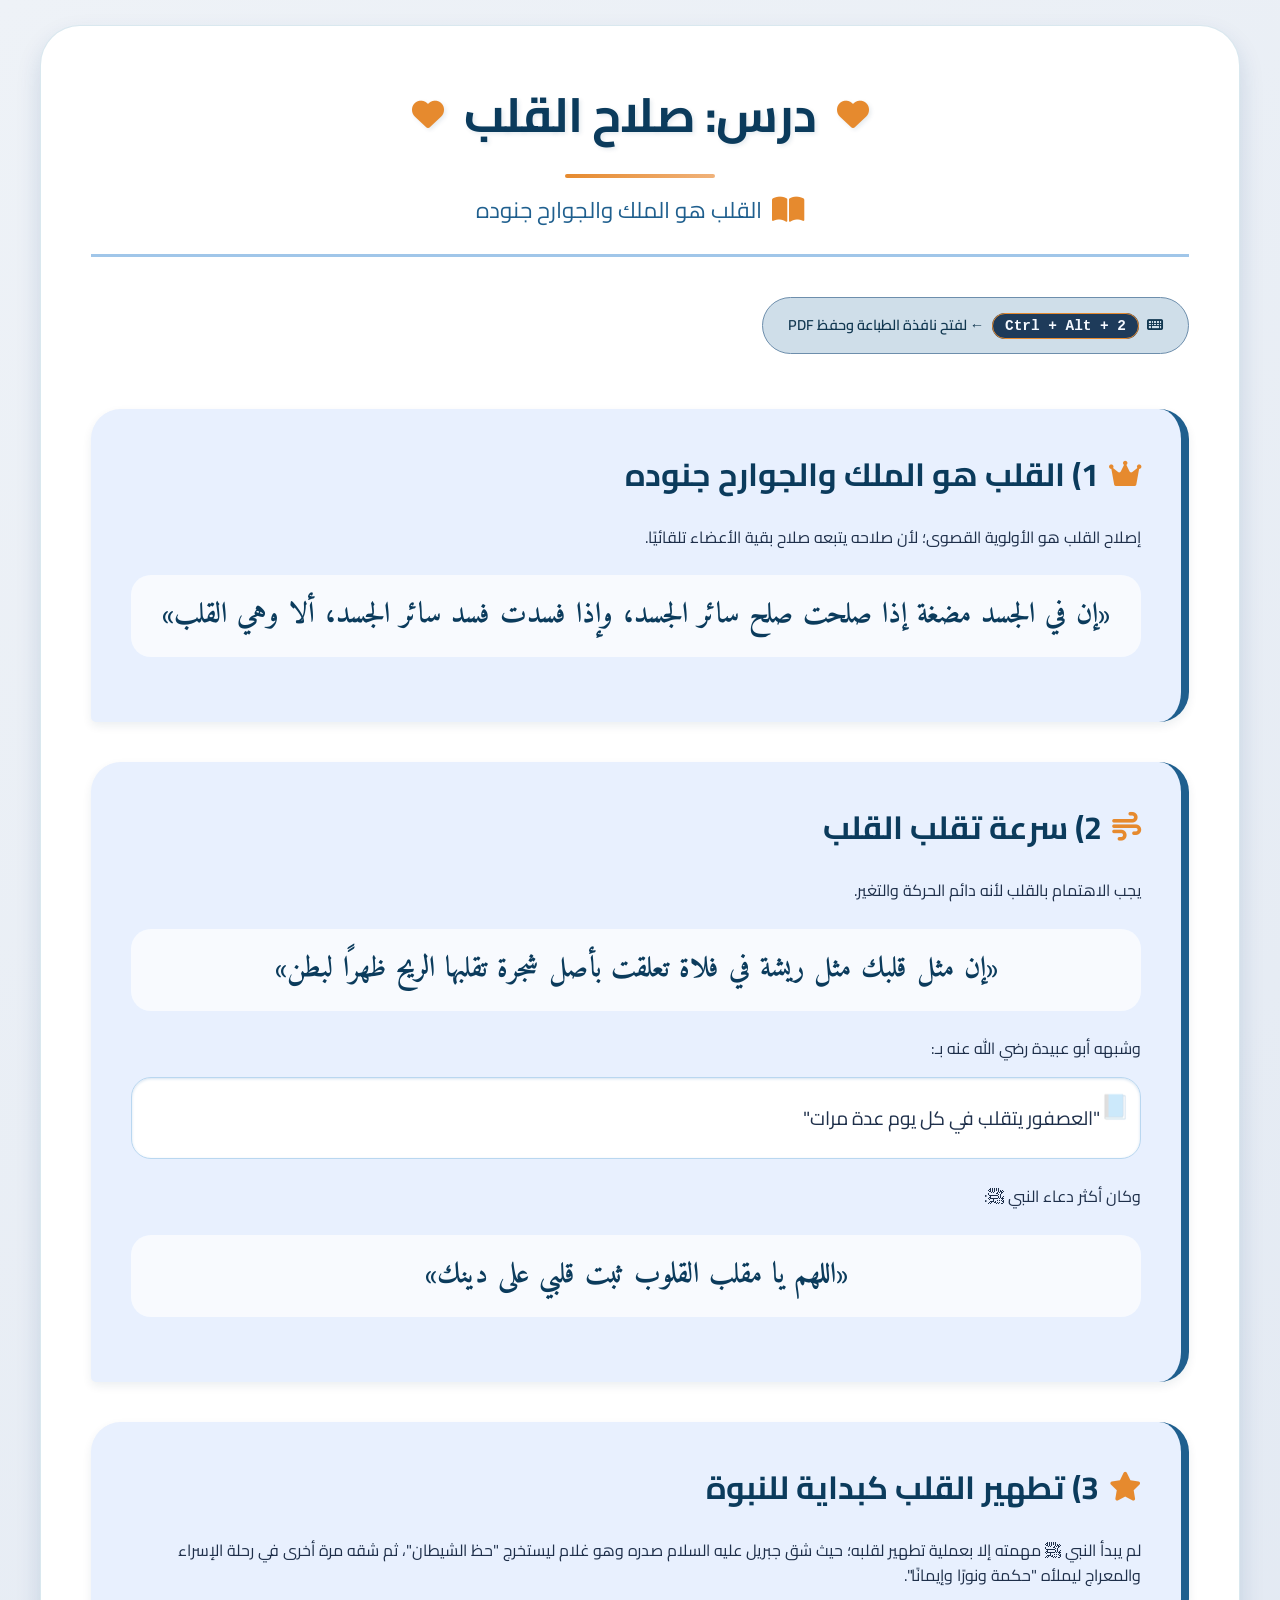
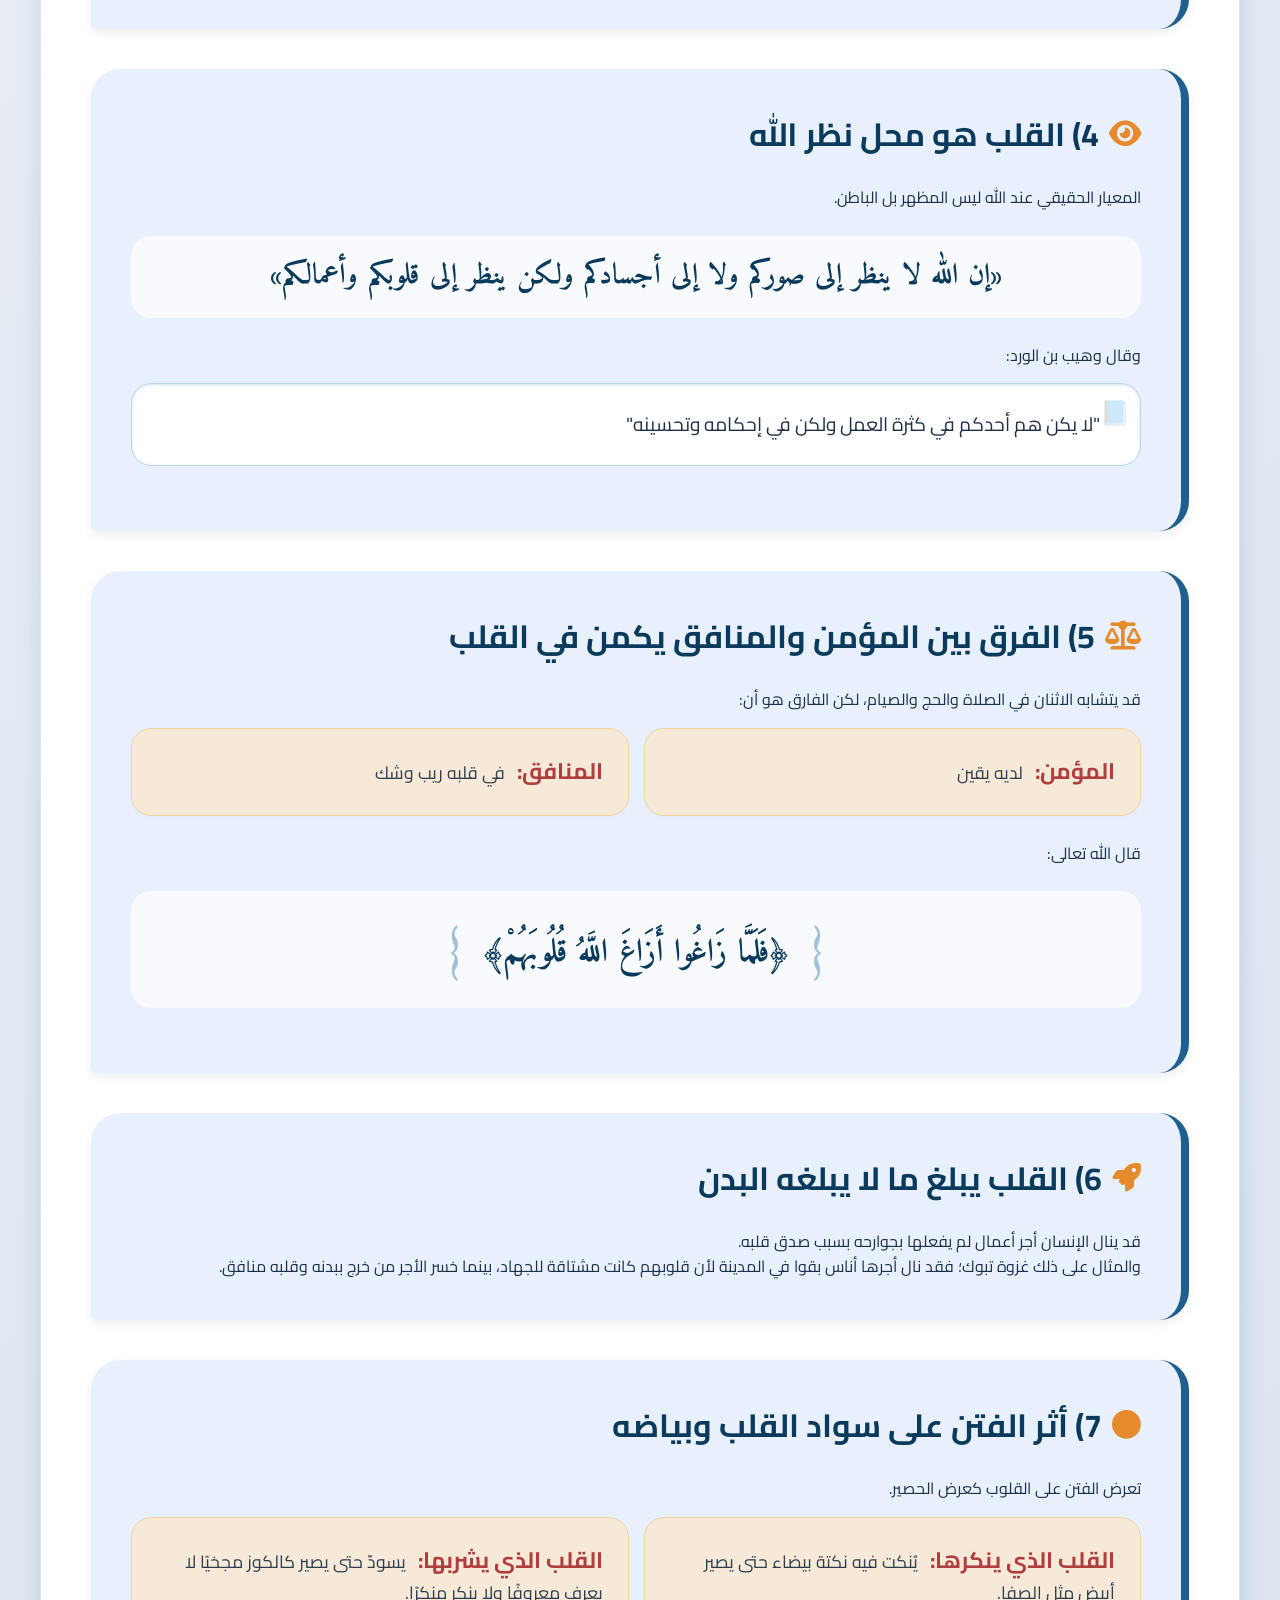
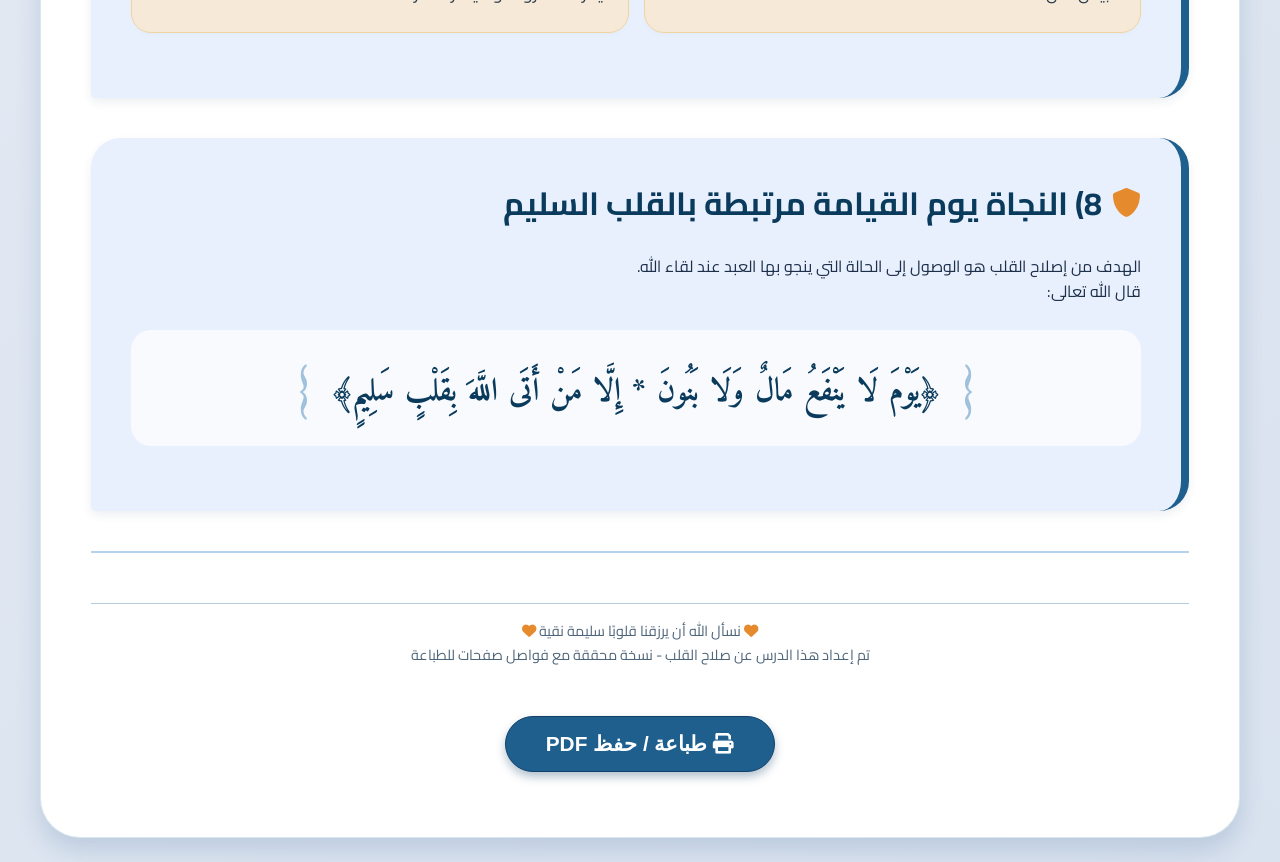
<file: Tarawih.html>
<!DOCTYPE html>
<html lang="ar" dir="rtl">
<head>
    <meta charset="UTF-8">
    <meta name="viewport" content="width=device-width, initial-scale=1.0, maximum-scale=1.5, user-scalable=yes">
    <title>درس: صلاح القلب</title>
    <!-- الخطوط العربية -->
    <link rel="preconnect" href="https://fonts.googleapis.com">
    <link rel="preconnect" href="https://fonts.gstatic.com" crossorigin>
    <link href="https://fonts.googleapis.com/css2?family=Amiri:ital,wght@0,400;0,700;1,400&family=Cairo:wght@400;600;700&display=swap" rel="stylesheet">
    <!-- Font Awesome للأيقونات -->
    <link rel="stylesheet" href="https://cdnjs.cloudflare.com/ajax/libs/font-awesome/6.0.0-beta3/css/all.min.css">
    
    <style>
        /* ===== المتغيرات العامة ===== */
        :root {
            --primary-dark: #0b3b5c;
            --primary-medium: #1f5f8e;
            --primary-light: #4a89b9;
            --primary-soft: #e8f0fe;
            --accent-warm: #e68a2e;
            --accent-soft: #f7e9d7;
            --accent-border: #f1d5a0;
            --neutral-white: #ffffff;
            --neutral-bg: #f8f9fa;
            --neutral-border: #dee2e6;
            --text-dark: #1e2f4a;
            --text-medium: #2c3e50;
            --text-soft: #4f6579;
            --shadow-sm: 0 4px 10px rgba(0, 45, 80, 0.08);
            --shadow-md: 0 12px 24px rgba(0, 60, 120, 0.15);
            --shadow-lg: 0 30px 60px rgba(0, 0, 0, 0.3);
            --gradient-bg: linear-gradient(145deg, #eef2f7 0%, #d9e2ef 100%);
            --gradient-progress: linear-gradient(90deg, #e68a2e, #f0b27a);
            --border-radius-lg: 40px;
            --border-radius-md: 30px;
            --border-radius-sm: 20px;
            --border-radius-xs: 15px;
            --transition-default: all 0.3s ease;
            
            /* أحجام الخطوط المتغيرة */
            --font-size-xl: clamp(2rem, 5vw, 3rem);
            --font-size-lg: clamp(1.4rem, 4vw, 2rem);
            --font-size-md: clamp(1.1rem, 3vw, 1.4rem);
            --font-size-sm: clamp(0.9rem, 2.5vw, 1.1rem);
            --font-size-xs: clamp(0.8rem, 2vw, 0.9rem);
            
            /* المسافات المتغيرة */
            --spacing-xs: clamp(5px, 2vw, 10px);
            --spacing-sm: clamp(10px, 3vw, 15px);
            --spacing-md: clamp(15px, 4vw, 25px);
            --spacing-lg: clamp(20px, 5vw, 40px);
            --spacing-xl: clamp(30px, 6vw, 50px);
        }

        /* ===== إعدادات أساسية ===== */
        * {
            margin: 0;
            padding: 0;
            box-sizing: border-box;
        }

        html {
            font-size: 16px;
            scroll-behavior: smooth;
        }

        body {
            font-family: 'Cairo', sans-serif;
            background: var(--gradient-bg);
            color: var(--text-dark);
            line-height: 1.6;
            min-height: 100vh;
            padding: var(--spacing-md);
            -webkit-font-smoothing: antialiased;
            -moz-osx-font-smoothing: grayscale;
        }

        /* ===== الحاوية الرئيسية ===== */
        .container {
            max-width: 1200px;
            margin: 0 auto;
            background-color: var(--neutral-white);
            box-shadow: var(--shadow-md);
            border-radius: var(--border-radius-lg);
            overflow: hidden;
            padding: var(--spacing-xl);
            border: 1px solid rgba(0, 105, 150, 0.15);
            transition: var(--transition-default);
            width: 100%;
        }

        .container:hover {
            box-shadow: var(--shadow-lg);
        }

        /* ===== تنسيقات الطباعة المحسنة ===== */
        @media print {
            body {
                background: white;
                padding: 0.5cm;
            }
            
            .container {
                box-shadow: none;
                border: 1px solid #b0c4de;
                border-radius: 0;
                padding: 1cm;
                max-width: 100%;
                margin: 0 auto;
            }
            
            .no-print {
                display: none !important;
            }
            
            .hadith-text {
                font-size: 16pt !important;
                line-height: 1.6 !important;
                page-break-inside: avoid;
            }
            
            .point-card {
                break-inside: avoid;
                page-break-inside: avoid;
            }
            
            h1, h2, .section-title {
                page-break-after: avoid;
            }
            
            /* فواصل الصفحات الذكية */
            .page-break {
                page-break-before: always;
                break-before: page;
                margin-top: 2cm;
            }
            
            .page-break-avoid {
                page-break-inside: avoid;
                break-inside: avoid;
            }
            
            /* تجنب فصل العناوين عن المحتوى */
            h1, h2, .section-title {
                page-break-after: avoid;
            }
            
            /* تحسين الهوامش للطباعة */
            @page {
                margin: 2cm;
                size: A4;
            }
            
            @page :first {
                margin-top: 3cm;
            }
        }

        /* ===== فواصل الصفحات للشاشة ===== */
        .page-break {
            display: block;
            height: 1px;
            background: linear-gradient(90deg, transparent, var(--primary-light), transparent);
            margin: var(--spacing-xl) 0;
        }
        
        @media screen {
            .page-break {
                display: none; /* إخفاء فواصل الصفحات على الشاشة */
            }
        }

        /* ===== العناوين الرئيسية ===== */
        h1 {
            font-size: var(--font-size-xl);
            color: var(--primary-dark);
            text-align: center;
            margin-bottom: var(--spacing-sm);
            font-weight: 700;
            letter-spacing: -0.5px;
            text-shadow: 2px 2px 4px rgba(0, 60, 100, 0.1);
            position: relative;
            padding-bottom: var(--spacing-md);
            display: flex;
            align-items: center;
            justify-content: center;
            flex-wrap: wrap;
            gap: 10px;
        }

        h1::after {
            content: '';
            position: absolute;
            bottom: 0;
            left: 50%;
            transform: translateX(-50%);
            width: min(150px, 30%);
            height: 4px;
            background: var(--gradient-progress);
            border-radius: 2px;
        }

        .subhead {
            text-align: center;
            font-size: var(--font-size-md);
            color: var(--primary-medium);
            margin-bottom: var(--spacing-lg);
            padding-bottom: var(--spacing-md);
            border-bottom: 3px solid #a0c6e9;
            font-weight: 400;
            display: flex;
            align-items: center;
            justify-content: center;
            flex-wrap: wrap;
            gap: 10px;
        }

        .subhead i {
            font-size: clamp(1.4rem, 4vw, 1.8rem);
            color: var(--accent-warm);
        }

        /* ===== بطاقات النقاط الرئيسية ===== */
        .point-card {
            background: var(--primary-soft);
            padding: var(--spacing-lg);
            border-radius: var(--border-radius-md) var(--border-radius-md) var(--border-radius-md) 5px;
            margin: var(--spacing-lg) 0 var(--spacing-md);
            border-right: 8px solid var(--primary-medium);
            box-shadow: var(--shadow-sm);
            transition: var(--transition-default);
            width: 100%;
        }

        .point-card:hover {
            transform: translateY(-3px);
            box-shadow: var(--shadow-md);
        }

        .point-title {
            font-size: var(--font-size-lg);
            color: var(--primary-dark);
            margin-bottom: var(--spacing-md);
            font-weight: 700;
            display: flex;
            align-items: center;
            gap: 10px;
        }

        .point-title i {
            color: var(--accent-warm);
            font-size: 1.8rem;
        }

        .hadith-text {
            font-family: 'Amiri', serif;
            font-size: clamp(1.3rem, 4vw, 1.8rem);
            line-height: 1.8;
            text-align: center;
            color: var(--primary-dark);
            margin: var(--spacing-md) 0;
            word-spacing: 2px;
            font-weight: 700;
            position: relative;
            padding: var(--spacing-sm);
            background: rgba(255,255,255,0.7);
            border-radius: var(--border-radius-sm);
        }

        .aya-text {
            font-family: 'Amiri', serif;
            font-size: clamp(1.4rem, 5vw, 2rem);
            line-height: 1.8;
            text-align: center;
            color: var(--primary-dark);
            margin: var(--spacing-md) 0;
            word-spacing: 2px;
            font-weight: 700;
            position: relative;
            padding: var(--spacing-sm);
            background: rgba(255,255,255,0.7);
            border-radius: var(--border-radius-sm);
        }

        .aya-text::before,
        .aya-text::after {
            font-family: 'Amiri', serif;
            font-size: clamp(2rem, 6vw, 3rem);
            color: var(--primary-light);
            opacity: 0.5;
            margin: 0 5px;
        }

        .aya-text::before {
            content: '{';
        }

        .aya-text::after {
            content: '}';
        }

        /* ===== أقسام العنوان ===== */
        .section-title {
            font-size: clamp(1.6rem, 4vw, 2.2rem);
            font-weight: 700;
            color: var(--primary-dark);
            margin-top: var(--spacing-xl);
            margin-bottom: var(--spacing-md);
            padding-right: var(--spacing-sm);
            border-right: 6px solid var(--accent-warm);
            position: relative;
            word-break: break-word;
        }

        .section-subtitle {
            font-size: clamp(1.3rem, 3.5vw, 1.8rem);
            font-weight: 600;
            color: var(--primary-medium);
            margin: var(--spacing-md) 0 var(--spacing-sm);
            background: var(--accent-soft);
            display: inline-block;
            padding: 5px 20px;
            border-radius: 50px;
            border: 1px solid var(--accent-border);
            max-width: 100%;
            word-break: break-word;
        }

        /* ===== شبكة المعاني ===== */
        .meanings-grid {
            display: grid;
            grid-template-columns: repeat(auto-fit, minmax(min(280px, 100%), 1fr));
            gap: var(--spacing-sm);
            margin: var(--spacing-sm) 0 var(--spacing-md);
        }

        .meaning-item {
            background: var(--accent-soft);
            padding: var(--spacing-md);
            border-radius: var(--border-radius-sm);
            border: 1px solid var(--accent-border);
            box-shadow: 0 2px 5px rgba(0, 0, 0, 0.02);
            transition: var(--transition-default);
            height: fit-content;
        }

        .meaning-item:hover {
            transform: translateY(-2px);
            box-shadow: 0 5px 15px rgba(0, 0, 0, 0.05);
        }

        .meaning-item strong {
            color: #b13e3e;
            font-size: var(--font-size-md);
            display: inline-block;
            margin-left: 8px;
            font-weight: 700;
        }

        .meaning-item span {
            color: var(--text-medium);
            font-size: var(--font-size-sm);
        }

        /* ===== التفسير ===== */
        .interpretation {
            background: var(--neutral-white);
            padding: var(--spacing-md) var(--spacing-lg);
            border-radius: var(--border-radius-sm);
            margin: var(--spacing-sm) 0 var(--spacing-md);
            border: 1px solid #b9d7f0;
            box-shadow: inset 0 1px 3px #d4e2f0;
            font-size: var(--font-size-sm);
            position: relative;
            overflow: hidden;
            word-break: break-word;
        }

        .interpretation::before {
            content: '📘';
            position: absolute;
            top: 10px;
            right: 10px;
            font-size: 1.5rem;
            opacity: 0.2;
            pointer-events: none;
        }

        /* ===== صناديق المعلومات ===== */
        .insight-box {
            background: #d4e6f5;
            padding: var(--spacing-lg);
            border-radius: var(--border-radius-md) 10px var(--border-radius-md) 10px;
            margin: var(--spacing-lg) 0;
            border: 2px dashed var(--primary-medium);
            position: relative;
            word-break: break-word;
        }

        .insight-box p {
            font-size: var(--font-size-md);
            margin-bottom: var(--spacing-sm);
        }

        .insight-box i {
            color: var(--primary-medium);
            font-weight: bold;
        }

        /* ===== الشارات ===== */
        .badge {
            background: var(--accent-warm);
            color: #1a2b3c;
            font-weight: 700;
            padding: 5px 15px;
            border-radius: 30px;
            display: inline-block;
            margin-bottom: var(--spacing-sm);
            font-size: clamp(1.1rem, 3vw, 1.4rem);
            box-shadow: 0 2px 5px rgba(0,0,0,0.1);
            word-break: break-word;
        }

        /* ===== معلومات اختصار الطباعة ===== */
        .print-shortcut-info {
            background: #cfdee9;
            color: #113750;
            padding: var(--spacing-sm) var(--spacing-md);
            border-radius: 40px;
            display: inline-block;
            font-size: var(--font-size-xs);
            margin-bottom: var(--spacing-sm);
            font-weight: 600;
            border: 1px solid #6d8eac;
            animation: pulse 2s infinite;
            width: fit-content;
            max-width: 100%;
            word-break: break-word;
        }

        @keyframes pulse {
            0% { opacity: 1; }
            50% { opacity: 0.8; }
            100% { opacity: 1; }
        }

        .shortcut-badge {
            background: #1e3b5a;
            color: #f5f9ff;
            font-family: monospace;
            font-size: var(--font-size-xs);
            padding: 4px 12px;
            border-radius: 30px;
            border: 1px solid var(--accent-warm);
            margin: 0 5px;
            white-space: nowrap;
        }

        /* ===== زر الطباعة ===== */
        .button-print {
            display: block;
            width: fit-content;
            margin: var(--spacing-xl) auto var(--spacing-sm);
            background: var(--primary-medium);
            color: white;
            border: none;
            padding: var(--spacing-sm) var(--spacing-lg);
            font-size: clamp(1rem, 3vw, 1.3rem);
            border-radius: 50px;
            cursor: pointer;
            transition: var(--transition-default);
            box-shadow: 0 5px 10px rgba(0, 50, 90, 0.3);
            border: 1px solid #12406b;
            font-weight: 600;
            position: relative;
            overflow: hidden;
            -webkit-tap-highlight-color: transparent;
        }

        .button-print::before {
            content: '';
            position: absolute;
            top: 50%;
            left: 50%;
            width: 0;
            height: 0;
            border-radius: 50%;
            background: rgba(255, 255, 255, 0.3);
            transform: translate(-50%, -50%);
            transition: width 0.6s, height 0.6s;
        }

        .button-print:hover::before {
            width: 300px;
            height: 300px;
        }

        .button-print:hover {
            background: #12406b;
            transform: scale(1.02);
            box-shadow: 0 8px 16px rgba(0, 40, 70, 0.4);
        }

        .button-print:active {
            transform: scale(0.98);
        }

        /* ===== تذييل الصفحة ===== */
        footer {
            margin-top: var(--spacing-xl);
            text-align: center;
            color: var(--text-soft);
            font-size: var(--font-size-xs);
            border-top: 1px solid #b6ccda;
            padding-top: var(--spacing-sm);
            word-break: break-word;
        }

        /* ===== خط فاصل ===== */
        hr {
            border: 1px solid #b3d2f0;
            margin: var(--spacing-lg) 0;
            width: 100%;
        }

        /* ===== شارة الأرقام ===== */
        .number-badge {
            background: var(--accent-warm);
            color: white;
            border-radius: 50%;
            width: 30px;
            height: 30px;
            min-width: 30px;
            display: inline-flex;
            align-items: center;
            justify-content: center;
            font-weight: bold;
            margin-left: 10px;
            box-shadow: 0 2px 5px rgba(0,0,0,0.2);
        }

        /* ===== قائمة منقطة ===== */
        .styled-list {
            list-style-type: none;
            padding-right: var(--spacing-md);
        }
        
        .styled-list li {
            margin-bottom: var(--spacing-xs);
            position: relative;
            padding-right: 25px;
        }
        
        .styled-list li::before {
            content: "•";
            color: var(--accent-warm);
            font-weight: bold;
            font-size: 1.5rem;
            position: absolute;
            right: 0;
            top: -5px;
        }

        /* ===== تحسينات للموبايل ===== */
        @media (max-width: 480px) {
            body {
                padding: 8px;
            }
            
            .container {
                padding: var(--spacing-md);
                border-radius: 25px;
            }
            
            .point-card {
                padding: var(--spacing-md);
                border-right-width: 6px;
            }
            
            .point-title {
                font-size: 1.4rem;
            }
            
            .shortcut-badge {
                white-space: normal;
                display: inline-block;
                margin: 5px 0;
            }
            
            .print-shortcut-info {
                text-align: center;
                width: 100%;
            }
        }

        /* ===== تحسينات للتابلت ===== */
        @media (min-width: 481px) and (max-width: 768px) {
            .container {
                padding: var(--spacing-lg);
            }
            
            .meanings-grid {
                grid-template-columns: repeat(2, 1fr);
            }
        }

        /* ===== تحسينات للشاشات الكبيرة ===== */
        @media (min-width: 1400px) {
            .container {
                max-width: 1400px;
            }
        }

        /* ===== تحسينات اللمس للموبايل ===== */
        @media (hover: none) and (pointer: coarse) {
            .point-card:hover,
            .meaning-item:hover,
            .button-print:hover {
                transform: none;
            }
            
            .button-print {
                padding: 15px 40px;
            }
        }

        /* ===== تحسينات للقراءة ===== */
        ::selection {
            background: var(--accent-warm);
            color: white;
        }

        /* ===== سكرول مخصص ===== */
        ::-webkit-scrollbar {
            width: 8px;
            height: 8px;
        }

        ::-webkit-scrollbar-track {
            background: var(--primary-soft);
        }

        ::-webkit-scrollbar-thumb {
            background: var(--primary-medium);
            border-radius: 4px;
        }

        ::-webkit-scrollbar-thumb:hover {
            background: var(--primary-dark);
        }

        /* ===== أنيميشن خفيف ===== */
        @keyframes fadeIn {
            from { opacity: 0; transform: translateY(20px); }
            to { opacity: 1; transform: translateY(0); }
        }

        .point-card, .section-title {
            animation: fadeIn 0.5s ease-out;
        }

        /* ===== أدوات مساعدة للعرض ===== */
        .text-center {
            text-align: center;
        }
        
        .w-100 {
            width: 100%;
        }
        
        .overflow-auto {
            overflow: auto;
            -webkit-overflow-scrolling: touch;
        }
        
        /* منع تجاوز النص */
        p, h1, h2, h3, h4 {
            overflow-wrap: break-word;
            word-wrap: break-word;
            -webkit-hyphens: auto;
            -ms-hyphens: auto;
            hyphens: auto;
        }
        
        /* تنسيق خاص للنقاط */
        .dot-point {
            margin-bottom: 10px;
            padding-right: 20px;
            position: relative;
        }
        
        .dot-point::before {
            content: "•";
            color: var(--accent-warm);
            font-weight: bold;
            font-size: 1.2rem;
            position: absolute;
            right: 0;
        }

        /* تنسيق خاص للقلب */
        .heart-icon {
            color: #e68a2e;
            font-size: 2rem;
            margin: 0 10px;
        }
    </style>
</head>
<body>
    <div class="container">
        <!-- العنوان الرئيسي -->
        <h1>
            <i class="fas fa-heart heart-icon"></i> 
            درس: صلاح القلب 
            <i class="fas fa-heart heart-icon"></i>
        </h1>
        <div class="subhead">
            <i class="fas fa-book-open"></i> 
            القلب هو الملك والجوارح جنوده
        </div>

        <!-- معلومات اختصار الطباعة -->
        <div class="print-shortcut-info no-print">
            <i class="fas fa-keyboard"></i> 
            <span class="shortcut-badge">Ctrl + Alt + 2</span> 
            ← لفتح نافذة الطباعة وحفظ PDF
        </div>

        <!-- ================ صفحة 1: النقطة 1 ================ -->
        <div class="page-break-avoid">
            <div class="point-card">
                <div class="point-title">
                    <i class="fas fa-crown"></i>
                    1) القلب هو الملك والجوارح جنوده
                </div>
                <p>إصلاح القلب هو الأولوية القصوى؛ لأن صلاحه يتبعه صلاح بقية الأعضاء تلقائيًا.</p>
                <div class="hadith-text">
                    «إن في الجسد مضغة إذا صلحت صلح سائر الجسد، وإذا فسدت فسد سائر الجسد، ألا وهي القلب»
                </div>
            </div>
        </div>

        <div class="page-break"></div>

        <!-- ================ صفحة 2: النقطة 2 ================ -->
        <div class="page-break-avoid">
            <div class="point-card">
                <div class="point-title">
                    <i class="fas fa-wind"></i>
                    2) سرعة تقلب القلب
                </div>
                <p>يجب الاهتمام بالقلب لأنه دائم الحركة والتغير.</p>
                <div class="hadith-text">
                    «إن مثل قلبك مثل ريشة في فلاة تعلقت بأصل شجرة تقلبها الريح ظهرًا لبطن»
                </div>
                <p>وشبهه أبو عبيدة رضي الله عنه بـ:</p>
                <div class="interpretation" style="font-size: 1.2rem;">
                    "العصفور يتقلب في كل يوم عدة مرات"
                </div>
                <p>وكان أكثر دعاء النبي ﷺ:</p>
                <div class="hadith-text">
                    «اللهم يا مقلب القلوب ثبت قلبي على دينك»
                </div>
            </div>
        </div>

        <div class="page-break"></div>

        <!-- ================ صفحة 3: النقطة 3 ================ -->
        <div class="page-break-avoid">
            <div class="point-card">
                <div class="point-title">
                    <i class="fas fa-star"></i>
                    3) تطهير القلب كبداية للنبوة
                </div>
                <p>لم يبدأ النبي ﷺ مهمته إلا بعملية تطهير لقلبه؛ حيث شق جبريل عليه السلام صدره وهو غلام ليستخرج "حظ الشيطان"، ثم شقه مرة أخرى في رحلة الإسراء والمعراج ليملأه "حكمة ونورًا وإيمانًا".</p>
            </div>
        </div>

        <div class="page-break"></div>

        <!-- ================ صفحة 4: النقطة 4 ================ -->
        <div class="page-break-avoid">
            <div class="point-card">
                <div class="point-title">
                    <i class="fas fa-eye"></i>
                    4) القلب هو محل نظر الله
                </div>
                <p>المعيار الحقيقي عند الله ليس المظهر بل الباطن.</p>
                <div class="hadith-text">
                    «إن الله لا ينظر إلى صوركم ولا إلى أجسادكم ولكن ينظر إلى قلوبكم وأعمالكم»
                </div>
                <p>وقال وهيب بن الورد:</p>
                <div class="interpretation" style="font-size: 1.2rem;">
                    "لا يكن هم أحدكم في كثرة العمل ولكن في إحكامه وتحسينه"
                </div>
            </div>
        </div>

        <div class="page-break"></div>

        <!-- ================ صفحة 5: النقطة 5 ================ -->
        <div class="page-break-avoid">
            <div class="point-card">
                <div class="point-title">
                    <i class="fas fa-balance-scale"></i>
                    5) الفرق بين المؤمن والمنافق يكمن في القلب
                </div>
                <p>قد يتشابه الاثنان في الصلاة والحج والصيام، لكن الفارق هو أن:</p>
                <div class="meanings-grid">
                    <div class="meaning-item"><strong>المؤمن:</strong> <span>لديه يقين</span></div>
                    <div class="meaning-item"><strong>المنافق:</strong> <span>في قلبه ريب وشك</span></div>
                </div>
                <p>قال الله تعالى:</p>
                <div class="aya-text">
                    ﴿فَلَمَّا زَاغُوا أَزَاغَ اللَّهُ قُلُوبَهُمْ﴾
                </div>
            </div>
        </div>

        <div class="page-break"></div>

        <!-- ================ صفحة 6: النقطة 6 ================ -->
        <div class="page-break-avoid">
            <div class="point-card">
                <div class="point-title">
                    <i class="fas fa-rocket"></i>
                    6) القلب يبلغ ما لا يبلغه البدن
                </div>
                <p>قد ينال الإنسان أجر أعمال لم يفعلها بجوارحه بسبب صدق قلبه.</p>
                <p>والمثال على ذلك غزوة تبوك؛ فقد نال أجرها أناس بقوا في المدينة لأن قلوبهم كانت مشتاقة للجهاد، بينما خسر الأجر من خرج ببدنه وقلبه منافق.</p>
            </div>
        </div>

        <div class="page-break"></div>

        <!-- ================ صفحة 7: النقطة 7 ================ -->
        <div class="page-break-avoid">
            <div class="point-card">
                <div class="point-title">
                    <i class="fas fa-circle"></i>
                    7) أثر الفتن على سواد القلب وبياضه
                </div>
                <p>تعرض الفتن على القلوب كعرض الحصير.</p>
                <div class="meanings-grid">
                    <div class="meaning-item"><strong>القلب الذي ينكرها:</strong> <span>يُنكت فيه نكتة بيضاء حتى يصير أبيض مثل الصفا.</span></div>
                    <div class="meaning-item"><strong>القلب الذي يشربها:</strong> <span>يسودّ حتى يصير كالكوز مجخيًا لا يعرف معروفًا ولا ينكر منكرًا.</span></div>
                </div>
            </div>
        </div>

        <div class="page-break"></div>

        <!-- ================ صفحة 8: النقطة 8 ================ -->
        <div class="page-break-avoid">
            <div class="point-card">
                <div class="point-title">
                    <i class="fas fa-shield-alt"></i>
                    8) النجاة يوم القيامة مرتبطة بالقلب السليم
                </div>
                <p>الهدف من إصلاح القلب هو الوصول إلى الحالة التي ينجو بها العبد عند لقاء الله.</p>
                <p>قال الله تعالى:</p>
                <div class="aya-text">
                    ﴿يَوْمَ لَا يَنْفَعُ مَالٌ وَلَا بَنُونَ * إِلَّا مَنْ أَتَى اللَّهَ بِقَلْبٍ سَلِيمٍ﴾
                </div>
            </div>
        </div>

        <!-- ================ خاتمة ================ -->
        <hr>
        
        <footer>
            <i class="fas fa-heart" style="color: #e68a2e;"></i> 
            نسأل الله أن يرزقنا قلوبًا سليمة نقية 
            <i class="fas fa-heart" style="color: #e68a2e;"></i>
            <br>تم إعداد هذا الدرس عن صلاح القلب - نسخة محققة مع فواصل صفحات للطباعة
        </footer>

        <!-- زر الطباعة الاحتياطي -->
        <button class="button-print no-print" onclick="window.print()">
            <i class="fas fa-print"></i> طباعة / حفظ PDF
        </button>
    </div>

    <script>
        // اختصار لوحة المفاتيح Ctrl + Alt + 2 لفتح الطباعة
        document.addEventListener('keydown', function(e) {
            if (e.ctrlKey && e.altKey && e.key === '2') {
                e.preventDefault();
                window.print();
            }
        });

        // تنفيذ بعد تحميل الصفحة
        window.addEventListener('load', function() {
            console.log('✅ درس: صلاح القلب جاهز');
        });
    </script>
</body>
</html>
</file>
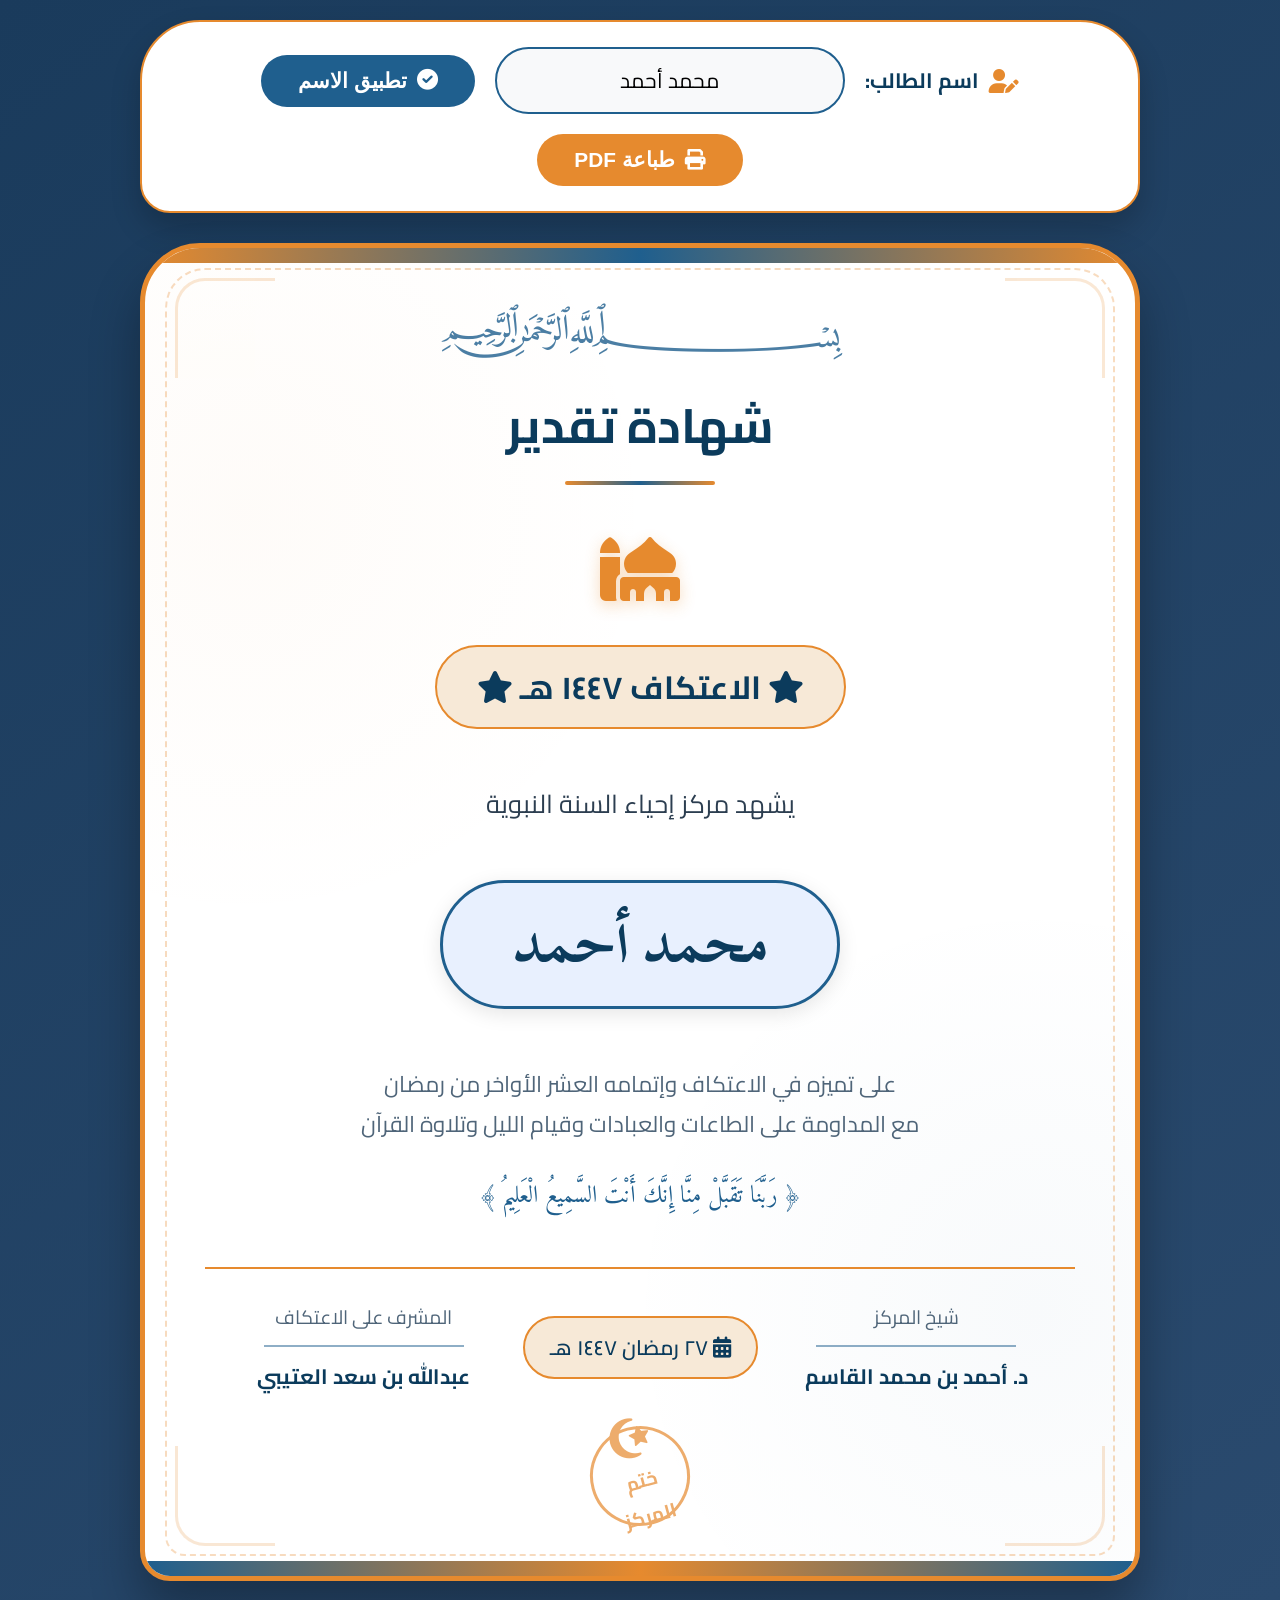
<file: Wakeah1.html>
<!DOCTYPE html>
<html lang="ar" dir="rtl">
<head>
    <meta charset="UTF-8">
    <meta name="viewport" content="width=device-width, initial-scale=1.0">
    <title>شهادة تقدير - الاعتكاف ١٤٤٧</title>
    <!-- الخطوط العربية -->
    <link rel="preconnect" href="https://fonts.googleapis.com">
    <link rel="preconnect" href="https://fonts.gstatic.com" crossorigin>
    <link href="https://fonts.googleapis.com/css2?family=Amiri:ital,wght@0,400;0,700;1,400&family=Cairo:wght@400;600;700&family=Scheherazade+New:wght@400;700&display=swap" rel="stylesheet">
    <!-- Font Awesome للأيقونات -->
    <link rel="stylesheet" href="https://cdnjs.cloudflare.com/ajax/libs/font-awesome/6.0.0-beta3/css/all.min.css">
    
    <style>
        * {
            margin: 0;
            padding: 0;
            box-sizing: border-box;
        }

        body {
            font-family: 'Cairo', sans-serif;
            background: linear-gradient(145deg, #1a3b5c 0%, #2a4a6e 100%);
            min-height: 100vh;
            display: flex;
            align-items: center;
            justify-content: center;
            padding: 20px;
        }

        /* ===== الحاوية الرئيسية ===== */
        .container {
            max-width: 1000px;
            width: 100%;
        }

        /* ===== قسم الإدخال ===== */
        .input-section {
            background: white;
            border-radius: 60px 60px 30px 30px;
            padding: 25px 30px;
            margin-bottom: 30px;
            box-shadow: 0 15px 30px rgba(0,0,0,0.2);
            border: 2px solid #e68a2e;
            display: flex;
            align-items: center;
            justify-content: center;
            gap: 20px;
            flex-wrap: wrap;
        }

        .input-section label {
            font-size: 1.3rem;
            color: #0b3b5c;
            font-weight: 700;
            display: flex;
            align-items: center;
            gap: 10px;
        }

        .input-section label i {
            color: #e68a2e;
            font-size: 1.5rem;
        }

        .input-section input {
            font-family: 'Cairo', sans-serif;
            font-size: 1.3rem;
            padding: 12px 25px;
            border: 2px solid #1f5f8e;
            border-radius: 50px;
            width: 350px;
            max-width: 100%;
            background: #f8f9fa;
            transition: all 0.3s;
            text-align: center;
        }

        .input-section input:focus {
            outline: none;
            border-color: #e68a2e;
            box-shadow: 0 0 15px rgba(230, 138, 46, 0.3);
        }

        .print-btn {
            background: #1f5f8e;
            color: white;
            border: none;
            padding: 12px 35px;
            font-size: 1.3rem;
            border-radius: 50px;
            cursor: pointer;
            transition: all 0.3s;
            display: flex;
            align-items: center;
            gap: 10px;
            font-weight: 600;
            border: 2px solid transparent;
        }

        .print-btn:hover {
            background: #12406b;
            transform: scale(1.05);
            border-color: #e68a2e;
        }

        /* ===== شهادة التقدير ===== */
        .certificate {
            background: white;
            border-radius: 60px 60px 30px 30px;
            padding: 50px 60px;
            box-shadow: 0 30px 50px rgba(0,0,0,0.3);
            position: relative;
            overflow: hidden;
            border: 5px solid #e68a2e;
            background-image: 
                radial-gradient(circle at 10% 20%, rgba(230, 138, 46, 0.03) 0%, transparent 30%),
                radial-gradient(circle at 90% 80%, rgba(31, 95, 142, 0.03) 0%, transparent 30%);
        }

        /* الزخارف الإسلامية */
        .certificate::before {
            content: '';
            position: absolute;
            top: 0;
            left: 0;
            right: 0;
            height: 15px;
            background: linear-gradient(90deg, #e68a2e, #1f5f8e, #e68a2e);
        }

        .certificate::after {
            content: '';
            position: absolute;
            bottom: 0;
            left: 0;
            right: 0;
            height: 15px;
            background: linear-gradient(90deg, #1f5f8e, #e68a2e, #1f5f8e);
        }

        .border-pattern {
            position: absolute;
            top: 20px;
            left: 20px;
            right: 20px;
            bottom: 20px;
            border: 2px dashed #e68a2e;
            border-radius: 40px 40px 20px 20px;
            pointer-events: none;
            opacity: 0.3;
        }

        .corner-decoration {
            position: absolute;
            width: 100px;
            height: 100px;
            border: 3px solid #e68a2e;
            opacity: 0.2;
        }

        .corner-1 {
            top: 30px;
            right: 30px;
            border-left: none;
            border-bottom: none;
            border-radius: 0 30px 0 0;
        }

        .corner-2 {
            top: 30px;
            left: 30px;
            border-right: none;
            border-bottom: none;
            border-radius: 30px 0 0 0;
        }

        .corner-3 {
            bottom: 30px;
            right: 30px;
            border-left: none;
            border-top: none;
            border-radius: 0 0 30px 0;
        }

        .corner-4 {
            bottom: 30px;
            left: 30px;
            border-right: none;
            border-top: none;
            border-radius: 0 0 0 30px;
        }

        /* محتوى الشهادة */
        .certificate-content {
            position: relative;
            z-index: 2;
            text-align: center;
        }

        .bismillah {
            font-family: 'Amiri', serif;
            font-size: 2.2rem;
            color: #1f5f8e;
            margin-bottom: 20px;
            opacity: 0.8;
        }

        .cert-title {
            font-size: 3rem;
            color: #0b3b5c;
            font-weight: 700;
            margin-bottom: 10px;
            position: relative;
            display: inline-block;
            padding-bottom: 15px;
        }

        .cert-title::after {
            content: '';
            position: absolute;
            bottom: 0;
            left: 50%;
            transform: translateX(-50%);
            width: 150px;
            height: 4px;
            background: linear-gradient(90deg, #e68a2e, #1f5f8e, #e68a2e);
            border-radius: 2px;
        }

        .cert-subtitle {
            font-size: 1.6rem;
            color: #1f5f8e;
            margin: 20px 0 15px;
            font-weight: 600;
        }

        .cert-icon {
            font-size: 4rem;
            color: #e68a2e;
            margin: 15px 0;
            text-shadow: 0 5px 15px rgba(230, 138, 46, 0.3);
        }

        .cert-year {
            font-size: 2rem;
            color: #0b3b5c;
            margin-bottom: 25px;
            background: #f7e9d7;
            display: inline-block;
            padding: 10px 40px;
            border-radius: 50px;
            font-weight: 700;
            border: 2px solid #e68a2e;
        }

        .cert-text {
            font-size: 1.6rem;
            color: #2c3e50;
            margin: 25px 0;
            line-height: 2;
        }

        .student-name-container {
            background: #e8f0fe;
            padding: 25px 40px;
            border-radius: 80px;
            margin: 25px 0;
            border: 3px solid #1f5f8e;
            display: inline-block;
            min-width: 400px;
            max-width: 100%;
            box-shadow: 0 5px 20px rgba(0,0,0,0.1);
        }

        .student-name {
            font-family: 'Scheherazade New', serif;
            font-size: 3.5rem;
            color: #0b3b5c;
            font-weight: 700;
            line-height: 1.3;
            word-break: break-word;
        }

        .student-name-placeholder {
            font-family: 'Scheherazade New', serif;
            font-size: 3rem;
            color: #b13e3e;
            font-weight: 700;
            opacity: 0.3;
            font-style: italic;
        }

        .cert-details {
            font-size: 1.4rem;
            color: #4f6579;
            margin: 30px 0;
            max-width: 700px;
            margin-left: auto;
            margin-right: auto;
            line-height: 1.8;
        }

        .cert-footer {
            display: flex;
            justify-content: space-between;
            align-items: center;
            margin-top: 50px;
            padding-top: 30px;
            border-top: 2px solid #e68a2e;
            position: relative;
        }

        .signature {
            text-align: center;
            flex: 1;
        }

        .signature-line {
            width: 200px;
            height: 2px;
            background: #1f5f8e;
            margin: 10px auto;
            opacity: 0.5;
        }

        .signature-title {
            font-size: 1.2rem;
            color: #4f6579;
            margin-bottom: 5px;
        }

        .signature-name {
            font-size: 1.3rem;
            color: #0b3b5c;
            font-weight: 700;
        }

        .date {
            font-size: 1.3rem;
            color: #0b3b5c;
            font-weight: 600;
            background: #f7e9d7;
            padding: 10px 25px;
            border-radius: 50px;
            border: 2px solid #e68a2e;
        }

        .stamp {
            width: 100px;
            height: 100px;
            border: 3px solid #e68a2e;
            border-radius: 50%;
            display: flex;
            align-items: center;
            justify-content: center;
            font-size: 1.2rem;
            color: #e68a2e;
            font-weight: 700;
            transform: rotate(-15deg);
            opacity: 0.7;
            background: rgba(255,255,255,0.9);
            margin: 0 auto;
        }

        .stamp i {
            font-size: 2.5rem;
            margin-bottom: 5px;
        }

        .stamp-content {
            text-align: center;
        }

        /* ===== تنسيقات الطباعة ===== */
        @media print {
            body {
                background: white;
                padding: 0;
            }
            
            .container {
                max-width: 100%;
                margin: 0;
            }
            
            .input-section {
                display: none !important;
            }
            
            .certificate {
                box-shadow: none;
                border: 2px solid #e68a2e;
                padding: 40px 50px;
            }
            
            .student-name {
                font-size: 3rem;
            }
            
            @page {
                size: A4 landscape;
                margin: 1cm;
            }
        }

        /* ===== تحسينات للموبايل ===== */
        @media (max-width: 768px) {
            .certificate {
                padding: 30px 20px;
            }
            
            .cert-title {
                font-size: 2.2rem;
            }
            
            .student-name-container {
                min-width: 250px;
                padding: 15px 20px;
            }
            
            .student-name {
                font-size: 2.5rem;
            }
            
            .cert-footer {
                flex-direction: column;
                gap: 30px;
            }
            
            .date {
                order: -1;
            }
        }
    </style>
</head>
<body>
    <div class="container">
        <!-- قسم الإدخال -->
        <div class="input-section no-print">
            <label>
                <i class="fas fa-user-pen"></i>
                اسم الطالب:
            </label>
            <input type="text" id="studentNameInput" placeholder="أدخل اسم الطالب هنا" value="محمد أحمد">
            <button class="print-btn" onclick="updateName()">
                <i class="fas fa-check-circle"></i>
                تطبيق الاسم
            </button>
            <button class="print-btn" onclick="window.print()" style="background: #e68a2e;">
                <i class="fas fa-print"></i>
                طباعة PDF
            </button>
        </div>

        <!-- شهادة التقدير -->
        <div class="certificate" id="certificate">
            <div class="border-pattern"></div>
            <div class="corner-decoration corner-1"></div>
            <div class="corner-decoration corner-2"></div>
            <div class="corner-decoration corner-3"></div>
            <div class="corner-decoration corner-4"></div>
            
            <div class="certificate-content">
                <!-- البسملة -->
                <div class="bismillah">
                    ﷽
                </div>
                
                <!-- العنوان الرئيسي -->
                <h1 class="cert-title">
                    شهادة تقدير
                </h1>
                
                <!-- الأيقونة -->
                <div class="cert-icon">
                    <i class="fas fa-mosque"></i>
                </div>
                
                <!-- السنة -->
                <div class="cert-year">
                    <i class="fas fa-star"></i>
                    الاعتكاف ١٤٤٧ هـ
                    <i class="fas fa-star"></i>
                </div>
                
                <!-- نص الشهادة -->
                <div class="cert-text">
                    يشهد مركز إحياء السنة النبوية
                </div>
                
                <!-- اسم الطالب (يتغير) -->
                <div class="student-name-container">
                    <div class="student-name" id="studentNameDisplay">محمد أحمد</div>
                </div>
                
                <!-- التفاصيل -->
                <div class="cert-details">
                    على تميزه في الاعتكاف وإتمامه العشر الأواخر من رمضان<br>
                    مع المداومة على الطاعات والعبادات وقيام الليل وتلاوة القرآن
                </div>
                
                <!-- دعاء -->
                <div style="font-family: 'Amiri', serif; font-size: 1.5rem; color: #1f5f8e; margin: 20px 0;">
                    ﴿ رَبَّنَا تَقَبَّلْ مِنَّا إِنَّكَ أَنْتَ السَّمِيعُ الْعَلِيمُ ﴾
                </div>
                
                <!-- تذييل الشهادة -->
                <div class="cert-footer">
                    <!-- التوقيع الأول -->
                    <div class="signature">
                        <div class="signature-title">شيخ المركز</div>
                        <div class="signature-line"></div>
                        <div class="signature-name">د. أحمد بن محمد القاسم</div>
                    </div>
                    
                    <!-- التاريخ -->
                    <div class="date">
                        <i class="fas fa-calendar-alt"></i>
                        ٢٧ رمضان ١٤٤٧ هـ
                    </div>
                    
                    <!-- التوقيع الثاني -->
                    <div class="signature">
                        <div class="signature-title">المشرف على الاعتكاف</div>
                        <div class="signature-line"></div>
                        <div class="signature-name">عبدالله بن سعد العتيبي</div>
                    </div>
                </div>
                
                <!-- ختم إضافي -->
                <div style="display: flex; justify-content: center; margin-top: 30px;">
                    <div class="stamp">
                        <div class="stamp-content">
                            <i class="fas fa-star-and-crescent"></i>
                            <div>ختم</div>
                            <div>المركز</div>
                        </div>
                    </div>
                </div>
            </div>
        </div>
    </div>

    <script>
        // دالة تحديث اسم الطالب
        function updateName() {
            const input = document.getElementById('studentNameInput');
            const display = document.getElementById('studentNameDisplay');
            const nameValue = input.value.trim();
            
            if (nameValue === '') {
                display.textContent = 'الطالب/ـة المتميز';
                display.classList.add('student-name-placeholder');
            } else {
                display.textContent = nameValue;
                display.classList.remove('student-name-placeholder');
            }
        }

        // تحديث الاسم عند تحميل الصفحة
        window.addEventListener('load', function() {
            updateName();
        });

        // تحديث الاسم عند الضغط على Enter
        document.getElementById('studentNameInput').addEventListener('keypress', function(e) {
            if (e.key === 'Enter') {
                updateName();
            }
        });

        // اختصار الطباعة Ctrl + P
        document.addEventListener('keydown', function(e) {
            if (e.ctrlKey && e.key === 'p') {
                e.preventDefault();
                window.print();
            }
        });
    </script>
</body>
</html>
</file>
